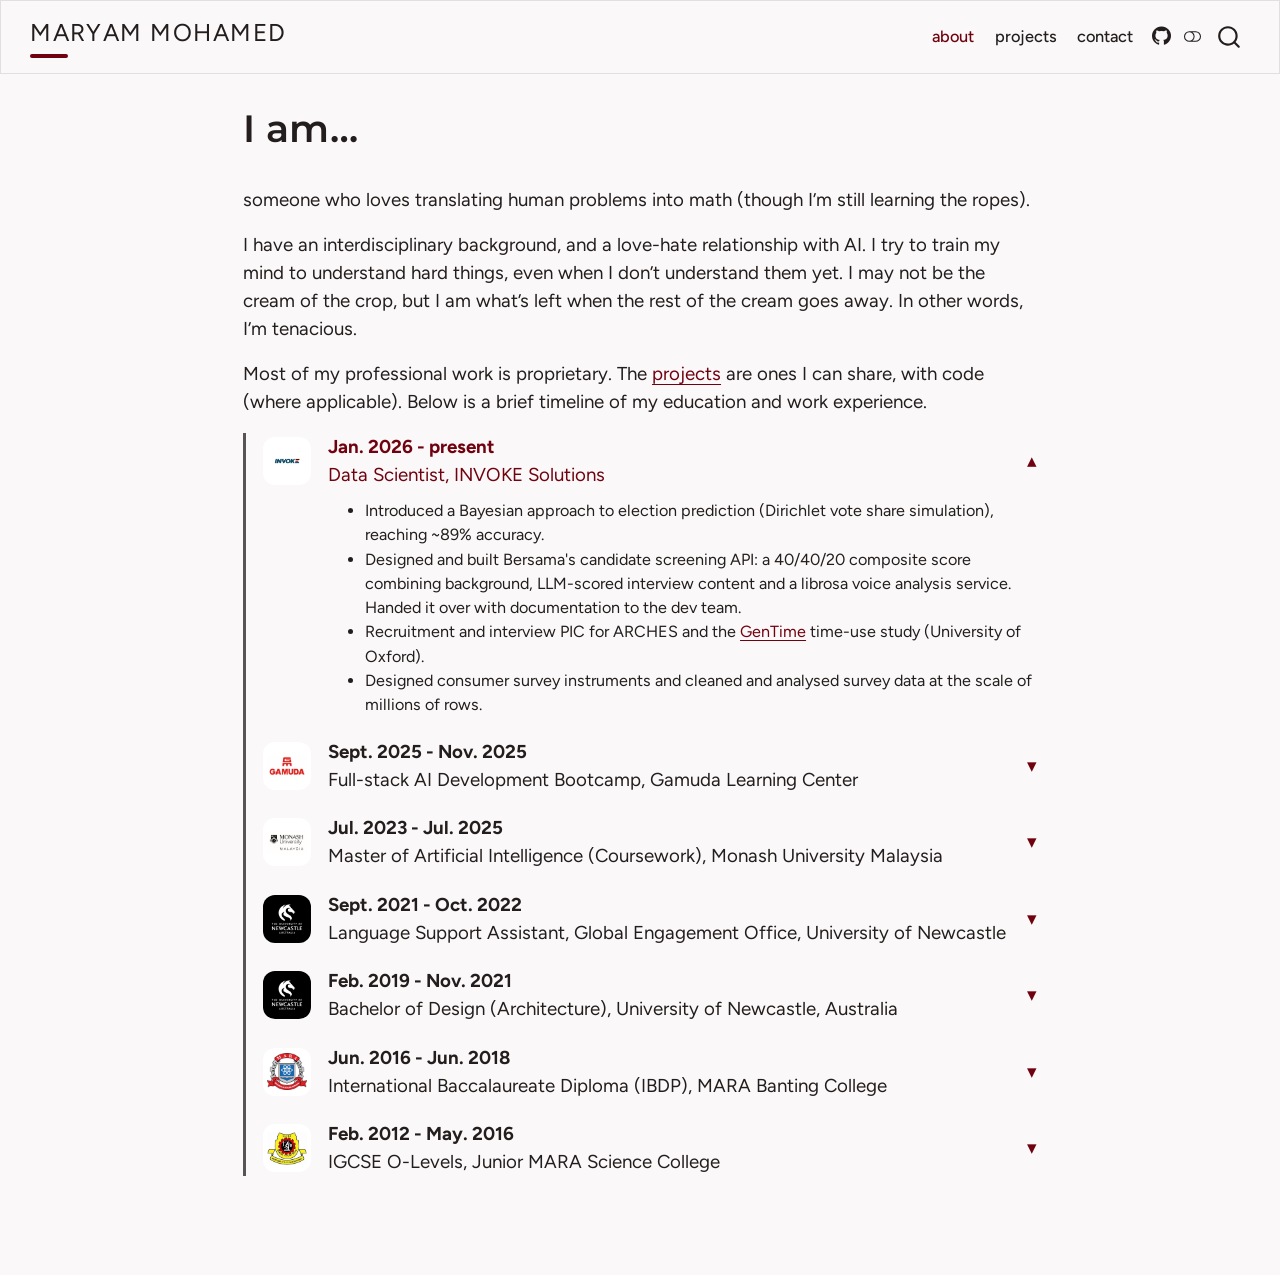
<file: docs/about.html>
<!DOCTYPE html>
<html xmlns="http://www.w3.org/1999/xhtml" lang="en" xml:lang="en"><head>

<meta charset="utf-8">
<meta name="generator" content="quarto-1.10.18">

<meta name="viewport" content="width=device-width, initial-scale=1.0, user-scalable=yes">


<title>About – Maryam Mohamed</title>
<style>
/* Default styles provided by pandoc.
** See https://pandoc.org/MANUAL.html#variables-for-html for config info.
*/
span.smallcaps{font-variant: small-caps;}
div.columns{display: flex; gap: 1.5em;}
div.column{flex: auto;}
@media screen {
div.columns{gap: min(4vw, 1.5em);}
div.column{overflow-x: auto;}
}
div.hanging-indent{margin-left: 1.5em; text-indent: -1.5em;}
ul.task-list{list-style: none;}
ul.task-list li input[type="checkbox"] {
  width: 0.8em;
  margin: 0 0.8em 0.2em -1em; /* quarto-specific, see https://github.com/quarto-dev/quarto-cli/issues/4556 */ 
  vertical-align: middle;
}
</style>


<script src="site_libs/quarto-nav/quarto-nav.js"></script>
<script src="site_libs/quarto-nav/headroom.min.js"></script>
<script src="site_libs/clipboard/clipboard.min.js"></script>
<script src="site_libs/quarto-search/autocomplete.umd.js"></script>
<script src="site_libs/quarto-search/fuse.min.js"></script>
<script src="site_libs/quarto-search/quarto-search.js"></script>
<meta name="quarto:offset" content="./">
<link href="./images/logo.png" rel="icon" type="image/png">
<script src="site_libs/quarto-html/quarto.js" type="module"></script>
<script src="site_libs/quarto-html/tabsets/tabsets.js" type="module"></script>
<script src="site_libs/quarto-html/popper.min.js"></script>
<script src="site_libs/quarto-html/tippy.umd.min.js"></script>
<script src="site_libs/quarto-html/anchor.min.js"></script>
<link href="site_libs/quarto-html/tippy.css" rel="stylesheet">
<link href="site_libs/quarto-html/quarto-syntax-highlighting-4ffc9315a0e0aea7fb861ee41eb61485.css" rel="stylesheet" class="quarto-color-scheme" id="quarto-text-highlighting-styles">
<link href="site_libs/quarto-html/quarto-syntax-highlighting-dark-dad56c6ca80291656006b91b1d5ec8f1.css" rel="stylesheet" class="quarto-color-scheme quarto-color-alternate" id="quarto-text-highlighting-styles">
<link href="site_libs/quarto-html/quarto-syntax-highlighting-4ffc9315a0e0aea7fb861ee41eb61485.css" rel="stylesheet" class="quarto-color-scheme-extra" id="quarto-text-highlighting-styles">
<script src="site_libs/bootstrap/bootstrap.min.js"></script>
<link href="site_libs/bootstrap/bootstrap-icons.css" rel="stylesheet">
<link href="site_libs/bootstrap/bootstrap-9ab8383e6a60ace7a70a84b6d76b96a6.min.css" rel="stylesheet" append-hash="true" class="quarto-color-scheme" id="quarto-bootstrap" data-mode="light">
<link href="site_libs/bootstrap/bootstrap-dark-97ca1bf4bb06ac5b35c1deb2603df031.min.css" rel="stylesheet" append-hash="true" class="quarto-color-scheme quarto-color-alternate" id="quarto-bootstrap" data-mode="dark">
<link href="site_libs/bootstrap/bootstrap-9ab8383e6a60ace7a70a84b6d76b96a6.min.css" rel="stylesheet" append-hash="true" class="quarto-color-scheme-extra" id="quarto-bootstrap" data-mode="light">
<script id="quarto-search-options" type="application/json">{
  "location": "navbar",
  "copy-button": false,
  "collapse-after": 3,
  "panel-placement": "end",
  "type": "overlay",
  "limit": 50,
  "keyboard-shortcut": [
    "f",
    "/",
    "s"
  ],
  "show-item-context": false,
  "language": {
    "search-no-results-text": "No results",
    "search-matching-documents-text": "matching documents",
    "search-copy-link-title": "Copy link to search",
    "search-hide-matches-text": "Hide additional matches",
    "search-more-match-text": "more match in this document",
    "search-more-matches-text": "more matches in this document",
    "search-clear-button-title": "Clear",
    "search-text-placeholder": "",
    "search-detached-cancel-button-title": "Cancel",
    "search-submit-button-title": "Submit",
    "search-label": "Search"
  }
}</script>
<style>html{ scroll-behavior: smooth; }</style>


<link rel="stylesheet" href="assets/mm-styles.css">
</head>

<body class="nav-fixed fullcontent quarto-light"><script id="quarto-html-before-body" type="application/javascript">
    const toggleBodyColorMode = (bsSheetEl) => {
      const mode = bsSheetEl.getAttribute("data-mode");
      const bodyEl = window.document.querySelector("body");
      if (mode === "dark") {
        bodyEl.classList.add("quarto-dark");
        bodyEl.classList.remove("quarto-light");
      } else {
        bodyEl.classList.add("quarto-light");
        bodyEl.classList.remove("quarto-dark");
      }
    }
    const toggleBodyColorPrimary = () => {
      const bsSheetEl = window.document.querySelector("link#quarto-bootstrap:not([rel=disabled-stylesheet])");
      if (bsSheetEl) {
        toggleBodyColorMode(bsSheetEl);
      }
    }
    const setColorSchemeToggle = (alternate) => {
      const toggles = window.document.querySelectorAll('.quarto-color-scheme-toggle');
      for (let i=0; i < toggles.length; i++) {
        const toggle = toggles[i];
        if (toggle) {
          if (alternate) {
            toggle.classList.add("alternate");
          } else {
            toggle.classList.remove("alternate");
          }
        }
      }
    };
    const toggleColorMode = (alternate) => {
      // Switch the stylesheets
      const primaryStylesheets = window.document.querySelectorAll('link.quarto-color-scheme:not(.quarto-color-alternate)');
      const alternateStylesheets = window.document.querySelectorAll('link.quarto-color-scheme.quarto-color-alternate');
      manageTransitions('#quarto-margin-sidebar .nav-link', false);
      if (alternate) {
        // note: dark is layered on light, we don't disable primary!
        enableStylesheet(alternateStylesheets);
        for (const sheetNode of alternateStylesheets) {
          if (sheetNode.id === "quarto-bootstrap") {
            toggleBodyColorMode(sheetNode);
          }
        }
      } else {
        disableStylesheet(alternateStylesheets);
        enableStylesheet(primaryStylesheets)
        toggleBodyColorPrimary();
      }
      manageTransitions('#quarto-margin-sidebar .nav-link', true);
      // Switch the toggles
      setColorSchemeToggle(alternate)
      // Hack to workaround the fact that safari doesn't
      // properly recolor the scrollbar when toggling (#1455)
      if (navigator.userAgent.indexOf('Safari') > 0 && navigator.userAgent.indexOf('Chrome') == -1) {
        manageTransitions("body", false);
        window.scrollTo(0, 1);
        setTimeout(() => {
          window.scrollTo(0, 0);
          manageTransitions("body", true);
        }, 40);
      }
    }
    const disableStylesheet = (stylesheets) => {
      for (let i=0; i < stylesheets.length; i++) {
        const stylesheet = stylesheets[i];
        stylesheet.rel = 'disabled-stylesheet';
      }
    }
    const enableStylesheet = (stylesheets) => {
      for (let i=0; i < stylesheets.length; i++) {
        const stylesheet = stylesheets[i];
        if(stylesheet.rel !== 'stylesheet') { // for Chrome, which will still FOUC without this check
          stylesheet.rel = 'stylesheet';
        }
      }
    }
    const manageTransitions = (selector, allowTransitions) => {
      const els = window.document.querySelectorAll(selector);
      for (let i=0; i < els.length; i++) {
        const el = els[i];
        if (allowTransitions) {
          el.classList.remove('notransition');
        } else {
          el.classList.add('notransition');
        }
      }
    }
    const isFileUrl = () => {
      return window.location.protocol === 'file:';
    }
    const hasAlternateSentinel = () => {
      let styleSentinel = getColorSchemeSentinel();
      if (styleSentinel !== null) {
        return styleSentinel === "alternate";
      } else {
        return false;
      }
    }
    const setStyleSentinel = (alternate) => {
      const value = alternate ? "alternate" : "default";
      if (!isFileUrl()) {
        window.localStorage.setItem("quarto-color-scheme", value);
      } else {
        localAlternateSentinel = value;
      }
    }
    const getColorSchemeSentinel = () => {
      if (!isFileUrl()) {
        const storageValue = window.localStorage.getItem("quarto-color-scheme");
        return storageValue != null ? storageValue : localAlternateSentinel;
      } else {
        return localAlternateSentinel;
      }
    }
    const toggleGiscusIfUsed = (isAlternate, darkModeDefault) => {
      const baseTheme = document.querySelector('#giscus-base-theme')?.value ?? 'light';
      const alternateTheme = document.querySelector('#giscus-alt-theme')?.value ?? 'dark';
      let newTheme = '';
      if(authorPrefersDark) {
        newTheme = isAlternate ? baseTheme : alternateTheme;
      } else {
        newTheme = isAlternate ? alternateTheme : baseTheme;
      }
      const changeGiscusTheme = () => {
        // From: https://github.com/giscus/giscus/issues/336
        const sendMessage = (message) => {
          const iframe = document.querySelector('iframe.giscus-frame');
          if (!iframe) return;
          iframe.contentWindow.postMessage({ giscus: message }, 'https://giscus.app');
        }
        sendMessage({
          setConfig: {
            theme: newTheme
          }
        });
      }
      const isGiscussLoaded = window.document.querySelector('iframe.giscus-frame') !== null;
      if (isGiscussLoaded) {
        changeGiscusTheme();
      }
    };
    const authorPrefersDark = false;
    const darkModeDefault = authorPrefersDark;
      document.querySelector('link#quarto-text-highlighting-styles.quarto-color-scheme-extra').rel = 'disabled-stylesheet';
      document.querySelector('link#quarto-bootstrap.quarto-color-scheme-extra').rel = 'disabled-stylesheet';
    let localAlternateSentinel = darkModeDefault ? 'alternate' : 'default';
    // Dark / light mode switch
    window.quartoToggleColorScheme = () => {
      // Read the current dark / light value
      let toAlternate = !hasAlternateSentinel();
      toggleColorMode(toAlternate);
      setStyleSentinel(toAlternate);
      toggleGiscusIfUsed(toAlternate, darkModeDefault);
      window.dispatchEvent(new Event('resize'));
    };
    // Switch to dark mode if need be
    if (hasAlternateSentinel()) {
      toggleColorMode(true);
    } else {
      toggleColorMode(false);
    }
  </script>

<div id="quarto-search-results"></div>
  <header id="quarto-header" class="headroom fixed-top">
    <nav class="navbar navbar-expand-lg " data-bs-theme="dark">
      <div class="navbar-container container-fluid">
      <div class="navbar-brand-container mx-auto">
    <a class="navbar-brand" href="./index.html">
    <span class="navbar-title">MARYAM MOHAMED<span class="name-bar"></span></span>
    </a>
  </div>
            <div id="quarto-search" class="" title="Search"></div>
          <button class="navbar-toggler" type="button" data-bs-toggle="collapse" data-bs-target="#navbarCollapse" aria-controls="navbarCollapse" role="menu" aria-expanded="false" aria-label="Toggle navigation" onclick="if (window.quartoToggleHeadroom) { window.quartoToggleHeadroom(); }">
  <span class="navbar-toggler-icon"></span>
</button>
          <div class="collapse navbar-collapse" id="navbarCollapse">
            <ul class="navbar-nav navbar-nav-scroll ms-auto">
  <li class="nav-item">
    <a class="nav-link active" href="./about.html" aria-current="page"> 
<span class="menu-text">about</span></a>
  </li>  
  <li class="nav-item">
    <a class="nav-link" href="./projects.html"> 
<span class="menu-text">projects</span></a>
  </li>  
  <li class="nav-item">
    <a class="nav-link" href="./contact.html"> 
<span class="menu-text">contact</span></a>
  </li>  
  <li class="nav-item compact">
    <a class="nav-link" href="https://github.com/mary-emm/mm-portfolio" target="_blank"> <i class="bi bi-github" role="img" aria-label="GitHub">
</i> 
<span class="menu-text"></span></a>
  </li>  
</ul>
          </div> <!-- /navcollapse -->
            <div class="quarto-navbar-tools">
  <a href="" class="quarto-color-scheme-toggle quarto-navigation-tool  px-1" onclick="window.quartoToggleColorScheme(); return false;" title="Toggle dark mode"><i class="bi"></i></a>
</div>
      </div> <!-- /container-fluid -->
    </nav>
</header>
<!-- content -->
<div id="quarto-content" class="quarto-container page-columns page-rows-contents page-layout-article page-navbar">
<!-- sidebar -->
<!-- margin-sidebar -->
    
<!-- main -->
<main class="content" id="quarto-document-content">


<header id="title-block-header" class="quarto-title-block default">
<div class="quarto-title">
<h1 class="title">I am…</h1>
</div>



<div class="quarto-title-meta">

    
  
    
  </div>
  


</header>


<p>someone who loves translating human problems into math (though I’m still learning the ropes).</p>
<p>I have an interdisciplinary background, and a love-hate relationship with AI. I try to train my mind to understand hard things, even when I don’t understand them yet. I may not be the cream of the crop, but I am what’s left when the rest of the cream goes away. In other words, I’m tenacious.</p>
<p>Most of my professional work is proprietary. The <a href="./projects.html">projects</a> are ones I can share, with code (where applicable). Below is a brief timeline of my education and work experience.</p>
<div class="tl">
  <div></div>

  <details open="">
    <summary>
      <img src="images/invokeLogo.png" alt="INVOKE Solutions">
      <span><b>Jan. 2026 - present</b>Data Scientist, INVOKE Solutions</span>
    </summary>
    <div class="more">
      <ul>
        <li>Introduced a Bayesian approach to election prediction (Dirichlet vote share simulation), reaching ~89% accuracy.</li>
        <li>Designed and built Bersama's candidate screening API: a 40/40/20 composite score combining background, LLM-scored interview content and a librosa voice analysis service. Handed it over with documentation to the dev team.</li>
        <li>Recruitment and interview PIC for ARCHES and the <a href="https://www.gentime-project.org/" target="_blank">GenTime</a> time-use study (University of Oxford).</li>
        <li>Designed consumer survey instruments and cleaned and analysed survey data at the scale of millions of rows.</li>

      </ul>
    </div>
  </details>

  <details>
    <summary>
      <img src="images/gamudaLogo.jpg" alt="Gamuda Learning Center">
      <span><b>Sept. 2025 - Nov. 2025</b>Full-stack AI Development Bootcamp, Gamuda Learning Center</span>
    </summary>
    <div class="more">Intensive full-stack AI training in React, Python, FastAPI, SQL and Google Cloud. Our capstone, <b style="display:inline">Ngam-Je</b>, an AI-powered secondhand marketplace, won second place.</div>
  </details>

  <details>
    <summary>
      <img src="images/mumLogo.jpg" alt="Monash University Malaysia">
      <span><b>Jul. 2023 - Jul. 2025</b>Master of Artificial Intelligence (Coursework), Monash University Malaysia</span>
    </summary>
    <div class="more">CGPA:3.56 | WAM: 76.93%.</div>

    <div class="more">Letter of Commendation for Malicious AI and Multi-Agent Systems. Coursework in machine learning, deep learning, statistical methods and Introduction to Data Science.</div>
  </details>

  <details>
    <summary>
      <img src="images/uonLogo.png" alt="University of Newcastle" class="logo-plain">
      <span><b>Sept. 2021 - Oct. 2022</b>Language Support Assistant, Global Engagement Office, University of Newcastle</span>
    </summary>
    <div class="more">Resolved 100+ student inquiries, handled records and data validation, and trained new staff on protocols and database systems.</div>
  </details>

  <details>
    <summary>
      <img src="images/uonLogo.png" alt="University of Newcastle" class="logo-plain">
      <span><b>Feb. 2019 - Nov. 2021</b>Bachelor of Design (Architecture), University of Newcastle, Australia</span>
    </summary>
    <div class="more">GPA: 5.5/7.0. Design studio was my weaker area, but I earned Distinctions in 8 of 10 non-studio units, which reflects stronger analytical and research skills than design instinct. My architecture training still shapes how I structure problems and present them visually.</div>
  </details>

   <details>
    <summary>
      <img src="images/kmbLogo.png" alt="MARA Banting College">
      <span><b>Jun. 2016 - Jun. 2018</b>International Baccalaureate Diploma (IBDP), MARA Banting College</span>
    </summary>
    <div class="more">39/45 points. Malay A: Literature (HL) 7, English B (HL) 7, Economics (HL) 6, Mathematics (SL) 6, Environmental Systems and Societies (SL) 6, Visual Arts (SL) 6.</div>
  </details>

  <details>
    <summary>
      <img src="images/mrsmLogo.jpeg" alt="Junior MARA Science College">
      <span><b>Feb. 2012 - May. 2016</b>IGCSE O-Levels, Junior MARA Science College</span>
    </summary>
    <div class="more">5A 1B. Mathematics A, Biology A, Chemistry A, Physics A, English as a Second Language A, Additional Mathematics B.</div>
  </details>

</div>



</main> <!-- /main -->
<script id="quarto-html-after-body" type="application/javascript">
  window.document.addEventListener("DOMContentLoaded", function (event) {
    // Ensure there is a toggle, if there isn't float one in the top right
    if (window.document.querySelector('.quarto-color-scheme-toggle') === null) {
      const a = window.document.createElement('a');
      a.classList.add('top-right');
      a.classList.add('quarto-color-scheme-toggle');
      a.href = "";
      a.onclick = function() { try { window.quartoToggleColorScheme(); } catch {} return false; };
      const i = window.document.createElement("i");
      i.classList.add('bi');
      a.appendChild(i);
      window.document.body.appendChild(a);
    }
    setColorSchemeToggle(hasAlternateSentinel())
    const icon = "";
    const anchorJS = new window.AnchorJS();
    anchorJS.options = {
      placement: 'right',
      icon: icon
    };
    anchorJS.add('.anchored');
    const isCodeAnnotation = (el) => {
      for (const clz of el.classList) {
        if (clz.startsWith('code-annotation-')) {                     
          return true;
        }
      }
      return false;
    }
    const onCopySuccess = function(e) {
      // button target
      const button = e.trigger;
      // don't keep focus
      button.blur();
      // flash "checked"
      button.classList.add('code-copy-button-checked');
      var currentTitle = button.getAttribute("title");
      button.setAttribute("title", "Copied!");
      let tooltip;
      if (window.bootstrap) {
        button.setAttribute("data-bs-toggle", "tooltip");
        button.setAttribute("data-bs-placement", "left");
        button.setAttribute("data-bs-title", "Copied!");
        tooltip = new bootstrap.Tooltip(button, 
          { trigger: "manual", 
            customClass: "code-copy-button-tooltip",
            offset: [0, -8]});
        tooltip.show();    
      }
      setTimeout(function() {
        if (tooltip) {
          tooltip.hide();
          button.removeAttribute("data-bs-title");
          button.removeAttribute("data-bs-toggle");
          button.removeAttribute("data-bs-placement");
        }
        button.setAttribute("title", currentTitle);
        button.classList.remove('code-copy-button-checked');
      }, 1000);
      // clear code selection
      e.clearSelection();
    }
    const getTextToCopy = function(trigger) {
      const outerScaffold = trigger.parentElement.cloneNode(true);
      const codeEl = outerScaffold.querySelector('code');
      for (const childEl of codeEl.children) {
        if (isCodeAnnotation(childEl)) {
          childEl.remove();
        }
      }
      return codeEl.innerText;
    }
    const clipboard = new window.ClipboardJS('.code-copy-button:not([data-in-quarto-modal])', {
      text: getTextToCopy
    });
    clipboard.on('success', onCopySuccess);
    if (window.document.getElementById('quarto-embedded-source-code-modal')) {
      const clipboardModal = new window.ClipboardJS('.code-copy-button[data-in-quarto-modal]', {
        text: getTextToCopy,
        container: window.document.getElementById('quarto-embedded-source-code-modal')
      });
      clipboardModal.on('success', onCopySuccess);
    }
      var localhostRegex = new RegExp(/^(?:http|https):\/\/localhost\:?[0-9]*\//);
      var mailtoRegex = new RegExp(/^mailto:/);
        var filterRegex = new RegExp('/' + window.location.host + '/');
      var isInternal = (href) => {
          return filterRegex.test(href) || localhostRegex.test(href) || mailtoRegex.test(href);
      }
      // Inspect non-navigation links and adorn them if external
     var links = window.document.querySelectorAll('a[href]:not(.nav-link):not(.navbar-brand):not(.toc-action):not(.sidebar-link):not(.sidebar-item-toggle):not(.pagination-link):not(.no-external):not([aria-hidden]):not(.dropdown-item):not(.quarto-navigation-tool):not(.about-link)');
      for (var i=0; i<links.length; i++) {
        const link = links[i];
        if (!isInternal(link.href)) {
          // undo the damage that might have been done by quarto-nav.js in the case of
          // links that we want to consider external
          if (link.dataset.originalHref !== undefined) {
            link.href = link.dataset.originalHref;
          }
            // target, if specified
            link.setAttribute("target", "_blank");
            if (link.getAttribute("rel") === null) {
              link.setAttribute("rel", "noopener");
            }
        }
      }
    function tippyHover(el, contentFn, onTriggerFn, onUntriggerFn) {
      const config = {
        allowHTML: true,
        maxWidth: 500,
        delay: 100,
        arrow: false,
        appendTo: function(el) {
            return el.parentElement;
        },
        interactive: true,
        interactiveBorder: 10,
        theme: 'quarto',
        placement: 'bottom-start',
      };
      if (contentFn) {
        config.content = contentFn;
      }
      if (onTriggerFn) {
        config.onTrigger = onTriggerFn;
      }
      if (onUntriggerFn) {
        config.onUntrigger = onUntriggerFn;
      }
      window.tippy(el, config); 
    }
    const noterefs = window.document.querySelectorAll('a[role="doc-noteref"]');
    for (var i=0; i<noterefs.length; i++) {
      const ref = noterefs[i];
      tippyHover(ref, function() {
        // use id or data attribute instead here
        let href = ref.getAttribute('data-footnote-href') || ref.getAttribute('href');
        try { href = new URL(href).hash; } catch {}
        const id = href.replace(/^#\/?/, "");
        const note = window.document.getElementById(id);
        if (note) {
          return note.innerHTML;
        } else {
          return "";
        }
      });
    }
    const xrefs = window.document.querySelectorAll('a.quarto-xref');
    const processXRef = (id, note) => {
      // Strip column container classes
      const stripColumnClz = (el) => {
        el.classList.remove("page-full", "page-columns");
        if (el.children) {
          for (const child of el.children) {
            stripColumnClz(child);
          }
        }
      }
      stripColumnClz(note)
      if (id === null || id.startsWith('sec-')) {
        // Special case sections, only their first couple elements
        const container = document.createElement("div");
        if (note.children && note.children.length > 2) {
          container.appendChild(note.children[0].cloneNode(true));
          for (let i = 1; i < note.children.length; i++) {
            const child = note.children[i];
            if (child.tagName === "P" && child.innerText === "") {
              continue;
            } else {
              container.appendChild(child.cloneNode(true));
              break;
            }
          }
          if (window.Quarto?.typesetMath) {
            window.Quarto.typesetMath(container);
          }
          return container.innerHTML
        } else {
          if (window.Quarto?.typesetMath) {
            window.Quarto.typesetMath(note);
          }
          return note.innerHTML;
        }
      } else {
        // Remove any anchor links if they are present
        const anchorLink = note.querySelector('a.anchorjs-link');
        if (anchorLink) {
          anchorLink.remove();
        }
        if (window.Quarto?.typesetMath) {
          window.Quarto.typesetMath(note);
        }
        if (note.classList.contains("callout")) {
          return note.outerHTML;
        } else {
          return note.innerHTML;
        }
      }
    }
    for (var i=0; i<xrefs.length; i++) {
      const xref = xrefs[i];
      tippyHover(xref, undefined, function(instance) {
        instance.disable();
        let url = xref.getAttribute('href');
        let hash = undefined; 
        if (url.startsWith('#')) {
          hash = url;
        } else {
          try { hash = new URL(url).hash; } catch {}
        }
        if (hash) {
          const id = hash.replace(/^#\/?/, "");
          const note = window.document.getElementById(id);
          if (note !== null) {
            try {
              const html = processXRef(id, note.cloneNode(true));
              instance.setContent(html);
            } finally {
              instance.enable();
              instance.show();
            }
          } else {
            // See if we can fetch this
            fetch(url.split('#')[0])
            .then(res => res.text())
            .then(html => {
              const parser = new DOMParser();
              const htmlDoc = parser.parseFromString(html, "text/html");
              const note = htmlDoc.getElementById(id);
              if (note !== null) {
                const html = processXRef(id, note);
                instance.setContent(html);
              } 
            }).finally(() => {
              instance.enable();
              instance.show();
            });
          }
        } else {
          // See if we can fetch a full url (with no hash to target)
          // This is a special case and we should probably do some content thinning / targeting
          fetch(url)
          .then(res => res.text())
          .then(html => {
            const parser = new DOMParser();
            const htmlDoc = parser.parseFromString(html, "text/html");
            const note = htmlDoc.querySelector('main.content');
            if (note !== null) {
              // This should only happen for chapter cross references
              // (since there is no id in the URL)
              // remove the first header
              if (note.children.length > 0 && note.children[0].tagName === "HEADER") {
                note.children[0].remove();
              }
              const html = processXRef(null, note);
              instance.setContent(html);
            } 
          }).finally(() => {
            instance.enable();
            instance.show();
          });
        }
      }, function(instance) {
      });
    }
        let selectedAnnoteEl;
        const selectorForAnnotation = ( cell, annotation) => {
          let cellAttr = 'data-code-cell="' + cell + '"';
          let lineAttr = 'data-code-annotation="' +  annotation + '"';
          const selector = 'span[' + cellAttr + '][' + lineAttr + ']';
          return selector;
        }
        const selectCodeLines = (annoteEl) => {
          const doc = window.document;
          const targetCell = annoteEl.getAttribute("data-target-cell");
          const targetAnnotation = annoteEl.getAttribute("data-target-annotation");
          const annoteSpan = window.document.querySelector(selectorForAnnotation(targetCell, targetAnnotation));
          const lines = annoteSpan.getAttribute("data-code-lines").split(",");
          const lineIds = lines.map((line) => {
            return targetCell + "-" + line;
          })
          let top = null;
          let height = null;
          let parent = null;
          if (lineIds.length > 0) {
              //compute the position of the single el (top and bottom and make a div)
              const el = window.document.getElementById(lineIds[0]);
              top = el.offsetTop;
              height = el.offsetHeight;
              parent = el.parentElement.parentElement;
            if (lineIds.length > 1) {
              const lastEl = window.document.getElementById(lineIds[lineIds.length - 1]);
              const bottom = lastEl.offsetTop + lastEl.offsetHeight;
              height = bottom - top;
            }
            if (top !== null && height !== null && parent !== null) {
              // cook up a div (if necessary) and position it 
              let div = window.document.getElementById("code-annotation-line-highlight");
              if (div === null) {
                div = window.document.createElement("div");
                div.setAttribute("id", "code-annotation-line-highlight");
                div.style.position = 'absolute';
                parent.appendChild(div);
              }
              div.style.top = top - 2 + "px";
              div.style.height = height + 4 + "px";
              div.style.left = 0;
              let gutterDiv = window.document.getElementById("code-annotation-line-highlight-gutter");
              if (gutterDiv === null) {
                gutterDiv = window.document.createElement("div");
                gutterDiv.setAttribute("id", "code-annotation-line-highlight-gutter");
                gutterDiv.style.position = 'absolute';
                const codeCell = window.document.getElementById(targetCell);
                const gutter = codeCell.querySelector('.code-annotation-gutter');
                gutter.appendChild(gutterDiv);
              }
              gutterDiv.style.top = top - 2 + "px";
              gutterDiv.style.height = height + 4 + "px";
            }
            selectedAnnoteEl = annoteEl;
          }
        };
        const unselectCodeLines = () => {
          const elementsIds = ["code-annotation-line-highlight", "code-annotation-line-highlight-gutter"];
          elementsIds.forEach((elId) => {
            const div = window.document.getElementById(elId);
            if (div) {
              div.remove();
            }
          });
          selectedAnnoteEl = undefined;
        };
          // Handle positioning of the toggle
      window.addEventListener(
        "resize",
        throttle(() => {
          elRect = undefined;
          if (selectedAnnoteEl) {
            selectCodeLines(selectedAnnoteEl);
          }
        }, 10)
      );
      function throttle(fn, ms) {
      let throttle = false;
      let timer;
        return (...args) => {
          if(!throttle) { // first call gets through
              fn.apply(this, args);
              throttle = true;
          } else { // all the others get throttled
              if(timer) clearTimeout(timer); // cancel #2
              timer = setTimeout(() => {
                fn.apply(this, args);
                timer = throttle = false;
              }, ms);
          }
        };
      }
        // Attach click handler to the DT
        const annoteDls = window.document.querySelectorAll('dt[data-target-cell]');
        for (const annoteDlNode of annoteDls) {
          annoteDlNode.addEventListener('click', (event) => {
            const clickedEl = event.target;
            if (clickedEl !== selectedAnnoteEl) {
              unselectCodeLines();
              const activeEl = window.document.querySelector('dt[data-target-cell].code-annotation-active');
              if (activeEl) {
                activeEl.classList.remove('code-annotation-active');
              }
              selectCodeLines(clickedEl);
              clickedEl.classList.add('code-annotation-active');
            } else {
              // Unselect the line
              unselectCodeLines();
              clickedEl.classList.remove('code-annotation-active');
            }
          });
        }
    const findCites = (el) => {
      const parentEl = el.parentElement;
      if (parentEl) {
        const cites = parentEl.dataset.cites;
        if (cites) {
          return {
            el,
            cites: cites.split(' ')
          };
        } else {
          return findCites(el.parentElement)
        }
      } else {
        return undefined;
      }
    };
    var bibliorefs = window.document.querySelectorAll('a[role="doc-biblioref"]');
    for (var i=0; i<bibliorefs.length; i++) {
      const ref = bibliorefs[i];
      const citeInfo = findCites(ref);
      if (citeInfo) {
        tippyHover(citeInfo.el, function() {
          var popup = window.document.createElement('div');
          citeInfo.cites.forEach(function(cite) {
            var citeDiv = window.document.createElement('div');
            citeDiv.classList.add('hanging-indent');
            citeDiv.classList.add('csl-entry');
            var biblioDiv = window.document.getElementById('ref-' + cite);
            if (biblioDiv) {
              citeDiv.innerHTML = biblioDiv.innerHTML;
            }
            popup.appendChild(citeDiv);
          });
          return popup.innerHTML;
        });
      }
    }
  });
  </script>
</div> <!-- /content -->




<script src="site_libs/quarto-html/zenscroll-min.js"></script>
</body></html>
</file>
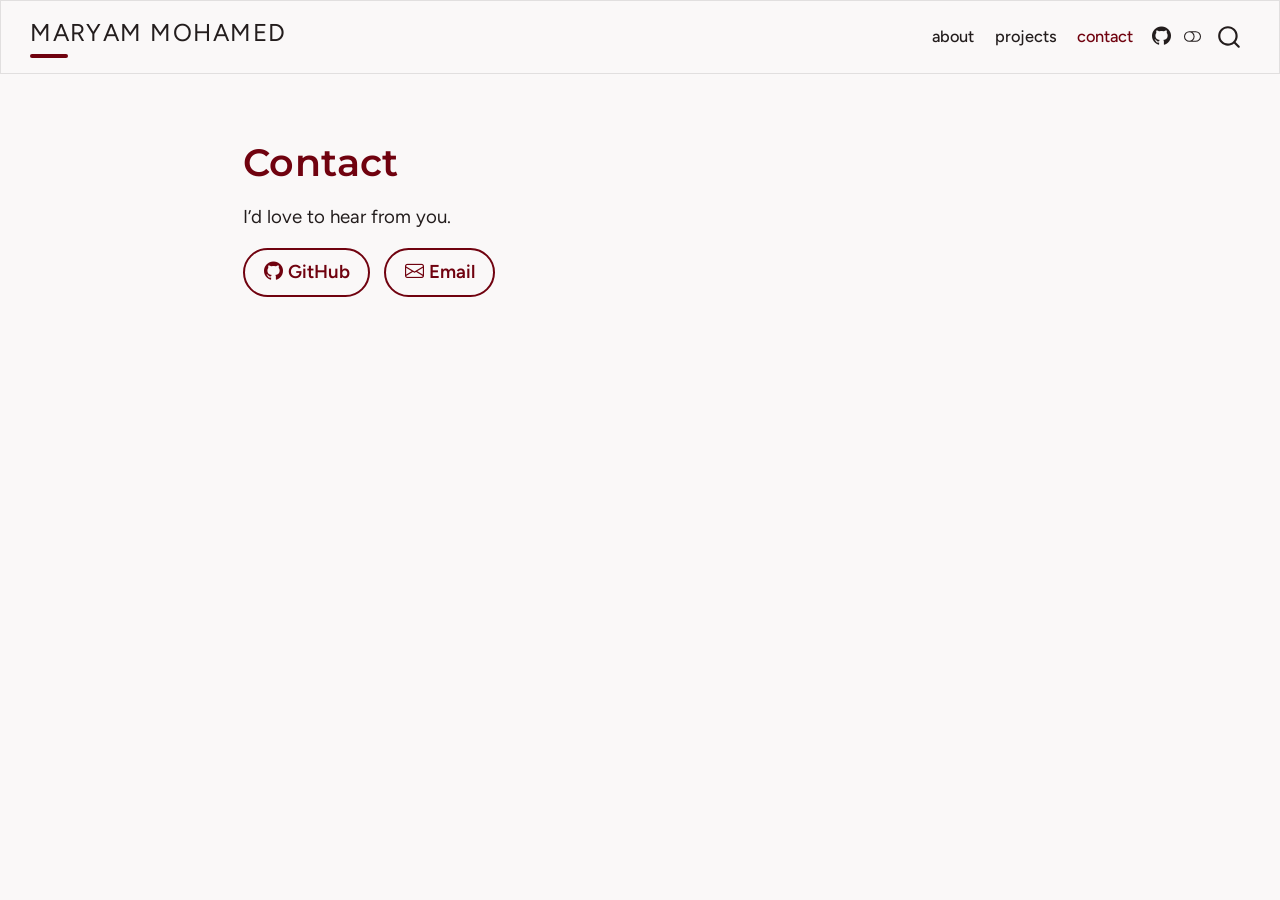
<file: docs/contact.html>
<!DOCTYPE html>
<html xmlns="http://www.w3.org/1999/xhtml" lang="en" xml:lang="en"><head>

<meta charset="utf-8">
<meta name="generator" content="quarto-1.10.18">

<meta name="viewport" content="width=device-width, initial-scale=1.0, user-scalable=yes">


<title>Contact – Maryam Mohamed</title>
<style>
/* Default styles provided by pandoc.
** See https://pandoc.org/MANUAL.html#variables-for-html for config info.
*/
span.smallcaps{font-variant: small-caps;}
div.columns{display: flex; gap: 1.5em;}
div.column{flex: auto;}
@media screen {
div.columns{gap: min(4vw, 1.5em);}
div.column{overflow-x: auto;}
}
div.hanging-indent{margin-left: 1.5em; text-indent: -1.5em;}
ul.task-list{list-style: none;}
ul.task-list li input[type="checkbox"] {
  width: 0.8em;
  margin: 0 0.8em 0.2em -1em; /* quarto-specific, see https://github.com/quarto-dev/quarto-cli/issues/4556 */ 
  vertical-align: middle;
}
</style>


<script src="site_libs/quarto-nav/quarto-nav.js"></script>
<script src="site_libs/quarto-nav/headroom.min.js"></script>
<script src="site_libs/clipboard/clipboard.min.js"></script>
<script src="site_libs/quarto-search/autocomplete.umd.js"></script>
<script src="site_libs/quarto-search/fuse.min.js"></script>
<script src="site_libs/quarto-search/quarto-search.js"></script>
<meta name="quarto:offset" content="./">
<link href="./images/logo.png" rel="icon" type="image/png">
<script src="site_libs/quarto-html/quarto.js" type="module"></script>
<script src="site_libs/quarto-html/tabsets/tabsets.js" type="module"></script>
<script src="site_libs/quarto-html/popper.min.js"></script>
<script src="site_libs/quarto-html/tippy.umd.min.js"></script>
<script src="site_libs/quarto-html/anchor.min.js"></script>
<link href="site_libs/quarto-html/tippy.css" rel="stylesheet">
<link href="site_libs/quarto-html/quarto-syntax-highlighting-4ffc9315a0e0aea7fb861ee41eb61485.css" rel="stylesheet" class="quarto-color-scheme" id="quarto-text-highlighting-styles">
<link href="site_libs/quarto-html/quarto-syntax-highlighting-dark-dad56c6ca80291656006b91b1d5ec8f1.css" rel="stylesheet" class="quarto-color-scheme quarto-color-alternate" id="quarto-text-highlighting-styles">
<link href="site_libs/quarto-html/quarto-syntax-highlighting-4ffc9315a0e0aea7fb861ee41eb61485.css" rel="stylesheet" class="quarto-color-scheme-extra" id="quarto-text-highlighting-styles">
<script src="site_libs/bootstrap/bootstrap.min.js"></script>
<link href="site_libs/bootstrap/bootstrap-icons.css" rel="stylesheet">
<link href="site_libs/bootstrap/bootstrap-9ab8383e6a60ace7a70a84b6d76b96a6.min.css" rel="stylesheet" append-hash="true" class="quarto-color-scheme" id="quarto-bootstrap" data-mode="light">
<link href="site_libs/bootstrap/bootstrap-dark-97ca1bf4bb06ac5b35c1deb2603df031.min.css" rel="stylesheet" append-hash="true" class="quarto-color-scheme quarto-color-alternate" id="quarto-bootstrap" data-mode="dark">
<link href="site_libs/bootstrap/bootstrap-9ab8383e6a60ace7a70a84b6d76b96a6.min.css" rel="stylesheet" append-hash="true" class="quarto-color-scheme-extra" id="quarto-bootstrap" data-mode="light">
<script id="quarto-search-options" type="application/json">{
  "location": "navbar",
  "copy-button": false,
  "collapse-after": 3,
  "panel-placement": "end",
  "type": "overlay",
  "limit": 50,
  "keyboard-shortcut": [
    "f",
    "/",
    "s"
  ],
  "show-item-context": false,
  "language": {
    "search-no-results-text": "No results",
    "search-matching-documents-text": "matching documents",
    "search-copy-link-title": "Copy link to search",
    "search-hide-matches-text": "Hide additional matches",
    "search-more-match-text": "more match in this document",
    "search-more-matches-text": "more matches in this document",
    "search-clear-button-title": "Clear",
    "search-text-placeholder": "",
    "search-detached-cancel-button-title": "Cancel",
    "search-submit-button-title": "Submit",
    "search-label": "Search"
  }
}</script>
<style>html{ scroll-behavior: smooth; }</style>


<link rel="stylesheet" href="assets/mm-styles.css">
</head>

<body class="nav-fixed fullcontent quarto-light"><script id="quarto-html-before-body" type="application/javascript">
    const toggleBodyColorMode = (bsSheetEl) => {
      const mode = bsSheetEl.getAttribute("data-mode");
      const bodyEl = window.document.querySelector("body");
      if (mode === "dark") {
        bodyEl.classList.add("quarto-dark");
        bodyEl.classList.remove("quarto-light");
      } else {
        bodyEl.classList.add("quarto-light");
        bodyEl.classList.remove("quarto-dark");
      }
    }
    const toggleBodyColorPrimary = () => {
      const bsSheetEl = window.document.querySelector("link#quarto-bootstrap:not([rel=disabled-stylesheet])");
      if (bsSheetEl) {
        toggleBodyColorMode(bsSheetEl);
      }
    }
    const setColorSchemeToggle = (alternate) => {
      const toggles = window.document.querySelectorAll('.quarto-color-scheme-toggle');
      for (let i=0; i < toggles.length; i++) {
        const toggle = toggles[i];
        if (toggle) {
          if (alternate) {
            toggle.classList.add("alternate");
          } else {
            toggle.classList.remove("alternate");
          }
        }
      }
    };
    const toggleColorMode = (alternate) => {
      // Switch the stylesheets
      const primaryStylesheets = window.document.querySelectorAll('link.quarto-color-scheme:not(.quarto-color-alternate)');
      const alternateStylesheets = window.document.querySelectorAll('link.quarto-color-scheme.quarto-color-alternate');
      manageTransitions('#quarto-margin-sidebar .nav-link', false);
      if (alternate) {
        // note: dark is layered on light, we don't disable primary!
        enableStylesheet(alternateStylesheets);
        for (const sheetNode of alternateStylesheets) {
          if (sheetNode.id === "quarto-bootstrap") {
            toggleBodyColorMode(sheetNode);
          }
        }
      } else {
        disableStylesheet(alternateStylesheets);
        enableStylesheet(primaryStylesheets)
        toggleBodyColorPrimary();
      }
      manageTransitions('#quarto-margin-sidebar .nav-link', true);
      // Switch the toggles
      setColorSchemeToggle(alternate)
      // Hack to workaround the fact that safari doesn't
      // properly recolor the scrollbar when toggling (#1455)
      if (navigator.userAgent.indexOf('Safari') > 0 && navigator.userAgent.indexOf('Chrome') == -1) {
        manageTransitions("body", false);
        window.scrollTo(0, 1);
        setTimeout(() => {
          window.scrollTo(0, 0);
          manageTransitions("body", true);
        }, 40);
      }
    }
    const disableStylesheet = (stylesheets) => {
      for (let i=0; i < stylesheets.length; i++) {
        const stylesheet = stylesheets[i];
        stylesheet.rel = 'disabled-stylesheet';
      }
    }
    const enableStylesheet = (stylesheets) => {
      for (let i=0; i < stylesheets.length; i++) {
        const stylesheet = stylesheets[i];
        if(stylesheet.rel !== 'stylesheet') { // for Chrome, which will still FOUC without this check
          stylesheet.rel = 'stylesheet';
        }
      }
    }
    const manageTransitions = (selector, allowTransitions) => {
      const els = window.document.querySelectorAll(selector);
      for (let i=0; i < els.length; i++) {
        const el = els[i];
        if (allowTransitions) {
          el.classList.remove('notransition');
        } else {
          el.classList.add('notransition');
        }
      }
    }
    const isFileUrl = () => {
      return window.location.protocol === 'file:';
    }
    const hasAlternateSentinel = () => {
      let styleSentinel = getColorSchemeSentinel();
      if (styleSentinel !== null) {
        return styleSentinel === "alternate";
      } else {
        return false;
      }
    }
    const setStyleSentinel = (alternate) => {
      const value = alternate ? "alternate" : "default";
      if (!isFileUrl()) {
        window.localStorage.setItem("quarto-color-scheme", value);
      } else {
        localAlternateSentinel = value;
      }
    }
    const getColorSchemeSentinel = () => {
      if (!isFileUrl()) {
        const storageValue = window.localStorage.getItem("quarto-color-scheme");
        return storageValue != null ? storageValue : localAlternateSentinel;
      } else {
        return localAlternateSentinel;
      }
    }
    const toggleGiscusIfUsed = (isAlternate, darkModeDefault) => {
      const baseTheme = document.querySelector('#giscus-base-theme')?.value ?? 'light';
      const alternateTheme = document.querySelector('#giscus-alt-theme')?.value ?? 'dark';
      let newTheme = '';
      if(authorPrefersDark) {
        newTheme = isAlternate ? baseTheme : alternateTheme;
      } else {
        newTheme = isAlternate ? alternateTheme : baseTheme;
      }
      const changeGiscusTheme = () => {
        // From: https://github.com/giscus/giscus/issues/336
        const sendMessage = (message) => {
          const iframe = document.querySelector('iframe.giscus-frame');
          if (!iframe) return;
          iframe.contentWindow.postMessage({ giscus: message }, 'https://giscus.app');
        }
        sendMessage({
          setConfig: {
            theme: newTheme
          }
        });
      }
      const isGiscussLoaded = window.document.querySelector('iframe.giscus-frame') !== null;
      if (isGiscussLoaded) {
        changeGiscusTheme();
      }
    };
    const authorPrefersDark = false;
    const darkModeDefault = authorPrefersDark;
      document.querySelector('link#quarto-text-highlighting-styles.quarto-color-scheme-extra').rel = 'disabled-stylesheet';
      document.querySelector('link#quarto-bootstrap.quarto-color-scheme-extra').rel = 'disabled-stylesheet';
    let localAlternateSentinel = darkModeDefault ? 'alternate' : 'default';
    // Dark / light mode switch
    window.quartoToggleColorScheme = () => {
      // Read the current dark / light value
      let toAlternate = !hasAlternateSentinel();
      toggleColorMode(toAlternate);
      setStyleSentinel(toAlternate);
      toggleGiscusIfUsed(toAlternate, darkModeDefault);
      window.dispatchEvent(new Event('resize'));
    };
    // Switch to dark mode if need be
    if (hasAlternateSentinel()) {
      toggleColorMode(true);
    } else {
      toggleColorMode(false);
    }
  </script>

<div id="quarto-search-results"></div>
  <header id="quarto-header" class="headroom fixed-top">
    <nav class="navbar navbar-expand-lg " data-bs-theme="dark">
      <div class="navbar-container container-fluid">
      <div class="navbar-brand-container mx-auto">
    <a class="navbar-brand" href="./index.html">
    <span class="navbar-title">MARYAM MOHAMED<span class="name-bar"></span></span>
    </a>
  </div>
            <div id="quarto-search" class="" title="Search"></div>
          <button class="navbar-toggler" type="button" data-bs-toggle="collapse" data-bs-target="#navbarCollapse" aria-controls="navbarCollapse" role="menu" aria-expanded="false" aria-label="Toggle navigation" onclick="if (window.quartoToggleHeadroom) { window.quartoToggleHeadroom(); }">
  <span class="navbar-toggler-icon"></span>
</button>
          <div class="collapse navbar-collapse" id="navbarCollapse">
            <ul class="navbar-nav navbar-nav-scroll ms-auto">
  <li class="nav-item">
    <a class="nav-link" href="./about.html"> 
<span class="menu-text">about</span></a>
  </li>  
  <li class="nav-item">
    <a class="nav-link" href="./projects.html"> 
<span class="menu-text">projects</span></a>
  </li>  
  <li class="nav-item">
    <a class="nav-link active" href="./contact.html" aria-current="page"> 
<span class="menu-text">contact</span></a>
  </li>  
  <li class="nav-item compact">
    <a class="nav-link" href="https://github.com/mary-emm/mm-portfolio" target="_blank"> <i class="bi bi-github" role="img" aria-label="GitHub">
</i> 
<span class="menu-text"></span></a>
  </li>  
</ul>
          </div> <!-- /navcollapse -->
            <div class="quarto-navbar-tools">
  <a href="" class="quarto-color-scheme-toggle quarto-navigation-tool  px-1" onclick="window.quartoToggleColorScheme(); return false;" title="Toggle dark mode"><i class="bi"></i></a>
</div>
      </div> <!-- /container-fluid -->
    </nav>
</header>
<!-- content -->
<div id="quarto-content" class="quarto-container page-columns page-rows-contents page-layout-article page-navbar">
<!-- sidebar -->
<!-- margin-sidebar -->
    
<!-- main -->
<main class="content" id="quarto-document-content"><header id="title-block-header" class="quarto-title-block"></header>





<section id="contact" class="level1">
<h1><span class="accent">Contact</span></h1>
<p>I’d love to hear from you.</p>
<p><a href="https://github.com/mary-emm" class="btn-mm" target="_blank"><i class="bi bi-github"></i> GitHub</a> <a href="mailto:maryamalfaiz06@gmail.com" class="btn-mm"><i class="bi bi-envelope"></i> Email</a></p>


</section>

</main> <!-- /main -->
<script id="quarto-html-after-body" type="application/javascript">
  window.document.addEventListener("DOMContentLoaded", function (event) {
    // Ensure there is a toggle, if there isn't float one in the top right
    if (window.document.querySelector('.quarto-color-scheme-toggle') === null) {
      const a = window.document.createElement('a');
      a.classList.add('top-right');
      a.classList.add('quarto-color-scheme-toggle');
      a.href = "";
      a.onclick = function() { try { window.quartoToggleColorScheme(); } catch {} return false; };
      const i = window.document.createElement("i");
      i.classList.add('bi');
      a.appendChild(i);
      window.document.body.appendChild(a);
    }
    setColorSchemeToggle(hasAlternateSentinel())
    const icon = "";
    const anchorJS = new window.AnchorJS();
    anchorJS.options = {
      placement: 'right',
      icon: icon
    };
    anchorJS.add('.anchored');
    const isCodeAnnotation = (el) => {
      for (const clz of el.classList) {
        if (clz.startsWith('code-annotation-')) {                     
          return true;
        }
      }
      return false;
    }
    const onCopySuccess = function(e) {
      // button target
      const button = e.trigger;
      // don't keep focus
      button.blur();
      // flash "checked"
      button.classList.add('code-copy-button-checked');
      var currentTitle = button.getAttribute("title");
      button.setAttribute("title", "Copied!");
      let tooltip;
      if (window.bootstrap) {
        button.setAttribute("data-bs-toggle", "tooltip");
        button.setAttribute("data-bs-placement", "left");
        button.setAttribute("data-bs-title", "Copied!");
        tooltip = new bootstrap.Tooltip(button, 
          { trigger: "manual", 
            customClass: "code-copy-button-tooltip",
            offset: [0, -8]});
        tooltip.show();    
      }
      setTimeout(function() {
        if (tooltip) {
          tooltip.hide();
          button.removeAttribute("data-bs-title");
          button.removeAttribute("data-bs-toggle");
          button.removeAttribute("data-bs-placement");
        }
        button.setAttribute("title", currentTitle);
        button.classList.remove('code-copy-button-checked');
      }, 1000);
      // clear code selection
      e.clearSelection();
    }
    const getTextToCopy = function(trigger) {
      const outerScaffold = trigger.parentElement.cloneNode(true);
      const codeEl = outerScaffold.querySelector('code');
      for (const childEl of codeEl.children) {
        if (isCodeAnnotation(childEl)) {
          childEl.remove();
        }
      }
      return codeEl.innerText;
    }
    const clipboard = new window.ClipboardJS('.code-copy-button:not([data-in-quarto-modal])', {
      text: getTextToCopy
    });
    clipboard.on('success', onCopySuccess);
    if (window.document.getElementById('quarto-embedded-source-code-modal')) {
      const clipboardModal = new window.ClipboardJS('.code-copy-button[data-in-quarto-modal]', {
        text: getTextToCopy,
        container: window.document.getElementById('quarto-embedded-source-code-modal')
      });
      clipboardModal.on('success', onCopySuccess);
    }
      var localhostRegex = new RegExp(/^(?:http|https):\/\/localhost\:?[0-9]*\//);
      var mailtoRegex = new RegExp(/^mailto:/);
        var filterRegex = new RegExp('/' + window.location.host + '/');
      var isInternal = (href) => {
          return filterRegex.test(href) || localhostRegex.test(href) || mailtoRegex.test(href);
      }
      // Inspect non-navigation links and adorn them if external
     var links = window.document.querySelectorAll('a[href]:not(.nav-link):not(.navbar-brand):not(.toc-action):not(.sidebar-link):not(.sidebar-item-toggle):not(.pagination-link):not(.no-external):not([aria-hidden]):not(.dropdown-item):not(.quarto-navigation-tool):not(.about-link)');
      for (var i=0; i<links.length; i++) {
        const link = links[i];
        if (!isInternal(link.href)) {
          // undo the damage that might have been done by quarto-nav.js in the case of
          // links that we want to consider external
          if (link.dataset.originalHref !== undefined) {
            link.href = link.dataset.originalHref;
          }
            // target, if specified
            link.setAttribute("target", "_blank");
            if (link.getAttribute("rel") === null) {
              link.setAttribute("rel", "noopener");
            }
        }
      }
    function tippyHover(el, contentFn, onTriggerFn, onUntriggerFn) {
      const config = {
        allowHTML: true,
        maxWidth: 500,
        delay: 100,
        arrow: false,
        appendTo: function(el) {
            return el.parentElement;
        },
        interactive: true,
        interactiveBorder: 10,
        theme: 'quarto',
        placement: 'bottom-start',
      };
      if (contentFn) {
        config.content = contentFn;
      }
      if (onTriggerFn) {
        config.onTrigger = onTriggerFn;
      }
      if (onUntriggerFn) {
        config.onUntrigger = onUntriggerFn;
      }
      window.tippy(el, config); 
    }
    const noterefs = window.document.querySelectorAll('a[role="doc-noteref"]');
    for (var i=0; i<noterefs.length; i++) {
      const ref = noterefs[i];
      tippyHover(ref, function() {
        // use id or data attribute instead here
        let href = ref.getAttribute('data-footnote-href') || ref.getAttribute('href');
        try { href = new URL(href).hash; } catch {}
        const id = href.replace(/^#\/?/, "");
        const note = window.document.getElementById(id);
        if (note) {
          return note.innerHTML;
        } else {
          return "";
        }
      });
    }
    const xrefs = window.document.querySelectorAll('a.quarto-xref');
    const processXRef = (id, note) => {
      // Strip column container classes
      const stripColumnClz = (el) => {
        el.classList.remove("page-full", "page-columns");
        if (el.children) {
          for (const child of el.children) {
            stripColumnClz(child);
          }
        }
      }
      stripColumnClz(note)
      if (id === null || id.startsWith('sec-')) {
        // Special case sections, only their first couple elements
        const container = document.createElement("div");
        if (note.children && note.children.length > 2) {
          container.appendChild(note.children[0].cloneNode(true));
          for (let i = 1; i < note.children.length; i++) {
            const child = note.children[i];
            if (child.tagName === "P" && child.innerText === "") {
              continue;
            } else {
              container.appendChild(child.cloneNode(true));
              break;
            }
          }
          if (window.Quarto?.typesetMath) {
            window.Quarto.typesetMath(container);
          }
          return container.innerHTML
        } else {
          if (window.Quarto?.typesetMath) {
            window.Quarto.typesetMath(note);
          }
          return note.innerHTML;
        }
      } else {
        // Remove any anchor links if they are present
        const anchorLink = note.querySelector('a.anchorjs-link');
        if (anchorLink) {
          anchorLink.remove();
        }
        if (window.Quarto?.typesetMath) {
          window.Quarto.typesetMath(note);
        }
        if (note.classList.contains("callout")) {
          return note.outerHTML;
        } else {
          return note.innerHTML;
        }
      }
    }
    for (var i=0; i<xrefs.length; i++) {
      const xref = xrefs[i];
      tippyHover(xref, undefined, function(instance) {
        instance.disable();
        let url = xref.getAttribute('href');
        let hash = undefined; 
        if (url.startsWith('#')) {
          hash = url;
        } else {
          try { hash = new URL(url).hash; } catch {}
        }
        if (hash) {
          const id = hash.replace(/^#\/?/, "");
          const note = window.document.getElementById(id);
          if (note !== null) {
            try {
              const html = processXRef(id, note.cloneNode(true));
              instance.setContent(html);
            } finally {
              instance.enable();
              instance.show();
            }
          } else {
            // See if we can fetch this
            fetch(url.split('#')[0])
            .then(res => res.text())
            .then(html => {
              const parser = new DOMParser();
              const htmlDoc = parser.parseFromString(html, "text/html");
              const note = htmlDoc.getElementById(id);
              if (note !== null) {
                const html = processXRef(id, note);
                instance.setContent(html);
              } 
            }).finally(() => {
              instance.enable();
              instance.show();
            });
          }
        } else {
          // See if we can fetch a full url (with no hash to target)
          // This is a special case and we should probably do some content thinning / targeting
          fetch(url)
          .then(res => res.text())
          .then(html => {
            const parser = new DOMParser();
            const htmlDoc = parser.parseFromString(html, "text/html");
            const note = htmlDoc.querySelector('main.content');
            if (note !== null) {
              // This should only happen for chapter cross references
              // (since there is no id in the URL)
              // remove the first header
              if (note.children.length > 0 && note.children[0].tagName === "HEADER") {
                note.children[0].remove();
              }
              const html = processXRef(null, note);
              instance.setContent(html);
            } 
          }).finally(() => {
            instance.enable();
            instance.show();
          });
        }
      }, function(instance) {
      });
    }
        let selectedAnnoteEl;
        const selectorForAnnotation = ( cell, annotation) => {
          let cellAttr = 'data-code-cell="' + cell + '"';
          let lineAttr = 'data-code-annotation="' +  annotation + '"';
          const selector = 'span[' + cellAttr + '][' + lineAttr + ']';
          return selector;
        }
        const selectCodeLines = (annoteEl) => {
          const doc = window.document;
          const targetCell = annoteEl.getAttribute("data-target-cell");
          const targetAnnotation = annoteEl.getAttribute("data-target-annotation");
          const annoteSpan = window.document.querySelector(selectorForAnnotation(targetCell, targetAnnotation));
          const lines = annoteSpan.getAttribute("data-code-lines").split(",");
          const lineIds = lines.map((line) => {
            return targetCell + "-" + line;
          })
          let top = null;
          let height = null;
          let parent = null;
          if (lineIds.length > 0) {
              //compute the position of the single el (top and bottom and make a div)
              const el = window.document.getElementById(lineIds[0]);
              top = el.offsetTop;
              height = el.offsetHeight;
              parent = el.parentElement.parentElement;
            if (lineIds.length > 1) {
              const lastEl = window.document.getElementById(lineIds[lineIds.length - 1]);
              const bottom = lastEl.offsetTop + lastEl.offsetHeight;
              height = bottom - top;
            }
            if (top !== null && height !== null && parent !== null) {
              // cook up a div (if necessary) and position it 
              let div = window.document.getElementById("code-annotation-line-highlight");
              if (div === null) {
                div = window.document.createElement("div");
                div.setAttribute("id", "code-annotation-line-highlight");
                div.style.position = 'absolute';
                parent.appendChild(div);
              }
              div.style.top = top - 2 + "px";
              div.style.height = height + 4 + "px";
              div.style.left = 0;
              let gutterDiv = window.document.getElementById("code-annotation-line-highlight-gutter");
              if (gutterDiv === null) {
                gutterDiv = window.document.createElement("div");
                gutterDiv.setAttribute("id", "code-annotation-line-highlight-gutter");
                gutterDiv.style.position = 'absolute';
                const codeCell = window.document.getElementById(targetCell);
                const gutter = codeCell.querySelector('.code-annotation-gutter');
                gutter.appendChild(gutterDiv);
              }
              gutterDiv.style.top = top - 2 + "px";
              gutterDiv.style.height = height + 4 + "px";
            }
            selectedAnnoteEl = annoteEl;
          }
        };
        const unselectCodeLines = () => {
          const elementsIds = ["code-annotation-line-highlight", "code-annotation-line-highlight-gutter"];
          elementsIds.forEach((elId) => {
            const div = window.document.getElementById(elId);
            if (div) {
              div.remove();
            }
          });
          selectedAnnoteEl = undefined;
        };
          // Handle positioning of the toggle
      window.addEventListener(
        "resize",
        throttle(() => {
          elRect = undefined;
          if (selectedAnnoteEl) {
            selectCodeLines(selectedAnnoteEl);
          }
        }, 10)
      );
      function throttle(fn, ms) {
      let throttle = false;
      let timer;
        return (...args) => {
          if(!throttle) { // first call gets through
              fn.apply(this, args);
              throttle = true;
          } else { // all the others get throttled
              if(timer) clearTimeout(timer); // cancel #2
              timer = setTimeout(() => {
                fn.apply(this, args);
                timer = throttle = false;
              }, ms);
          }
        };
      }
        // Attach click handler to the DT
        const annoteDls = window.document.querySelectorAll('dt[data-target-cell]');
        for (const annoteDlNode of annoteDls) {
          annoteDlNode.addEventListener('click', (event) => {
            const clickedEl = event.target;
            if (clickedEl !== selectedAnnoteEl) {
              unselectCodeLines();
              const activeEl = window.document.querySelector('dt[data-target-cell].code-annotation-active');
              if (activeEl) {
                activeEl.classList.remove('code-annotation-active');
              }
              selectCodeLines(clickedEl);
              clickedEl.classList.add('code-annotation-active');
            } else {
              // Unselect the line
              unselectCodeLines();
              clickedEl.classList.remove('code-annotation-active');
            }
          });
        }
    const findCites = (el) => {
      const parentEl = el.parentElement;
      if (parentEl) {
        const cites = parentEl.dataset.cites;
        if (cites) {
          return {
            el,
            cites: cites.split(' ')
          };
        } else {
          return findCites(el.parentElement)
        }
      } else {
        return undefined;
      }
    };
    var bibliorefs = window.document.querySelectorAll('a[role="doc-biblioref"]');
    for (var i=0; i<bibliorefs.length; i++) {
      const ref = bibliorefs[i];
      const citeInfo = findCites(ref);
      if (citeInfo) {
        tippyHover(citeInfo.el, function() {
          var popup = window.document.createElement('div');
          citeInfo.cites.forEach(function(cite) {
            var citeDiv = window.document.createElement('div');
            citeDiv.classList.add('hanging-indent');
            citeDiv.classList.add('csl-entry');
            var biblioDiv = window.document.getElementById('ref-' + cite);
            if (biblioDiv) {
              citeDiv.innerHTML = biblioDiv.innerHTML;
            }
            popup.appendChild(citeDiv);
          });
          return popup.innerHTML;
        });
      }
    }
  });
  </script>
</div> <!-- /content -->




<script src="site_libs/quarto-html/zenscroll-min.js"></script>
</body></html>
</file>
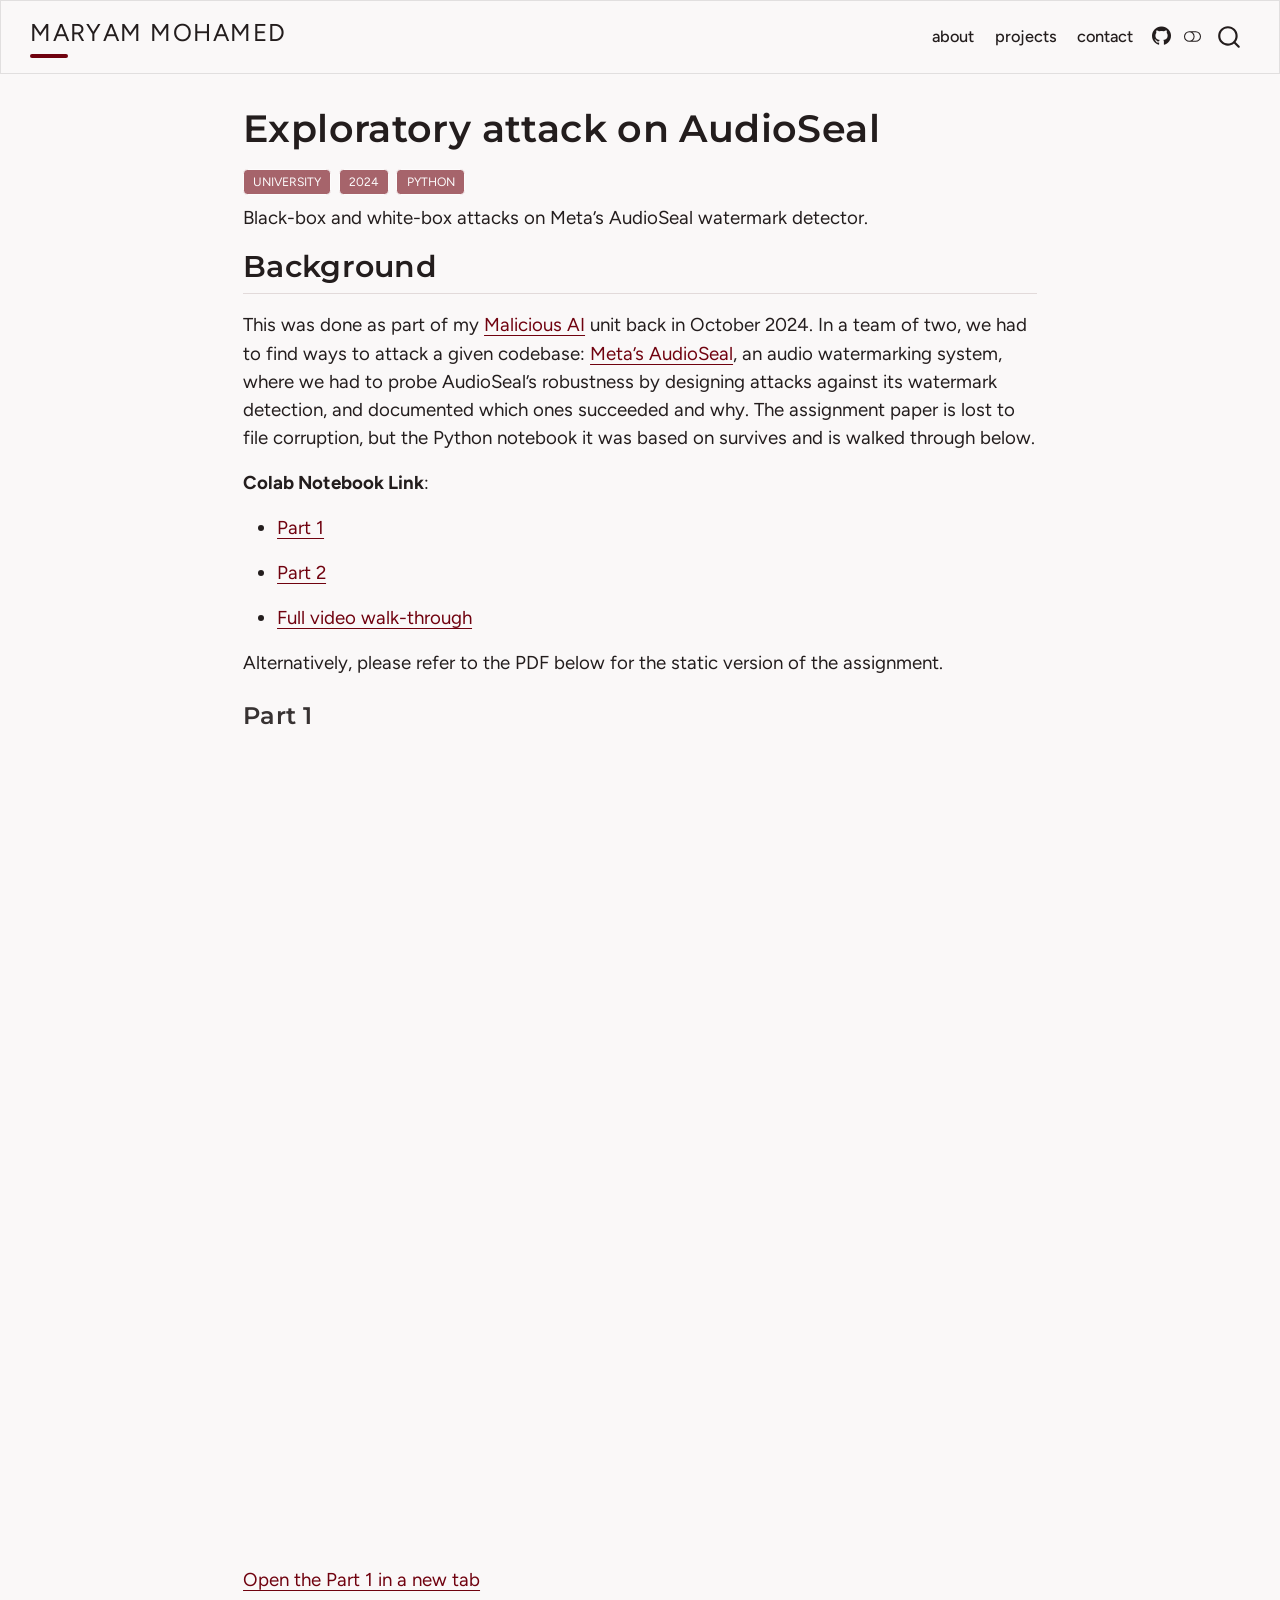
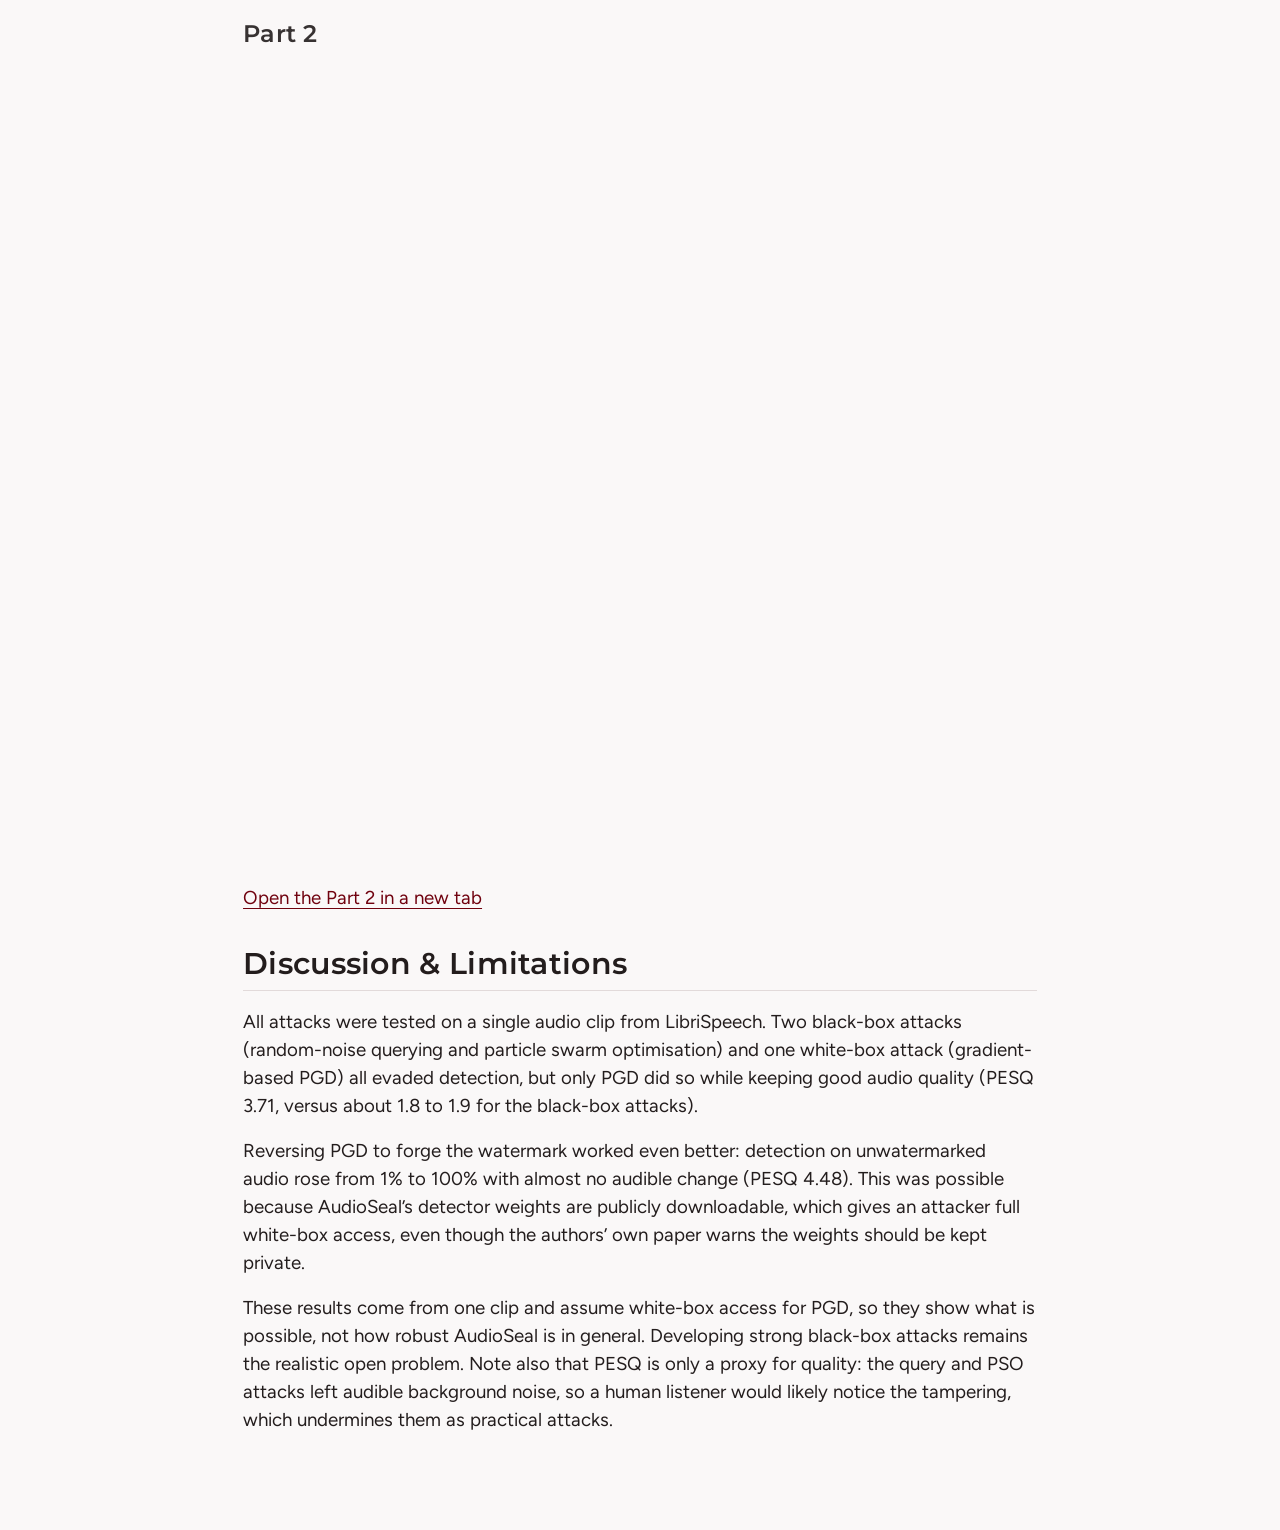
<file: docs/projects/audio-seal/audio-seal.html>
<!DOCTYPE html>
<html xmlns="http://www.w3.org/1999/xhtml" lang="en" xml:lang="en"><head>

<meta charset="utf-8">
<meta name="generator" content="quarto-1.10.18">

<meta name="viewport" content="width=device-width, initial-scale=1.0, user-scalable=yes">

<meta name="description" content="Black-box and white-box attacks on Meta’s AudioSeal watermark detector.">

<title>Exploratory attack on AudioSeal – Maryam Mohamed</title>
<style>
/* Default styles provided by pandoc.
** See https://pandoc.org/MANUAL.html#variables-for-html for config info.
*/
span.smallcaps{font-variant: small-caps;}
div.columns{display: flex; gap: 1.5em;}
div.column{flex: auto;}
@media screen {
div.columns{gap: min(4vw, 1.5em);}
div.column{overflow-x: auto;}
}
div.hanging-indent{margin-left: 1.5em; text-indent: -1.5em;}
ul.task-list{list-style: none;}
ul.task-list li input[type="checkbox"] {
  width: 0.8em;
  margin: 0 0.8em 0.2em -1em; /* quarto-specific, see https://github.com/quarto-dev/quarto-cli/issues/4556 */ 
  vertical-align: middle;
}
</style>


<script src="../../site_libs/quarto-nav/quarto-nav.js"></script>
<script src="../../site_libs/quarto-nav/headroom.min.js"></script>
<script src="../../site_libs/clipboard/clipboard.min.js"></script>
<script src="../../site_libs/quarto-search/autocomplete.umd.js"></script>
<script src="../../site_libs/quarto-search/fuse.min.js"></script>
<script src="../../site_libs/quarto-search/quarto-search.js"></script>
<meta name="quarto:offset" content="../../">
<link href="../../images/logo.png" rel="icon" type="image/png">
<script src="../../site_libs/quarto-html/quarto.js" type="module"></script>
<script src="../../site_libs/quarto-html/tabsets/tabsets.js" type="module"></script>
<script src="../../site_libs/quarto-html/popper.min.js"></script>
<script src="../../site_libs/quarto-html/tippy.umd.min.js"></script>
<script src="../../site_libs/quarto-html/anchor.min.js"></script>
<link href="../../site_libs/quarto-html/tippy.css" rel="stylesheet">
<link href="../../site_libs/quarto-html/quarto-syntax-highlighting-4ffc9315a0e0aea7fb861ee41eb61485.css" rel="stylesheet" class="quarto-color-scheme" id="quarto-text-highlighting-styles">
<link href="../../site_libs/quarto-html/quarto-syntax-highlighting-dark-dad56c6ca80291656006b91b1d5ec8f1.css" rel="stylesheet" class="quarto-color-scheme quarto-color-alternate" id="quarto-text-highlighting-styles">
<link href="../../site_libs/quarto-html/quarto-syntax-highlighting-4ffc9315a0e0aea7fb861ee41eb61485.css" rel="stylesheet" class="quarto-color-scheme-extra" id="quarto-text-highlighting-styles">
<script src="../../site_libs/bootstrap/bootstrap.min.js"></script>
<link href="../../site_libs/bootstrap/bootstrap-icons.css" rel="stylesheet">
<link href="../../site_libs/bootstrap/bootstrap-9ab8383e6a60ace7a70a84b6d76b96a6.min.css" rel="stylesheet" append-hash="true" class="quarto-color-scheme" id="quarto-bootstrap" data-mode="light">
<link href="../../site_libs/bootstrap/bootstrap-dark-97ca1bf4bb06ac5b35c1deb2603df031.min.css" rel="stylesheet" append-hash="true" class="quarto-color-scheme quarto-color-alternate" id="quarto-bootstrap" data-mode="dark">
<link href="../../site_libs/bootstrap/bootstrap-9ab8383e6a60ace7a70a84b6d76b96a6.min.css" rel="stylesheet" append-hash="true" class="quarto-color-scheme-extra" id="quarto-bootstrap" data-mode="light">
<script id="quarto-search-options" type="application/json">{
  "location": "navbar",
  "copy-button": false,
  "collapse-after": 3,
  "panel-placement": "end",
  "type": "overlay",
  "limit": 50,
  "keyboard-shortcut": [
    "f",
    "/",
    "s"
  ],
  "show-item-context": false,
  "language": {
    "search-no-results-text": "No results",
    "search-matching-documents-text": "matching documents",
    "search-copy-link-title": "Copy link to search",
    "search-hide-matches-text": "Hide additional matches",
    "search-more-match-text": "more match in this document",
    "search-more-matches-text": "more matches in this document",
    "search-clear-button-title": "Clear",
    "search-text-placeholder": "",
    "search-detached-cancel-button-title": "Cancel",
    "search-submit-button-title": "Submit",
    "search-label": "Search"
  }
}</script>
<style>html{ scroll-behavior: smooth; }</style>


<link rel="stylesheet" href="../../assets/mm-styles.css">
</head>

<body class="nav-fixed fullcontent quarto-light"><script id="quarto-html-before-body" type="application/javascript">
    const toggleBodyColorMode = (bsSheetEl) => {
      const mode = bsSheetEl.getAttribute("data-mode");
      const bodyEl = window.document.querySelector("body");
      if (mode === "dark") {
        bodyEl.classList.add("quarto-dark");
        bodyEl.classList.remove("quarto-light");
      } else {
        bodyEl.classList.add("quarto-light");
        bodyEl.classList.remove("quarto-dark");
      }
    }
    const toggleBodyColorPrimary = () => {
      const bsSheetEl = window.document.querySelector("link#quarto-bootstrap:not([rel=disabled-stylesheet])");
      if (bsSheetEl) {
        toggleBodyColorMode(bsSheetEl);
      }
    }
    const setColorSchemeToggle = (alternate) => {
      const toggles = window.document.querySelectorAll('.quarto-color-scheme-toggle');
      for (let i=0; i < toggles.length; i++) {
        const toggle = toggles[i];
        if (toggle) {
          if (alternate) {
            toggle.classList.add("alternate");
          } else {
            toggle.classList.remove("alternate");
          }
        }
      }
    };
    const toggleColorMode = (alternate) => {
      // Switch the stylesheets
      const primaryStylesheets = window.document.querySelectorAll('link.quarto-color-scheme:not(.quarto-color-alternate)');
      const alternateStylesheets = window.document.querySelectorAll('link.quarto-color-scheme.quarto-color-alternate');
      manageTransitions('#quarto-margin-sidebar .nav-link', false);
      if (alternate) {
        // note: dark is layered on light, we don't disable primary!
        enableStylesheet(alternateStylesheets);
        for (const sheetNode of alternateStylesheets) {
          if (sheetNode.id === "quarto-bootstrap") {
            toggleBodyColorMode(sheetNode);
          }
        }
      } else {
        disableStylesheet(alternateStylesheets);
        enableStylesheet(primaryStylesheets)
        toggleBodyColorPrimary();
      }
      manageTransitions('#quarto-margin-sidebar .nav-link', true);
      // Switch the toggles
      setColorSchemeToggle(alternate)
      // Hack to workaround the fact that safari doesn't
      // properly recolor the scrollbar when toggling (#1455)
      if (navigator.userAgent.indexOf('Safari') > 0 && navigator.userAgent.indexOf('Chrome') == -1) {
        manageTransitions("body", false);
        window.scrollTo(0, 1);
        setTimeout(() => {
          window.scrollTo(0, 0);
          manageTransitions("body", true);
        }, 40);
      }
    }
    const disableStylesheet = (stylesheets) => {
      for (let i=0; i < stylesheets.length; i++) {
        const stylesheet = stylesheets[i];
        stylesheet.rel = 'disabled-stylesheet';
      }
    }
    const enableStylesheet = (stylesheets) => {
      for (let i=0; i < stylesheets.length; i++) {
        const stylesheet = stylesheets[i];
        if(stylesheet.rel !== 'stylesheet') { // for Chrome, which will still FOUC without this check
          stylesheet.rel = 'stylesheet';
        }
      }
    }
    const manageTransitions = (selector, allowTransitions) => {
      const els = window.document.querySelectorAll(selector);
      for (let i=0; i < els.length; i++) {
        const el = els[i];
        if (allowTransitions) {
          el.classList.remove('notransition');
        } else {
          el.classList.add('notransition');
        }
      }
    }
    const isFileUrl = () => {
      return window.location.protocol === 'file:';
    }
    const hasAlternateSentinel = () => {
      let styleSentinel = getColorSchemeSentinel();
      if (styleSentinel !== null) {
        return styleSentinel === "alternate";
      } else {
        return false;
      }
    }
    const setStyleSentinel = (alternate) => {
      const value = alternate ? "alternate" : "default";
      if (!isFileUrl()) {
        window.localStorage.setItem("quarto-color-scheme", value);
      } else {
        localAlternateSentinel = value;
      }
    }
    const getColorSchemeSentinel = () => {
      if (!isFileUrl()) {
        const storageValue = window.localStorage.getItem("quarto-color-scheme");
        return storageValue != null ? storageValue : localAlternateSentinel;
      } else {
        return localAlternateSentinel;
      }
    }
    const toggleGiscusIfUsed = (isAlternate, darkModeDefault) => {
      const baseTheme = document.querySelector('#giscus-base-theme')?.value ?? 'light';
      const alternateTheme = document.querySelector('#giscus-alt-theme')?.value ?? 'dark';
      let newTheme = '';
      if(authorPrefersDark) {
        newTheme = isAlternate ? baseTheme : alternateTheme;
      } else {
        newTheme = isAlternate ? alternateTheme : baseTheme;
      }
      const changeGiscusTheme = () => {
        // From: https://github.com/giscus/giscus/issues/336
        const sendMessage = (message) => {
          const iframe = document.querySelector('iframe.giscus-frame');
          if (!iframe) return;
          iframe.contentWindow.postMessage({ giscus: message }, 'https://giscus.app');
        }
        sendMessage({
          setConfig: {
            theme: newTheme
          }
        });
      }
      const isGiscussLoaded = window.document.querySelector('iframe.giscus-frame') !== null;
      if (isGiscussLoaded) {
        changeGiscusTheme();
      }
    };
    const authorPrefersDark = false;
    const darkModeDefault = authorPrefersDark;
      document.querySelector('link#quarto-text-highlighting-styles.quarto-color-scheme-extra').rel = 'disabled-stylesheet';
      document.querySelector('link#quarto-bootstrap.quarto-color-scheme-extra').rel = 'disabled-stylesheet';
    let localAlternateSentinel = darkModeDefault ? 'alternate' : 'default';
    // Dark / light mode switch
    window.quartoToggleColorScheme = () => {
      // Read the current dark / light value
      let toAlternate = !hasAlternateSentinel();
      toggleColorMode(toAlternate);
      setStyleSentinel(toAlternate);
      toggleGiscusIfUsed(toAlternate, darkModeDefault);
      window.dispatchEvent(new Event('resize'));
    };
    // Switch to dark mode if need be
    if (hasAlternateSentinel()) {
      toggleColorMode(true);
    } else {
      toggleColorMode(false);
    }
  </script>

<div id="quarto-search-results"></div>
  <header id="quarto-header" class="headroom fixed-top">
    <nav class="navbar navbar-expand-lg " data-bs-theme="dark">
      <div class="navbar-container container-fluid">
      <div class="navbar-brand-container mx-auto">
    <a class="navbar-brand" href="../../index.html">
    <span class="navbar-title">MARYAM MOHAMED<span class="name-bar"></span></span>
    </a>
  </div>
            <div id="quarto-search" class="" title="Search"></div>
          <button class="navbar-toggler" type="button" data-bs-toggle="collapse" data-bs-target="#navbarCollapse" aria-controls="navbarCollapse" role="menu" aria-expanded="false" aria-label="Toggle navigation" onclick="if (window.quartoToggleHeadroom) { window.quartoToggleHeadroom(); }">
  <span class="navbar-toggler-icon"></span>
</button>
          <div class="collapse navbar-collapse" id="navbarCollapse">
            <ul class="navbar-nav navbar-nav-scroll ms-auto">
  <li class="nav-item">
    <a class="nav-link" href="../../about.html"> 
<span class="menu-text">about</span></a>
  </li>  
  <li class="nav-item">
    <a class="nav-link" href="../../projects.html"> 
<span class="menu-text">projects</span></a>
  </li>  
  <li class="nav-item">
    <a class="nav-link" href="../../contact.html"> 
<span class="menu-text">contact</span></a>
  </li>  
  <li class="nav-item compact">
    <a class="nav-link" href="https://github.com/mary-emm/mm-portfolio" target="_blank"> <i class="bi bi-github" role="img" aria-label="GitHub">
</i> 
<span class="menu-text"></span></a>
  </li>  
</ul>
          </div> <!-- /navcollapse -->
            <div class="quarto-navbar-tools">
  <a href="" class="quarto-color-scheme-toggle quarto-navigation-tool  px-1" onclick="window.quartoToggleColorScheme(); return false;" title="Toggle dark mode"><i class="bi"></i></a>
</div>
      </div> <!-- /container-fluid -->
    </nav>
</header>
<!-- content -->
<div id="quarto-content" class="quarto-container page-columns page-rows-contents page-layout-article page-navbar">
<!-- sidebar -->
<!-- margin-sidebar -->
    
<!-- main -->
<main class="content" id="quarto-document-content">


<header id="title-block-header" class="quarto-title-block default">
<div class="quarto-title">
<h1 class="title">Exploratory attack on AudioSeal</h1>
  <div class="quarto-categories">
    <div class="quarto-category">University</div>
    <div class="quarto-category">2024</div>
    <div class="quarto-category">Python</div>
  </div>
  </div>

<div>
  <div class="description">
    Black-box and white-box attacks on Meta’s AudioSeal watermark detector.
  </div>
</div>


<div class="quarto-title-meta">

    
  
    
  </div>
  


</header>


<section id="background" class="level2">
<h2 class="anchored" data-anchor-id="background">Background</h2>
<p>This was done as part of my <a href="https://handbook.monash.edu/2026/units/FIT5230" target="_blank">Malicious AI</a> unit back in October 2024. In a team of two, we had to find ways to attack a given codebase: <a href="https://github.com/facebookresearch/audioseal" target="_blank">Meta’s AudioSeal</a>, an audio watermarking system, where we had to probe AudioSeal’s robustness by designing attacks against its watermark detection, and documented which ones succeeded and why. The assignment paper is lost to file corruption, but the Python notebook it was based on survives and is walked through below.</p>
<p><strong>Colab Notebook Link</strong>:</p>
<ul>
<li><p><a href="https://colab.research.google.com/drive/1EANT7beE-bFD1wf-PkPdoY_hwJv9Rn-C?usp=sharing" target="_blank">Part 1</a></p></li>
<li><p><a href="https://colab.research.google.com/drive/1d37qD4tOUlBQm-ljGnJ1SR_W9sySi698?usp=sharing" target="_blank">Part 2</a></p></li>
<li><p><a href="https://drive.google.com/file/d/1maU-v6ogcqVm44KTq76UqZnToVrqsKzL/view?usp=sharing" target="_blank">Full video walk-through</a></p></li>
</ul>
<p>Alternatively, please refer to the PDF below for the static version of the assignment.</p>
<section id="part-1" class="level3">
<h3 class="anchored" data-anchor-id="part-1">Part 1</h3>
<iframe src="audioseal-notebook-p1.pdf" width="100%" height="800" style="border:0;"></iframe>
<p><a href="audioseal-notebook-p1.pdf" target="_blank">Open the Part 1 in a new tab</a></p>
</section>
<section id="part-2" class="level3">
<h3 class="anchored" data-anchor-id="part-2">Part 2</h3>
<iframe src="audioseal-notebook-p2.pdf" width="100%" height="800" style="border:0;"></iframe>
<p><a href="audioseal-notebook-p2.pdf" target="_blank">Open the Part 2 in a new tab</a></p>
</section>
</section>
<section id="discussion-limitations" class="level2">
<h2 class="anchored" data-anchor-id="discussion-limitations">Discussion &amp; Limitations</h2>
<p>All attacks were tested on a single audio clip from LibriSpeech. Two black-box attacks (random-noise querying and particle swarm optimisation) and one white-box attack (gradient-based PGD) all evaded detection, but only PGD did so while keeping good audio quality (PESQ 3.71, versus about 1.8 to 1.9 for the black-box attacks).</p>
<p>Reversing PGD to forge the watermark worked even better: detection on unwatermarked audio rose from 1% to 100% with almost no audible change (PESQ 4.48). This was possible because AudioSeal’s detector weights are publicly downloadable, which gives an attacker full white-box access, even though the authors’ own paper warns the weights should be kept private.</p>
<p>These results come from one clip and assume white-box access for PGD, so they show what is possible, not how robust AudioSeal is in general. Developing strong black-box attacks remains the realistic open problem. Note also that PESQ is only a proxy for quality: the query and PSO attacks left audible background noise, so a human listener would likely notice the tampering, which undermines them as practical attacks.</p>


</section>

</main> <!-- /main -->
<script id="quarto-html-after-body" type="application/javascript">
  window.document.addEventListener("DOMContentLoaded", function (event) {
    // Ensure there is a toggle, if there isn't float one in the top right
    if (window.document.querySelector('.quarto-color-scheme-toggle') === null) {
      const a = window.document.createElement('a');
      a.classList.add('top-right');
      a.classList.add('quarto-color-scheme-toggle');
      a.href = "";
      a.onclick = function() { try { window.quartoToggleColorScheme(); } catch {} return false; };
      const i = window.document.createElement("i");
      i.classList.add('bi');
      a.appendChild(i);
      window.document.body.appendChild(a);
    }
    setColorSchemeToggle(hasAlternateSentinel())
    const icon = "";
    const anchorJS = new window.AnchorJS();
    anchorJS.options = {
      placement: 'right',
      icon: icon
    };
    anchorJS.add('.anchored');
    const isCodeAnnotation = (el) => {
      for (const clz of el.classList) {
        if (clz.startsWith('code-annotation-')) {                     
          return true;
        }
      }
      return false;
    }
    const onCopySuccess = function(e) {
      // button target
      const button = e.trigger;
      // don't keep focus
      button.blur();
      // flash "checked"
      button.classList.add('code-copy-button-checked');
      var currentTitle = button.getAttribute("title");
      button.setAttribute("title", "Copied!");
      let tooltip;
      if (window.bootstrap) {
        button.setAttribute("data-bs-toggle", "tooltip");
        button.setAttribute("data-bs-placement", "left");
        button.setAttribute("data-bs-title", "Copied!");
        tooltip = new bootstrap.Tooltip(button, 
          { trigger: "manual", 
            customClass: "code-copy-button-tooltip",
            offset: [0, -8]});
        tooltip.show();    
      }
      setTimeout(function() {
        if (tooltip) {
          tooltip.hide();
          button.removeAttribute("data-bs-title");
          button.removeAttribute("data-bs-toggle");
          button.removeAttribute("data-bs-placement");
        }
        button.setAttribute("title", currentTitle);
        button.classList.remove('code-copy-button-checked');
      }, 1000);
      // clear code selection
      e.clearSelection();
    }
    const getTextToCopy = function(trigger) {
      const outerScaffold = trigger.parentElement.cloneNode(true);
      const codeEl = outerScaffold.querySelector('code');
      for (const childEl of codeEl.children) {
        if (isCodeAnnotation(childEl)) {
          childEl.remove();
        }
      }
      return codeEl.innerText;
    }
    const clipboard = new window.ClipboardJS('.code-copy-button:not([data-in-quarto-modal])', {
      text: getTextToCopy
    });
    clipboard.on('success', onCopySuccess);
    if (window.document.getElementById('quarto-embedded-source-code-modal')) {
      const clipboardModal = new window.ClipboardJS('.code-copy-button[data-in-quarto-modal]', {
        text: getTextToCopy,
        container: window.document.getElementById('quarto-embedded-source-code-modal')
      });
      clipboardModal.on('success', onCopySuccess);
    }
      var localhostRegex = new RegExp(/^(?:http|https):\/\/localhost\:?[0-9]*\//);
      var mailtoRegex = new RegExp(/^mailto:/);
        var filterRegex = new RegExp('/' + window.location.host + '/');
      var isInternal = (href) => {
          return filterRegex.test(href) || localhostRegex.test(href) || mailtoRegex.test(href);
      }
      // Inspect non-navigation links and adorn them if external
     var links = window.document.querySelectorAll('a[href]:not(.nav-link):not(.navbar-brand):not(.toc-action):not(.sidebar-link):not(.sidebar-item-toggle):not(.pagination-link):not(.no-external):not([aria-hidden]):not(.dropdown-item):not(.quarto-navigation-tool):not(.about-link)');
      for (var i=0; i<links.length; i++) {
        const link = links[i];
        if (!isInternal(link.href)) {
          // undo the damage that might have been done by quarto-nav.js in the case of
          // links that we want to consider external
          if (link.dataset.originalHref !== undefined) {
            link.href = link.dataset.originalHref;
          }
            // target, if specified
            link.setAttribute("target", "_blank");
            if (link.getAttribute("rel") === null) {
              link.setAttribute("rel", "noopener");
            }
        }
      }
    function tippyHover(el, contentFn, onTriggerFn, onUntriggerFn) {
      const config = {
        allowHTML: true,
        maxWidth: 500,
        delay: 100,
        arrow: false,
        appendTo: function(el) {
            return el.parentElement;
        },
        interactive: true,
        interactiveBorder: 10,
        theme: 'quarto',
        placement: 'bottom-start',
      };
      if (contentFn) {
        config.content = contentFn;
      }
      if (onTriggerFn) {
        config.onTrigger = onTriggerFn;
      }
      if (onUntriggerFn) {
        config.onUntrigger = onUntriggerFn;
      }
      window.tippy(el, config); 
    }
    const noterefs = window.document.querySelectorAll('a[role="doc-noteref"]');
    for (var i=0; i<noterefs.length; i++) {
      const ref = noterefs[i];
      tippyHover(ref, function() {
        // use id or data attribute instead here
        let href = ref.getAttribute('data-footnote-href') || ref.getAttribute('href');
        try { href = new URL(href).hash; } catch {}
        const id = href.replace(/^#\/?/, "");
        const note = window.document.getElementById(id);
        if (note) {
          return note.innerHTML;
        } else {
          return "";
        }
      });
    }
    const xrefs = window.document.querySelectorAll('a.quarto-xref');
    const processXRef = (id, note) => {
      // Strip column container classes
      const stripColumnClz = (el) => {
        el.classList.remove("page-full", "page-columns");
        if (el.children) {
          for (const child of el.children) {
            stripColumnClz(child);
          }
        }
      }
      stripColumnClz(note)
      if (id === null || id.startsWith('sec-')) {
        // Special case sections, only their first couple elements
        const container = document.createElement("div");
        if (note.children && note.children.length > 2) {
          container.appendChild(note.children[0].cloneNode(true));
          for (let i = 1; i < note.children.length; i++) {
            const child = note.children[i];
            if (child.tagName === "P" && child.innerText === "") {
              continue;
            } else {
              container.appendChild(child.cloneNode(true));
              break;
            }
          }
          if (window.Quarto?.typesetMath) {
            window.Quarto.typesetMath(container);
          }
          return container.innerHTML
        } else {
          if (window.Quarto?.typesetMath) {
            window.Quarto.typesetMath(note);
          }
          return note.innerHTML;
        }
      } else {
        // Remove any anchor links if they are present
        const anchorLink = note.querySelector('a.anchorjs-link');
        if (anchorLink) {
          anchorLink.remove();
        }
        if (window.Quarto?.typesetMath) {
          window.Quarto.typesetMath(note);
        }
        if (note.classList.contains("callout")) {
          return note.outerHTML;
        } else {
          return note.innerHTML;
        }
      }
    }
    for (var i=0; i<xrefs.length; i++) {
      const xref = xrefs[i];
      tippyHover(xref, undefined, function(instance) {
        instance.disable();
        let url = xref.getAttribute('href');
        let hash = undefined; 
        if (url.startsWith('#')) {
          hash = url;
        } else {
          try { hash = new URL(url).hash; } catch {}
        }
        if (hash) {
          const id = hash.replace(/^#\/?/, "");
          const note = window.document.getElementById(id);
          if (note !== null) {
            try {
              const html = processXRef(id, note.cloneNode(true));
              instance.setContent(html);
            } finally {
              instance.enable();
              instance.show();
            }
          } else {
            // See if we can fetch this
            fetch(url.split('#')[0])
            .then(res => res.text())
            .then(html => {
              const parser = new DOMParser();
              const htmlDoc = parser.parseFromString(html, "text/html");
              const note = htmlDoc.getElementById(id);
              if (note !== null) {
                const html = processXRef(id, note);
                instance.setContent(html);
              } 
            }).finally(() => {
              instance.enable();
              instance.show();
            });
          }
        } else {
          // See if we can fetch a full url (with no hash to target)
          // This is a special case and we should probably do some content thinning / targeting
          fetch(url)
          .then(res => res.text())
          .then(html => {
            const parser = new DOMParser();
            const htmlDoc = parser.parseFromString(html, "text/html");
            const note = htmlDoc.querySelector('main.content');
            if (note !== null) {
              // This should only happen for chapter cross references
              // (since there is no id in the URL)
              // remove the first header
              if (note.children.length > 0 && note.children[0].tagName === "HEADER") {
                note.children[0].remove();
              }
              const html = processXRef(null, note);
              instance.setContent(html);
            } 
          }).finally(() => {
            instance.enable();
            instance.show();
          });
        }
      }, function(instance) {
      });
    }
        let selectedAnnoteEl;
        const selectorForAnnotation = ( cell, annotation) => {
          let cellAttr = 'data-code-cell="' + cell + '"';
          let lineAttr = 'data-code-annotation="' +  annotation + '"';
          const selector = 'span[' + cellAttr + '][' + lineAttr + ']';
          return selector;
        }
        const selectCodeLines = (annoteEl) => {
          const doc = window.document;
          const targetCell = annoteEl.getAttribute("data-target-cell");
          const targetAnnotation = annoteEl.getAttribute("data-target-annotation");
          const annoteSpan = window.document.querySelector(selectorForAnnotation(targetCell, targetAnnotation));
          const lines = annoteSpan.getAttribute("data-code-lines").split(",");
          const lineIds = lines.map((line) => {
            return targetCell + "-" + line;
          })
          let top = null;
          let height = null;
          let parent = null;
          if (lineIds.length > 0) {
              //compute the position of the single el (top and bottom and make a div)
              const el = window.document.getElementById(lineIds[0]);
              top = el.offsetTop;
              height = el.offsetHeight;
              parent = el.parentElement.parentElement;
            if (lineIds.length > 1) {
              const lastEl = window.document.getElementById(lineIds[lineIds.length - 1]);
              const bottom = lastEl.offsetTop + lastEl.offsetHeight;
              height = bottom - top;
            }
            if (top !== null && height !== null && parent !== null) {
              // cook up a div (if necessary) and position it 
              let div = window.document.getElementById("code-annotation-line-highlight");
              if (div === null) {
                div = window.document.createElement("div");
                div.setAttribute("id", "code-annotation-line-highlight");
                div.style.position = 'absolute';
                parent.appendChild(div);
              }
              div.style.top = top - 2 + "px";
              div.style.height = height + 4 + "px";
              div.style.left = 0;
              let gutterDiv = window.document.getElementById("code-annotation-line-highlight-gutter");
              if (gutterDiv === null) {
                gutterDiv = window.document.createElement("div");
                gutterDiv.setAttribute("id", "code-annotation-line-highlight-gutter");
                gutterDiv.style.position = 'absolute';
                const codeCell = window.document.getElementById(targetCell);
                const gutter = codeCell.querySelector('.code-annotation-gutter');
                gutter.appendChild(gutterDiv);
              }
              gutterDiv.style.top = top - 2 + "px";
              gutterDiv.style.height = height + 4 + "px";
            }
            selectedAnnoteEl = annoteEl;
          }
        };
        const unselectCodeLines = () => {
          const elementsIds = ["code-annotation-line-highlight", "code-annotation-line-highlight-gutter"];
          elementsIds.forEach((elId) => {
            const div = window.document.getElementById(elId);
            if (div) {
              div.remove();
            }
          });
          selectedAnnoteEl = undefined;
        };
          // Handle positioning of the toggle
      window.addEventListener(
        "resize",
        throttle(() => {
          elRect = undefined;
          if (selectedAnnoteEl) {
            selectCodeLines(selectedAnnoteEl);
          }
        }, 10)
      );
      function throttle(fn, ms) {
      let throttle = false;
      let timer;
        return (...args) => {
          if(!throttle) { // first call gets through
              fn.apply(this, args);
              throttle = true;
          } else { // all the others get throttled
              if(timer) clearTimeout(timer); // cancel #2
              timer = setTimeout(() => {
                fn.apply(this, args);
                timer = throttle = false;
              }, ms);
          }
        };
      }
        // Attach click handler to the DT
        const annoteDls = window.document.querySelectorAll('dt[data-target-cell]');
        for (const annoteDlNode of annoteDls) {
          annoteDlNode.addEventListener('click', (event) => {
            const clickedEl = event.target;
            if (clickedEl !== selectedAnnoteEl) {
              unselectCodeLines();
              const activeEl = window.document.querySelector('dt[data-target-cell].code-annotation-active');
              if (activeEl) {
                activeEl.classList.remove('code-annotation-active');
              }
              selectCodeLines(clickedEl);
              clickedEl.classList.add('code-annotation-active');
            } else {
              // Unselect the line
              unselectCodeLines();
              clickedEl.classList.remove('code-annotation-active');
            }
          });
        }
    const findCites = (el) => {
      const parentEl = el.parentElement;
      if (parentEl) {
        const cites = parentEl.dataset.cites;
        if (cites) {
          return {
            el,
            cites: cites.split(' ')
          };
        } else {
          return findCites(el.parentElement)
        }
      } else {
        return undefined;
      }
    };
    var bibliorefs = window.document.querySelectorAll('a[role="doc-biblioref"]');
    for (var i=0; i<bibliorefs.length; i++) {
      const ref = bibliorefs[i];
      const citeInfo = findCites(ref);
      if (citeInfo) {
        tippyHover(citeInfo.el, function() {
          var popup = window.document.createElement('div');
          citeInfo.cites.forEach(function(cite) {
            var citeDiv = window.document.createElement('div');
            citeDiv.classList.add('hanging-indent');
            citeDiv.classList.add('csl-entry');
            var biblioDiv = window.document.getElementById('ref-' + cite);
            if (biblioDiv) {
              citeDiv.innerHTML = biblioDiv.innerHTML;
            }
            popup.appendChild(citeDiv);
          });
          return popup.innerHTML;
        });
      }
    }
  });
  </script>
</div> <!-- /content -->




<script src="../../site_libs/quarto-html/zenscroll-min.js"></script>
</body></html>
</file>
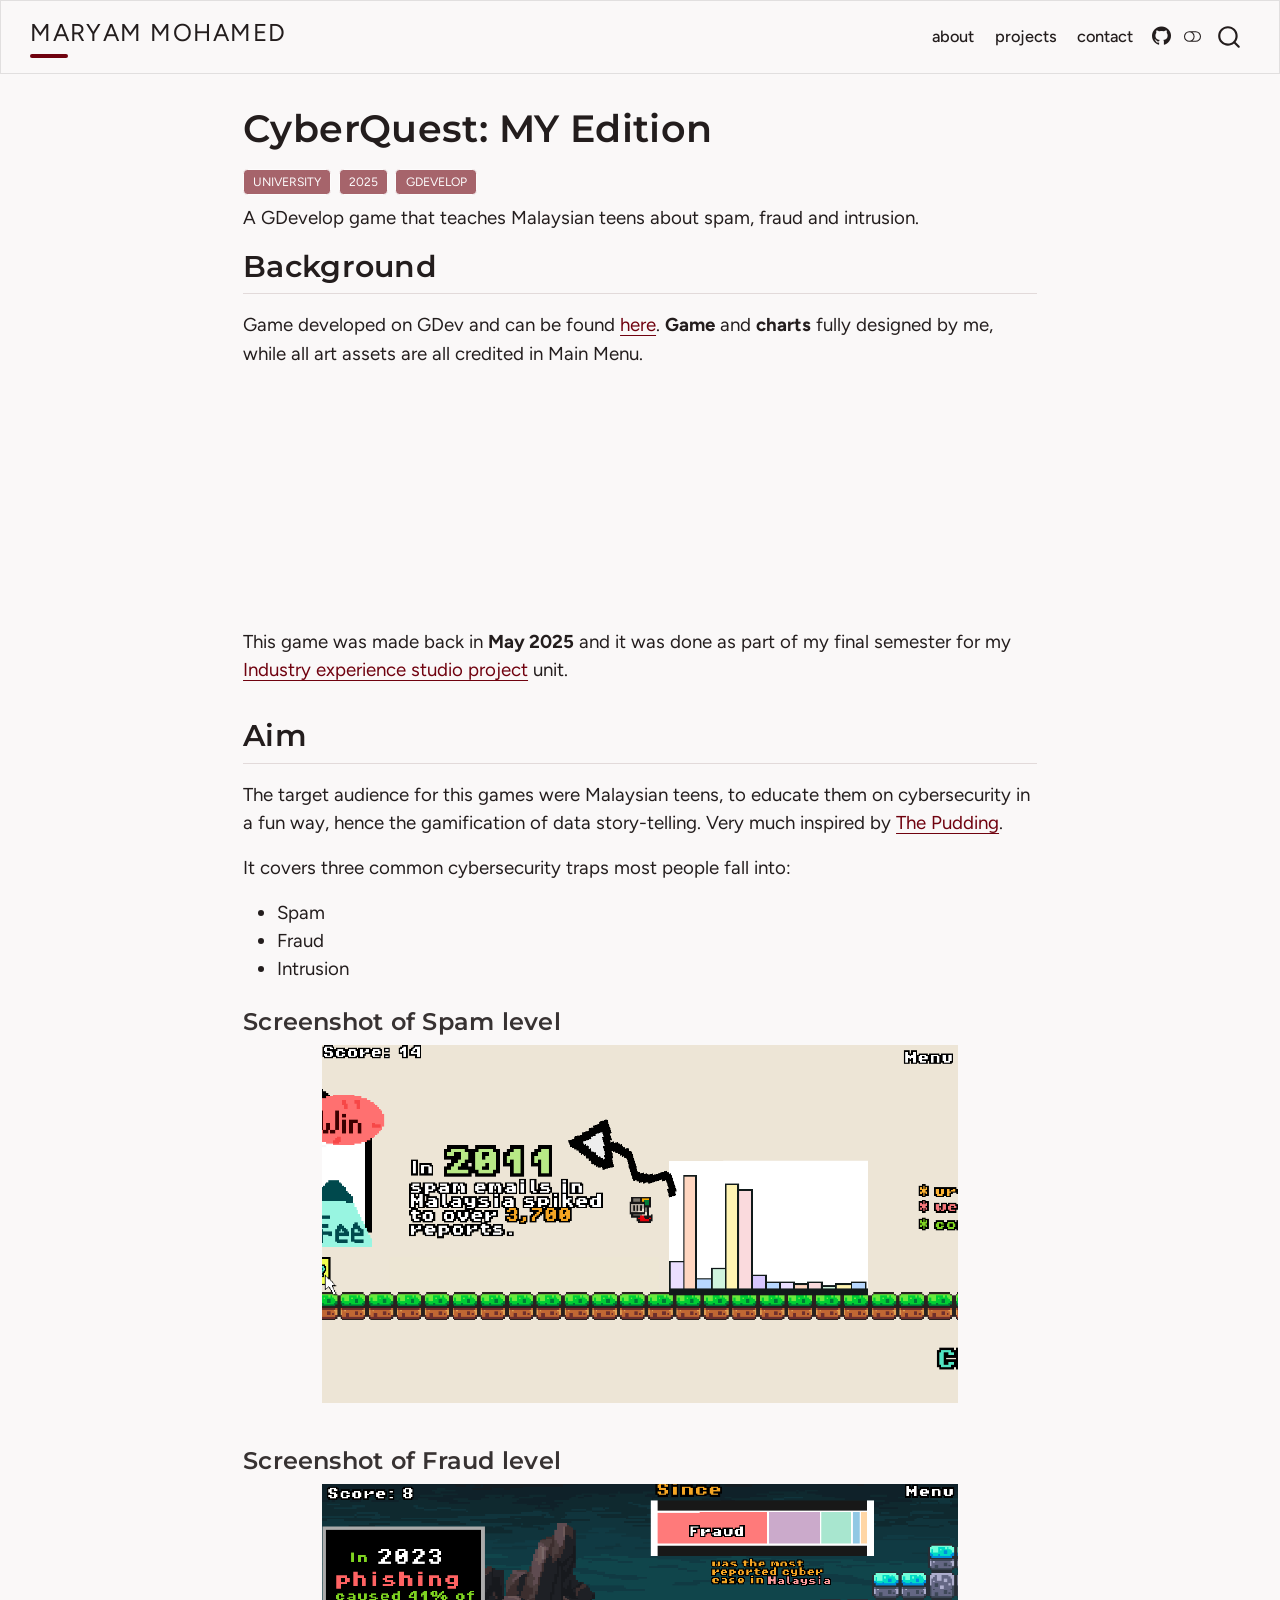
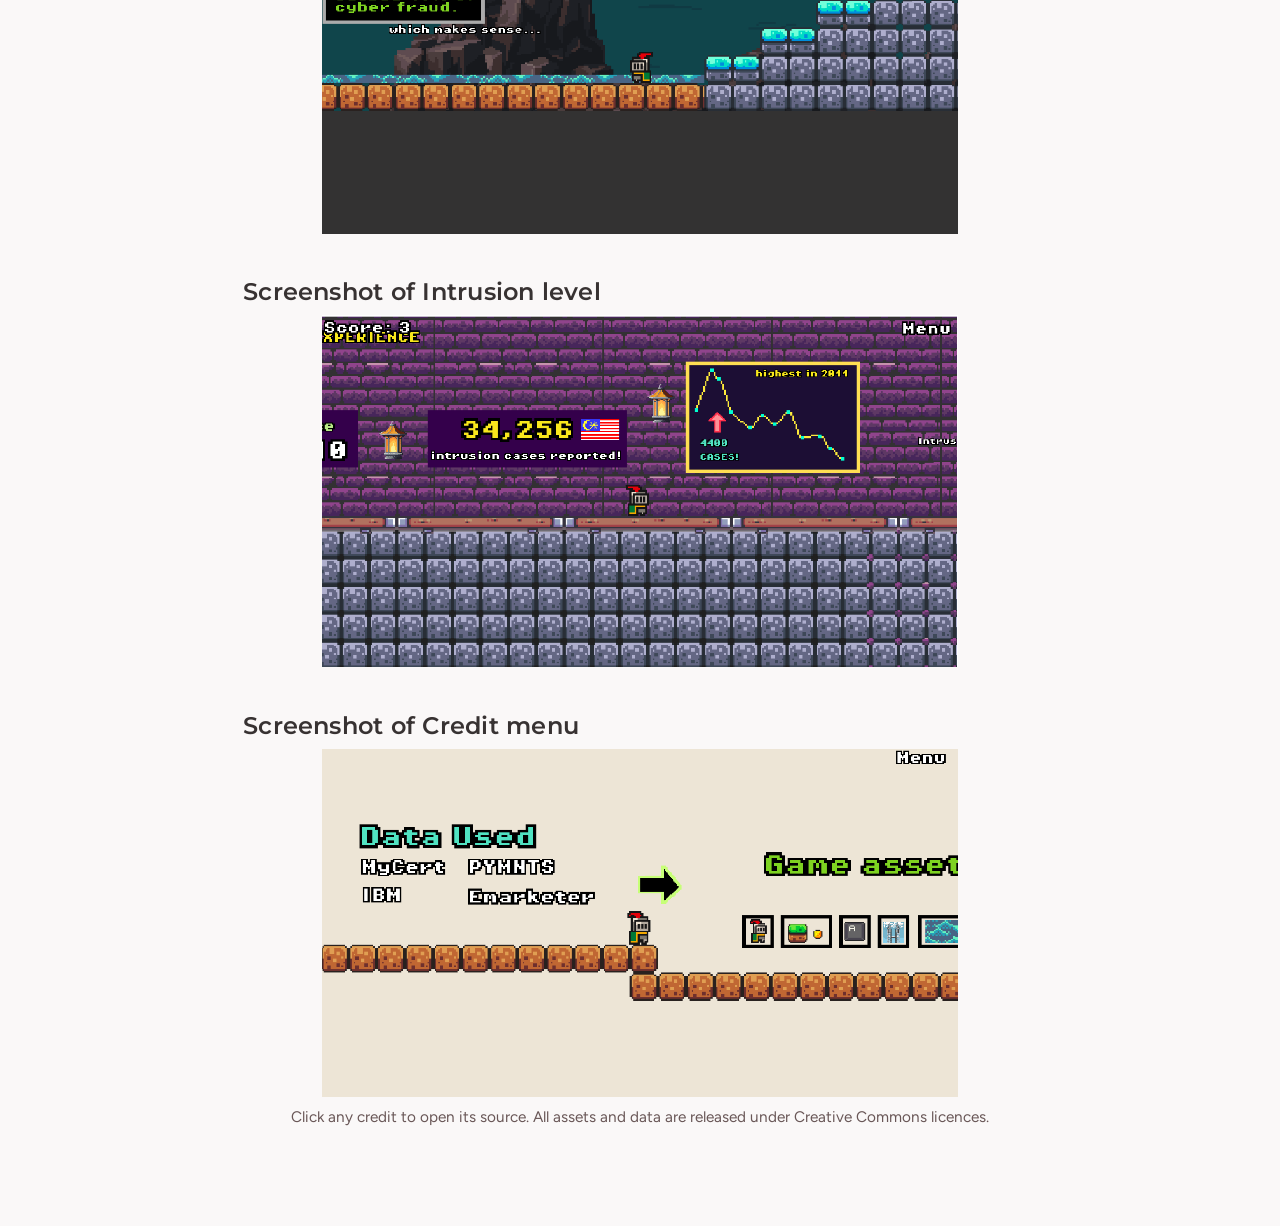
<file: docs/projects/cyber-quest/cyber-quest.html>
<!DOCTYPE html>
<html xmlns="http://www.w3.org/1999/xhtml" lang="en" xml:lang="en"><head>

<meta charset="utf-8">
<meta name="generator" content="quarto-1.10.18">

<meta name="viewport" content="width=device-width, initial-scale=1.0, user-scalable=yes">

<meta name="description" content="A GDevelop game that teaches Malaysian teens about spam, fraud and intrusion.">

<title>CyberQuest: MY Edition – Maryam Mohamed</title>
<style>
/* Default styles provided by pandoc.
** See https://pandoc.org/MANUAL.html#variables-for-html for config info.
*/
span.smallcaps{font-variant: small-caps;}
div.columns{display: flex; gap: 1.5em;}
div.column{flex: auto;}
@media screen {
div.columns{gap: min(4vw, 1.5em);}
div.column{overflow-x: auto;}
}
div.hanging-indent{margin-left: 1.5em; text-indent: -1.5em;}
ul.task-list{list-style: none;}
ul.task-list li input[type="checkbox"] {
  width: 0.8em;
  margin: 0 0.8em 0.2em -1em; /* quarto-specific, see https://github.com/quarto-dev/quarto-cli/issues/4556 */ 
  vertical-align: middle;
}
</style>


<script src="../../site_libs/quarto-nav/quarto-nav.js"></script>
<script src="../../site_libs/quarto-nav/headroom.min.js"></script>
<script src="../../site_libs/clipboard/clipboard.min.js"></script>
<script src="../../site_libs/quarto-search/autocomplete.umd.js"></script>
<script src="../../site_libs/quarto-search/fuse.min.js"></script>
<script src="../../site_libs/quarto-search/quarto-search.js"></script>
<meta name="quarto:offset" content="../../">
<link href="../../images/logo.png" rel="icon" type="image/png">
<script src="../../site_libs/quarto-html/quarto.js" type="module"></script>
<script src="../../site_libs/quarto-html/tabsets/tabsets.js" type="module"></script>
<script src="../../site_libs/quarto-html/popper.min.js"></script>
<script src="../../site_libs/quarto-html/tippy.umd.min.js"></script>
<script src="../../site_libs/quarto-html/anchor.min.js"></script>
<link href="../../site_libs/quarto-html/tippy.css" rel="stylesheet">
<link href="../../site_libs/quarto-html/quarto-syntax-highlighting-4ffc9315a0e0aea7fb861ee41eb61485.css" rel="stylesheet" class="quarto-color-scheme" id="quarto-text-highlighting-styles">
<link href="../../site_libs/quarto-html/quarto-syntax-highlighting-dark-dad56c6ca80291656006b91b1d5ec8f1.css" rel="stylesheet" class="quarto-color-scheme quarto-color-alternate" id="quarto-text-highlighting-styles">
<link href="../../site_libs/quarto-html/quarto-syntax-highlighting-4ffc9315a0e0aea7fb861ee41eb61485.css" rel="stylesheet" class="quarto-color-scheme-extra" id="quarto-text-highlighting-styles">
<script src="../../site_libs/bootstrap/bootstrap.min.js"></script>
<link href="../../site_libs/bootstrap/bootstrap-icons.css" rel="stylesheet">
<link href="../../site_libs/bootstrap/bootstrap-9ab8383e6a60ace7a70a84b6d76b96a6.min.css" rel="stylesheet" append-hash="true" class="quarto-color-scheme" id="quarto-bootstrap" data-mode="light">
<link href="../../site_libs/bootstrap/bootstrap-dark-97ca1bf4bb06ac5b35c1deb2603df031.min.css" rel="stylesheet" append-hash="true" class="quarto-color-scheme quarto-color-alternate" id="quarto-bootstrap" data-mode="dark">
<link href="../../site_libs/bootstrap/bootstrap-9ab8383e6a60ace7a70a84b6d76b96a6.min.css" rel="stylesheet" append-hash="true" class="quarto-color-scheme-extra" id="quarto-bootstrap" data-mode="light">
<script id="quarto-search-options" type="application/json">{
  "location": "navbar",
  "copy-button": false,
  "collapse-after": 3,
  "panel-placement": "end",
  "type": "overlay",
  "limit": 50,
  "keyboard-shortcut": [
    "f",
    "/",
    "s"
  ],
  "show-item-context": false,
  "language": {
    "search-no-results-text": "No results",
    "search-matching-documents-text": "matching documents",
    "search-copy-link-title": "Copy link to search",
    "search-hide-matches-text": "Hide additional matches",
    "search-more-match-text": "more match in this document",
    "search-more-matches-text": "more matches in this document",
    "search-clear-button-title": "Clear",
    "search-text-placeholder": "",
    "search-detached-cancel-button-title": "Cancel",
    "search-submit-button-title": "Submit",
    "search-label": "Search"
  }
}</script>
<style>html{ scroll-behavior: smooth; }</style>


<link rel="stylesheet" href="../../assets/mm-styles.css">
</head>

<body class="nav-fixed fullcontent quarto-light"><script id="quarto-html-before-body" type="application/javascript">
    const toggleBodyColorMode = (bsSheetEl) => {
      const mode = bsSheetEl.getAttribute("data-mode");
      const bodyEl = window.document.querySelector("body");
      if (mode === "dark") {
        bodyEl.classList.add("quarto-dark");
        bodyEl.classList.remove("quarto-light");
      } else {
        bodyEl.classList.add("quarto-light");
        bodyEl.classList.remove("quarto-dark");
      }
    }
    const toggleBodyColorPrimary = () => {
      const bsSheetEl = window.document.querySelector("link#quarto-bootstrap:not([rel=disabled-stylesheet])");
      if (bsSheetEl) {
        toggleBodyColorMode(bsSheetEl);
      }
    }
    const setColorSchemeToggle = (alternate) => {
      const toggles = window.document.querySelectorAll('.quarto-color-scheme-toggle');
      for (let i=0; i < toggles.length; i++) {
        const toggle = toggles[i];
        if (toggle) {
          if (alternate) {
            toggle.classList.add("alternate");
          } else {
            toggle.classList.remove("alternate");
          }
        }
      }
    };
    const toggleColorMode = (alternate) => {
      // Switch the stylesheets
      const primaryStylesheets = window.document.querySelectorAll('link.quarto-color-scheme:not(.quarto-color-alternate)');
      const alternateStylesheets = window.document.querySelectorAll('link.quarto-color-scheme.quarto-color-alternate');
      manageTransitions('#quarto-margin-sidebar .nav-link', false);
      if (alternate) {
        // note: dark is layered on light, we don't disable primary!
        enableStylesheet(alternateStylesheets);
        for (const sheetNode of alternateStylesheets) {
          if (sheetNode.id === "quarto-bootstrap") {
            toggleBodyColorMode(sheetNode);
          }
        }
      } else {
        disableStylesheet(alternateStylesheets);
        enableStylesheet(primaryStylesheets)
        toggleBodyColorPrimary();
      }
      manageTransitions('#quarto-margin-sidebar .nav-link', true);
      // Switch the toggles
      setColorSchemeToggle(alternate)
      // Hack to workaround the fact that safari doesn't
      // properly recolor the scrollbar when toggling (#1455)
      if (navigator.userAgent.indexOf('Safari') > 0 && navigator.userAgent.indexOf('Chrome') == -1) {
        manageTransitions("body", false);
        window.scrollTo(0, 1);
        setTimeout(() => {
          window.scrollTo(0, 0);
          manageTransitions("body", true);
        }, 40);
      }
    }
    const disableStylesheet = (stylesheets) => {
      for (let i=0; i < stylesheets.length; i++) {
        const stylesheet = stylesheets[i];
        stylesheet.rel = 'disabled-stylesheet';
      }
    }
    const enableStylesheet = (stylesheets) => {
      for (let i=0; i < stylesheets.length; i++) {
        const stylesheet = stylesheets[i];
        if(stylesheet.rel !== 'stylesheet') { // for Chrome, which will still FOUC without this check
          stylesheet.rel = 'stylesheet';
        }
      }
    }
    const manageTransitions = (selector, allowTransitions) => {
      const els = window.document.querySelectorAll(selector);
      for (let i=0; i < els.length; i++) {
        const el = els[i];
        if (allowTransitions) {
          el.classList.remove('notransition');
        } else {
          el.classList.add('notransition');
        }
      }
    }
    const isFileUrl = () => {
      return window.location.protocol === 'file:';
    }
    const hasAlternateSentinel = () => {
      let styleSentinel = getColorSchemeSentinel();
      if (styleSentinel !== null) {
        return styleSentinel === "alternate";
      } else {
        return false;
      }
    }
    const setStyleSentinel = (alternate) => {
      const value = alternate ? "alternate" : "default";
      if (!isFileUrl()) {
        window.localStorage.setItem("quarto-color-scheme", value);
      } else {
        localAlternateSentinel = value;
      }
    }
    const getColorSchemeSentinel = () => {
      if (!isFileUrl()) {
        const storageValue = window.localStorage.getItem("quarto-color-scheme");
        return storageValue != null ? storageValue : localAlternateSentinel;
      } else {
        return localAlternateSentinel;
      }
    }
    const toggleGiscusIfUsed = (isAlternate, darkModeDefault) => {
      const baseTheme = document.querySelector('#giscus-base-theme')?.value ?? 'light';
      const alternateTheme = document.querySelector('#giscus-alt-theme')?.value ?? 'dark';
      let newTheme = '';
      if(authorPrefersDark) {
        newTheme = isAlternate ? baseTheme : alternateTheme;
      } else {
        newTheme = isAlternate ? alternateTheme : baseTheme;
      }
      const changeGiscusTheme = () => {
        // From: https://github.com/giscus/giscus/issues/336
        const sendMessage = (message) => {
          const iframe = document.querySelector('iframe.giscus-frame');
          if (!iframe) return;
          iframe.contentWindow.postMessage({ giscus: message }, 'https://giscus.app');
        }
        sendMessage({
          setConfig: {
            theme: newTheme
          }
        });
      }
      const isGiscussLoaded = window.document.querySelector('iframe.giscus-frame') !== null;
      if (isGiscussLoaded) {
        changeGiscusTheme();
      }
    };
    const authorPrefersDark = false;
    const darkModeDefault = authorPrefersDark;
      document.querySelector('link#quarto-text-highlighting-styles.quarto-color-scheme-extra').rel = 'disabled-stylesheet';
      document.querySelector('link#quarto-bootstrap.quarto-color-scheme-extra').rel = 'disabled-stylesheet';
    let localAlternateSentinel = darkModeDefault ? 'alternate' : 'default';
    // Dark / light mode switch
    window.quartoToggleColorScheme = () => {
      // Read the current dark / light value
      let toAlternate = !hasAlternateSentinel();
      toggleColorMode(toAlternate);
      setStyleSentinel(toAlternate);
      toggleGiscusIfUsed(toAlternate, darkModeDefault);
      window.dispatchEvent(new Event('resize'));
    };
    // Switch to dark mode if need be
    if (hasAlternateSentinel()) {
      toggleColorMode(true);
    } else {
      toggleColorMode(false);
    }
  </script>

<div id="quarto-search-results"></div>
  <header id="quarto-header" class="headroom fixed-top">
    <nav class="navbar navbar-expand-lg " data-bs-theme="dark">
      <div class="navbar-container container-fluid">
      <div class="navbar-brand-container mx-auto">
    <a class="navbar-brand" href="../../index.html">
    <span class="navbar-title">MARYAM MOHAMED<span class="name-bar"></span></span>
    </a>
  </div>
            <div id="quarto-search" class="" title="Search"></div>
          <button class="navbar-toggler" type="button" data-bs-toggle="collapse" data-bs-target="#navbarCollapse" aria-controls="navbarCollapse" role="menu" aria-expanded="false" aria-label="Toggle navigation" onclick="if (window.quartoToggleHeadroom) { window.quartoToggleHeadroom(); }">
  <span class="navbar-toggler-icon"></span>
</button>
          <div class="collapse navbar-collapse" id="navbarCollapse">
            <ul class="navbar-nav navbar-nav-scroll ms-auto">
  <li class="nav-item">
    <a class="nav-link" href="../../about.html"> 
<span class="menu-text">about</span></a>
  </li>  
  <li class="nav-item">
    <a class="nav-link" href="../../projects.html"> 
<span class="menu-text">projects</span></a>
  </li>  
  <li class="nav-item">
    <a class="nav-link" href="../../contact.html"> 
<span class="menu-text">contact</span></a>
  </li>  
  <li class="nav-item compact">
    <a class="nav-link" href="https://github.com/mary-emm/mm-portfolio" target="_blank"> <i class="bi bi-github" role="img" aria-label="GitHub">
</i> 
<span class="menu-text"></span></a>
  </li>  
</ul>
          </div> <!-- /navcollapse -->
            <div class="quarto-navbar-tools">
  <a href="" class="quarto-color-scheme-toggle quarto-navigation-tool  px-1" onclick="window.quartoToggleColorScheme(); return false;" title="Toggle dark mode"><i class="bi"></i></a>
</div>
      </div> <!-- /container-fluid -->
    </nav>
</header>
<!-- content -->
<div id="quarto-content" class="quarto-container page-columns page-rows-contents page-layout-article page-navbar">
<!-- sidebar -->
<!-- margin-sidebar -->
    
<!-- main -->
<main class="content" id="quarto-document-content">


<header id="title-block-header" class="quarto-title-block default">
<div class="quarto-title">
<h1 class="title">CyberQuest: MY Edition</h1>
  <div class="quarto-categories">
    <div class="quarto-category">University</div>
    <div class="quarto-category">2025</div>
    <div class="quarto-category">GDevelop</div>
  </div>
  </div>

<div>
  <div class="description">
    A GDevelop game that teaches Malaysian teens about spam, fraud and intrusion.
  </div>
</div>


<div class="quarto-title-meta">

    
  
    
  </div>
  


</header>


<section id="background" class="level2">
<h2 class="anchored" data-anchor-id="background">Background</h2>
<p>Game developed on GDev and can be found <a href="https://m4meh.itch.io/caknak-cyberquest" target="_blank">here</a>. <strong>Game</strong> and <strong>charts</strong> fully designed by me, while all art assets are all credited in Main Menu.</p>
<div style="display:flex; justify-content:center;">
<p><iframe width="552" height="200" src="https://itch.io/embed/3478883" frameborder="0" style="max-width:100%;"> <a href="https://m4meh.itch.io/caknak-cyberquest">CAKNAK: Cyber Quest by m4meh</a> </iframe></p>
</div>
<p>This game was made back in <strong>May 2025</strong> and it was done as part of my final semester for my <a href="https://handbook.monash.edu/2025/units/FIT5120">Industry experience studio project</a> unit.</p>
</section>
<section id="aim" class="level2">
<h2 class="anchored" data-anchor-id="aim">Aim</h2>
<p>The target audience for this games were Malaysian teens, to educate them on cybersecurity in a fun way, hence the gamification of data story-telling. Very much inspired by <a href="https://pudding.cool/" target="_blank">The Pudding</a>.</p>
<p>It covers three common cybersecurity traps most people fall into:</p>
<ul>
<li>Spam</li>
<li>Fraud</li>
<li>Intrusion</li>
</ul>
<section id="screenshot-of-spam-level" class="level3">
<h3 class="anchored" data-anchor-id="screenshot-of-spam-level">Screenshot of Spam level</h3>
<div class="quarto-figure quarto-figure-center">
<figure class="figure">
<p><img src="../../images/game_2.png" class="img-fluid quarto-figure quarto-figure-center figure-img" style="width:80.0%" alt="Spam level screenshot"></p>
</figure>
</div>
</section>
<section id="screenshot-of-fraud-level" class="level3">
<h3 class="anchored" data-anchor-id="screenshot-of-fraud-level">Screenshot of Fraud level</h3>
<div class="quarto-figure quarto-figure-center">
<figure class="figure">
<p><img src="../../images/game_3.png" class="img-fluid quarto-figure quarto-figure-center figure-img" style="width:80.0%" alt="Fraud level screenshot"></p>
</figure>
</div>
</section>
<section id="screenshot-of-intrusion-level" class="level3">
<h3 class="anchored" data-anchor-id="screenshot-of-intrusion-level">Screenshot of Intrusion level</h3>
<div class="quarto-figure quarto-figure-center">
<figure class="figure">
<p><img src="../../images/game_4.png" class="img-fluid quarto-figure quarto-figure-center figure-img" style="width:80.0%" alt="Intrusion level screenshot"></p>
</figure>
</div>
</section>
<section id="screenshot-of-credit-menu" class="level3">
<h3 class="anchored" data-anchor-id="screenshot-of-credit-menu">Screenshot of Credit menu</h3>
<div class="center-caption">
<div class="quarto-figure quarto-figure-center">
<figure class="figure">
<p><img src="../../images/game_1.png" class="img-fluid figure-img" style="width:80.0%" alt="All credit screenshot"></p>
<figcaption>Click any credit to open its source. All assets and data are released under Creative Commons licences.</figcaption>
</figure>
</div>
</div>


</section>
</section>

</main> <!-- /main -->
<script id="quarto-html-after-body" type="application/javascript">
  window.document.addEventListener("DOMContentLoaded", function (event) {
    // Ensure there is a toggle, if there isn't float one in the top right
    if (window.document.querySelector('.quarto-color-scheme-toggle') === null) {
      const a = window.document.createElement('a');
      a.classList.add('top-right');
      a.classList.add('quarto-color-scheme-toggle');
      a.href = "";
      a.onclick = function() { try { window.quartoToggleColorScheme(); } catch {} return false; };
      const i = window.document.createElement("i");
      i.classList.add('bi');
      a.appendChild(i);
      window.document.body.appendChild(a);
    }
    setColorSchemeToggle(hasAlternateSentinel())
    const icon = "";
    const anchorJS = new window.AnchorJS();
    anchorJS.options = {
      placement: 'right',
      icon: icon
    };
    anchorJS.add('.anchored');
    const isCodeAnnotation = (el) => {
      for (const clz of el.classList) {
        if (clz.startsWith('code-annotation-')) {                     
          return true;
        }
      }
      return false;
    }
    const onCopySuccess = function(e) {
      // button target
      const button = e.trigger;
      // don't keep focus
      button.blur();
      // flash "checked"
      button.classList.add('code-copy-button-checked');
      var currentTitle = button.getAttribute("title");
      button.setAttribute("title", "Copied!");
      let tooltip;
      if (window.bootstrap) {
        button.setAttribute("data-bs-toggle", "tooltip");
        button.setAttribute("data-bs-placement", "left");
        button.setAttribute("data-bs-title", "Copied!");
        tooltip = new bootstrap.Tooltip(button, 
          { trigger: "manual", 
            customClass: "code-copy-button-tooltip",
            offset: [0, -8]});
        tooltip.show();    
      }
      setTimeout(function() {
        if (tooltip) {
          tooltip.hide();
          button.removeAttribute("data-bs-title");
          button.removeAttribute("data-bs-toggle");
          button.removeAttribute("data-bs-placement");
        }
        button.setAttribute("title", currentTitle);
        button.classList.remove('code-copy-button-checked');
      }, 1000);
      // clear code selection
      e.clearSelection();
    }
    const getTextToCopy = function(trigger) {
      const outerScaffold = trigger.parentElement.cloneNode(true);
      const codeEl = outerScaffold.querySelector('code');
      for (const childEl of codeEl.children) {
        if (isCodeAnnotation(childEl)) {
          childEl.remove();
        }
      }
      return codeEl.innerText;
    }
    const clipboard = new window.ClipboardJS('.code-copy-button:not([data-in-quarto-modal])', {
      text: getTextToCopy
    });
    clipboard.on('success', onCopySuccess);
    if (window.document.getElementById('quarto-embedded-source-code-modal')) {
      const clipboardModal = new window.ClipboardJS('.code-copy-button[data-in-quarto-modal]', {
        text: getTextToCopy,
        container: window.document.getElementById('quarto-embedded-source-code-modal')
      });
      clipboardModal.on('success', onCopySuccess);
    }
      var localhostRegex = new RegExp(/^(?:http|https):\/\/localhost\:?[0-9]*\//);
      var mailtoRegex = new RegExp(/^mailto:/);
        var filterRegex = new RegExp('/' + window.location.host + '/');
      var isInternal = (href) => {
          return filterRegex.test(href) || localhostRegex.test(href) || mailtoRegex.test(href);
      }
      // Inspect non-navigation links and adorn them if external
     var links = window.document.querySelectorAll('a[href]:not(.nav-link):not(.navbar-brand):not(.toc-action):not(.sidebar-link):not(.sidebar-item-toggle):not(.pagination-link):not(.no-external):not([aria-hidden]):not(.dropdown-item):not(.quarto-navigation-tool):not(.about-link)');
      for (var i=0; i<links.length; i++) {
        const link = links[i];
        if (!isInternal(link.href)) {
          // undo the damage that might have been done by quarto-nav.js in the case of
          // links that we want to consider external
          if (link.dataset.originalHref !== undefined) {
            link.href = link.dataset.originalHref;
          }
            // target, if specified
            link.setAttribute("target", "_blank");
            if (link.getAttribute("rel") === null) {
              link.setAttribute("rel", "noopener");
            }
        }
      }
    function tippyHover(el, contentFn, onTriggerFn, onUntriggerFn) {
      const config = {
        allowHTML: true,
        maxWidth: 500,
        delay: 100,
        arrow: false,
        appendTo: function(el) {
            return el.parentElement;
        },
        interactive: true,
        interactiveBorder: 10,
        theme: 'quarto',
        placement: 'bottom-start',
      };
      if (contentFn) {
        config.content = contentFn;
      }
      if (onTriggerFn) {
        config.onTrigger = onTriggerFn;
      }
      if (onUntriggerFn) {
        config.onUntrigger = onUntriggerFn;
      }
      window.tippy(el, config); 
    }
    const noterefs = window.document.querySelectorAll('a[role="doc-noteref"]');
    for (var i=0; i<noterefs.length; i++) {
      const ref = noterefs[i];
      tippyHover(ref, function() {
        // use id or data attribute instead here
        let href = ref.getAttribute('data-footnote-href') || ref.getAttribute('href');
        try { href = new URL(href).hash; } catch {}
        const id = href.replace(/^#\/?/, "");
        const note = window.document.getElementById(id);
        if (note) {
          return note.innerHTML;
        } else {
          return "";
        }
      });
    }
    const xrefs = window.document.querySelectorAll('a.quarto-xref');
    const processXRef = (id, note) => {
      // Strip column container classes
      const stripColumnClz = (el) => {
        el.classList.remove("page-full", "page-columns");
        if (el.children) {
          for (const child of el.children) {
            stripColumnClz(child);
          }
        }
      }
      stripColumnClz(note)
      if (id === null || id.startsWith('sec-')) {
        // Special case sections, only their first couple elements
        const container = document.createElement("div");
        if (note.children && note.children.length > 2) {
          container.appendChild(note.children[0].cloneNode(true));
          for (let i = 1; i < note.children.length; i++) {
            const child = note.children[i];
            if (child.tagName === "P" && child.innerText === "") {
              continue;
            } else {
              container.appendChild(child.cloneNode(true));
              break;
            }
          }
          if (window.Quarto?.typesetMath) {
            window.Quarto.typesetMath(container);
          }
          return container.innerHTML
        } else {
          if (window.Quarto?.typesetMath) {
            window.Quarto.typesetMath(note);
          }
          return note.innerHTML;
        }
      } else {
        // Remove any anchor links if they are present
        const anchorLink = note.querySelector('a.anchorjs-link');
        if (anchorLink) {
          anchorLink.remove();
        }
        if (window.Quarto?.typesetMath) {
          window.Quarto.typesetMath(note);
        }
        if (note.classList.contains("callout")) {
          return note.outerHTML;
        } else {
          return note.innerHTML;
        }
      }
    }
    for (var i=0; i<xrefs.length; i++) {
      const xref = xrefs[i];
      tippyHover(xref, undefined, function(instance) {
        instance.disable();
        let url = xref.getAttribute('href');
        let hash = undefined; 
        if (url.startsWith('#')) {
          hash = url;
        } else {
          try { hash = new URL(url).hash; } catch {}
        }
        if (hash) {
          const id = hash.replace(/^#\/?/, "");
          const note = window.document.getElementById(id);
          if (note !== null) {
            try {
              const html = processXRef(id, note.cloneNode(true));
              instance.setContent(html);
            } finally {
              instance.enable();
              instance.show();
            }
          } else {
            // See if we can fetch this
            fetch(url.split('#')[0])
            .then(res => res.text())
            .then(html => {
              const parser = new DOMParser();
              const htmlDoc = parser.parseFromString(html, "text/html");
              const note = htmlDoc.getElementById(id);
              if (note !== null) {
                const html = processXRef(id, note);
                instance.setContent(html);
              } 
            }).finally(() => {
              instance.enable();
              instance.show();
            });
          }
        } else {
          // See if we can fetch a full url (with no hash to target)
          // This is a special case and we should probably do some content thinning / targeting
          fetch(url)
          .then(res => res.text())
          .then(html => {
            const parser = new DOMParser();
            const htmlDoc = parser.parseFromString(html, "text/html");
            const note = htmlDoc.querySelector('main.content');
            if (note !== null) {
              // This should only happen for chapter cross references
              // (since there is no id in the URL)
              // remove the first header
              if (note.children.length > 0 && note.children[0].tagName === "HEADER") {
                note.children[0].remove();
              }
              const html = processXRef(null, note);
              instance.setContent(html);
            } 
          }).finally(() => {
            instance.enable();
            instance.show();
          });
        }
      }, function(instance) {
      });
    }
        let selectedAnnoteEl;
        const selectorForAnnotation = ( cell, annotation) => {
          let cellAttr = 'data-code-cell="' + cell + '"';
          let lineAttr = 'data-code-annotation="' +  annotation + '"';
          const selector = 'span[' + cellAttr + '][' + lineAttr + ']';
          return selector;
        }
        const selectCodeLines = (annoteEl) => {
          const doc = window.document;
          const targetCell = annoteEl.getAttribute("data-target-cell");
          const targetAnnotation = annoteEl.getAttribute("data-target-annotation");
          const annoteSpan = window.document.querySelector(selectorForAnnotation(targetCell, targetAnnotation));
          const lines = annoteSpan.getAttribute("data-code-lines").split(",");
          const lineIds = lines.map((line) => {
            return targetCell + "-" + line;
          })
          let top = null;
          let height = null;
          let parent = null;
          if (lineIds.length > 0) {
              //compute the position of the single el (top and bottom and make a div)
              const el = window.document.getElementById(lineIds[0]);
              top = el.offsetTop;
              height = el.offsetHeight;
              parent = el.parentElement.parentElement;
            if (lineIds.length > 1) {
              const lastEl = window.document.getElementById(lineIds[lineIds.length - 1]);
              const bottom = lastEl.offsetTop + lastEl.offsetHeight;
              height = bottom - top;
            }
            if (top !== null && height !== null && parent !== null) {
              // cook up a div (if necessary) and position it 
              let div = window.document.getElementById("code-annotation-line-highlight");
              if (div === null) {
                div = window.document.createElement("div");
                div.setAttribute("id", "code-annotation-line-highlight");
                div.style.position = 'absolute';
                parent.appendChild(div);
              }
              div.style.top = top - 2 + "px";
              div.style.height = height + 4 + "px";
              div.style.left = 0;
              let gutterDiv = window.document.getElementById("code-annotation-line-highlight-gutter");
              if (gutterDiv === null) {
                gutterDiv = window.document.createElement("div");
                gutterDiv.setAttribute("id", "code-annotation-line-highlight-gutter");
                gutterDiv.style.position = 'absolute';
                const codeCell = window.document.getElementById(targetCell);
                const gutter = codeCell.querySelector('.code-annotation-gutter');
                gutter.appendChild(gutterDiv);
              }
              gutterDiv.style.top = top - 2 + "px";
              gutterDiv.style.height = height + 4 + "px";
            }
            selectedAnnoteEl = annoteEl;
          }
        };
        const unselectCodeLines = () => {
          const elementsIds = ["code-annotation-line-highlight", "code-annotation-line-highlight-gutter"];
          elementsIds.forEach((elId) => {
            const div = window.document.getElementById(elId);
            if (div) {
              div.remove();
            }
          });
          selectedAnnoteEl = undefined;
        };
          // Handle positioning of the toggle
      window.addEventListener(
        "resize",
        throttle(() => {
          elRect = undefined;
          if (selectedAnnoteEl) {
            selectCodeLines(selectedAnnoteEl);
          }
        }, 10)
      );
      function throttle(fn, ms) {
      let throttle = false;
      let timer;
        return (...args) => {
          if(!throttle) { // first call gets through
              fn.apply(this, args);
              throttle = true;
          } else { // all the others get throttled
              if(timer) clearTimeout(timer); // cancel #2
              timer = setTimeout(() => {
                fn.apply(this, args);
                timer = throttle = false;
              }, ms);
          }
        };
      }
        // Attach click handler to the DT
        const annoteDls = window.document.querySelectorAll('dt[data-target-cell]');
        for (const annoteDlNode of annoteDls) {
          annoteDlNode.addEventListener('click', (event) => {
            const clickedEl = event.target;
            if (clickedEl !== selectedAnnoteEl) {
              unselectCodeLines();
              const activeEl = window.document.querySelector('dt[data-target-cell].code-annotation-active');
              if (activeEl) {
                activeEl.classList.remove('code-annotation-active');
              }
              selectCodeLines(clickedEl);
              clickedEl.classList.add('code-annotation-active');
            } else {
              // Unselect the line
              unselectCodeLines();
              clickedEl.classList.remove('code-annotation-active');
            }
          });
        }
    const findCites = (el) => {
      const parentEl = el.parentElement;
      if (parentEl) {
        const cites = parentEl.dataset.cites;
        if (cites) {
          return {
            el,
            cites: cites.split(' ')
          };
        } else {
          return findCites(el.parentElement)
        }
      } else {
        return undefined;
      }
    };
    var bibliorefs = window.document.querySelectorAll('a[role="doc-biblioref"]');
    for (var i=0; i<bibliorefs.length; i++) {
      const ref = bibliorefs[i];
      const citeInfo = findCites(ref);
      if (citeInfo) {
        tippyHover(citeInfo.el, function() {
          var popup = window.document.createElement('div');
          citeInfo.cites.forEach(function(cite) {
            var citeDiv = window.document.createElement('div');
            citeDiv.classList.add('hanging-indent');
            citeDiv.classList.add('csl-entry');
            var biblioDiv = window.document.getElementById('ref-' + cite);
            if (biblioDiv) {
              citeDiv.innerHTML = biblioDiv.innerHTML;
            }
            popup.appendChild(citeDiv);
          });
          return popup.innerHTML;
        });
      }
    }
  });
  </script>
</div> <!-- /content -->




<script src="../../site_libs/quarto-html/zenscroll-min.js"></script>
</body></html>
</file>
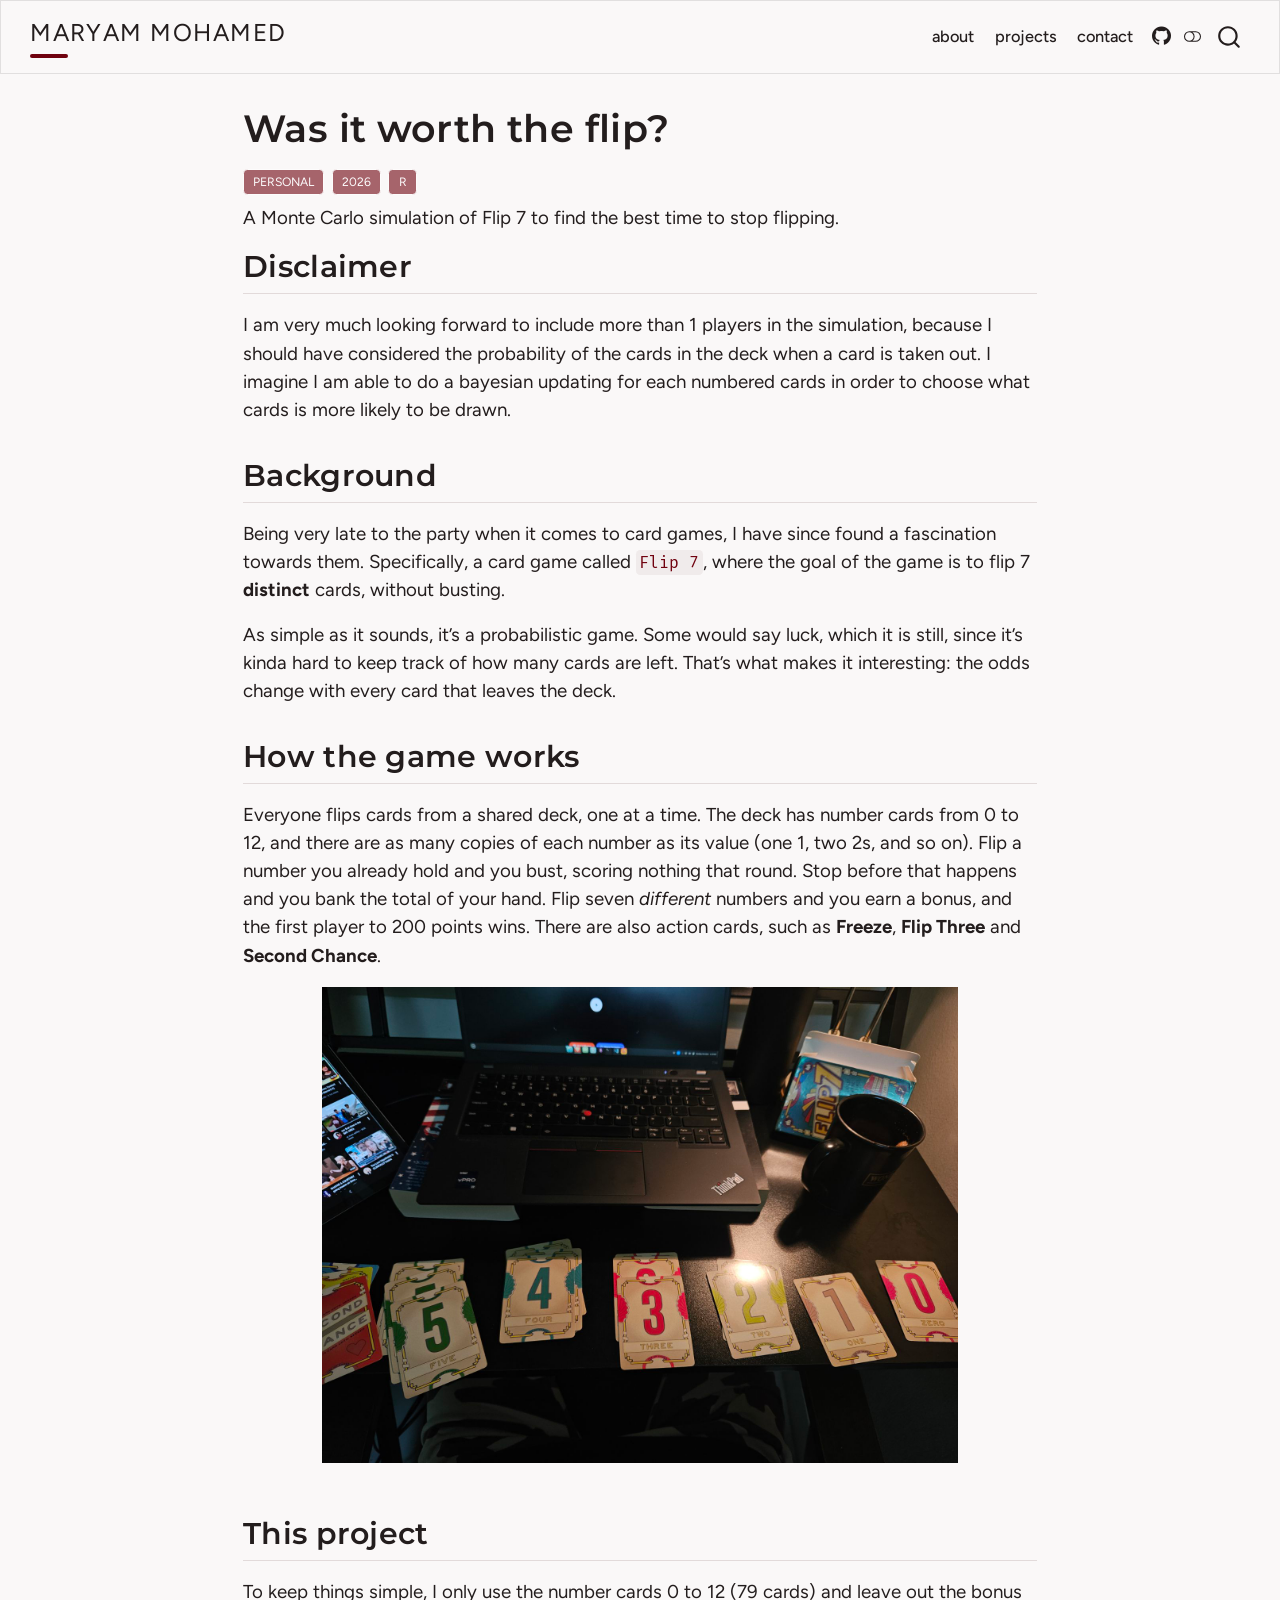
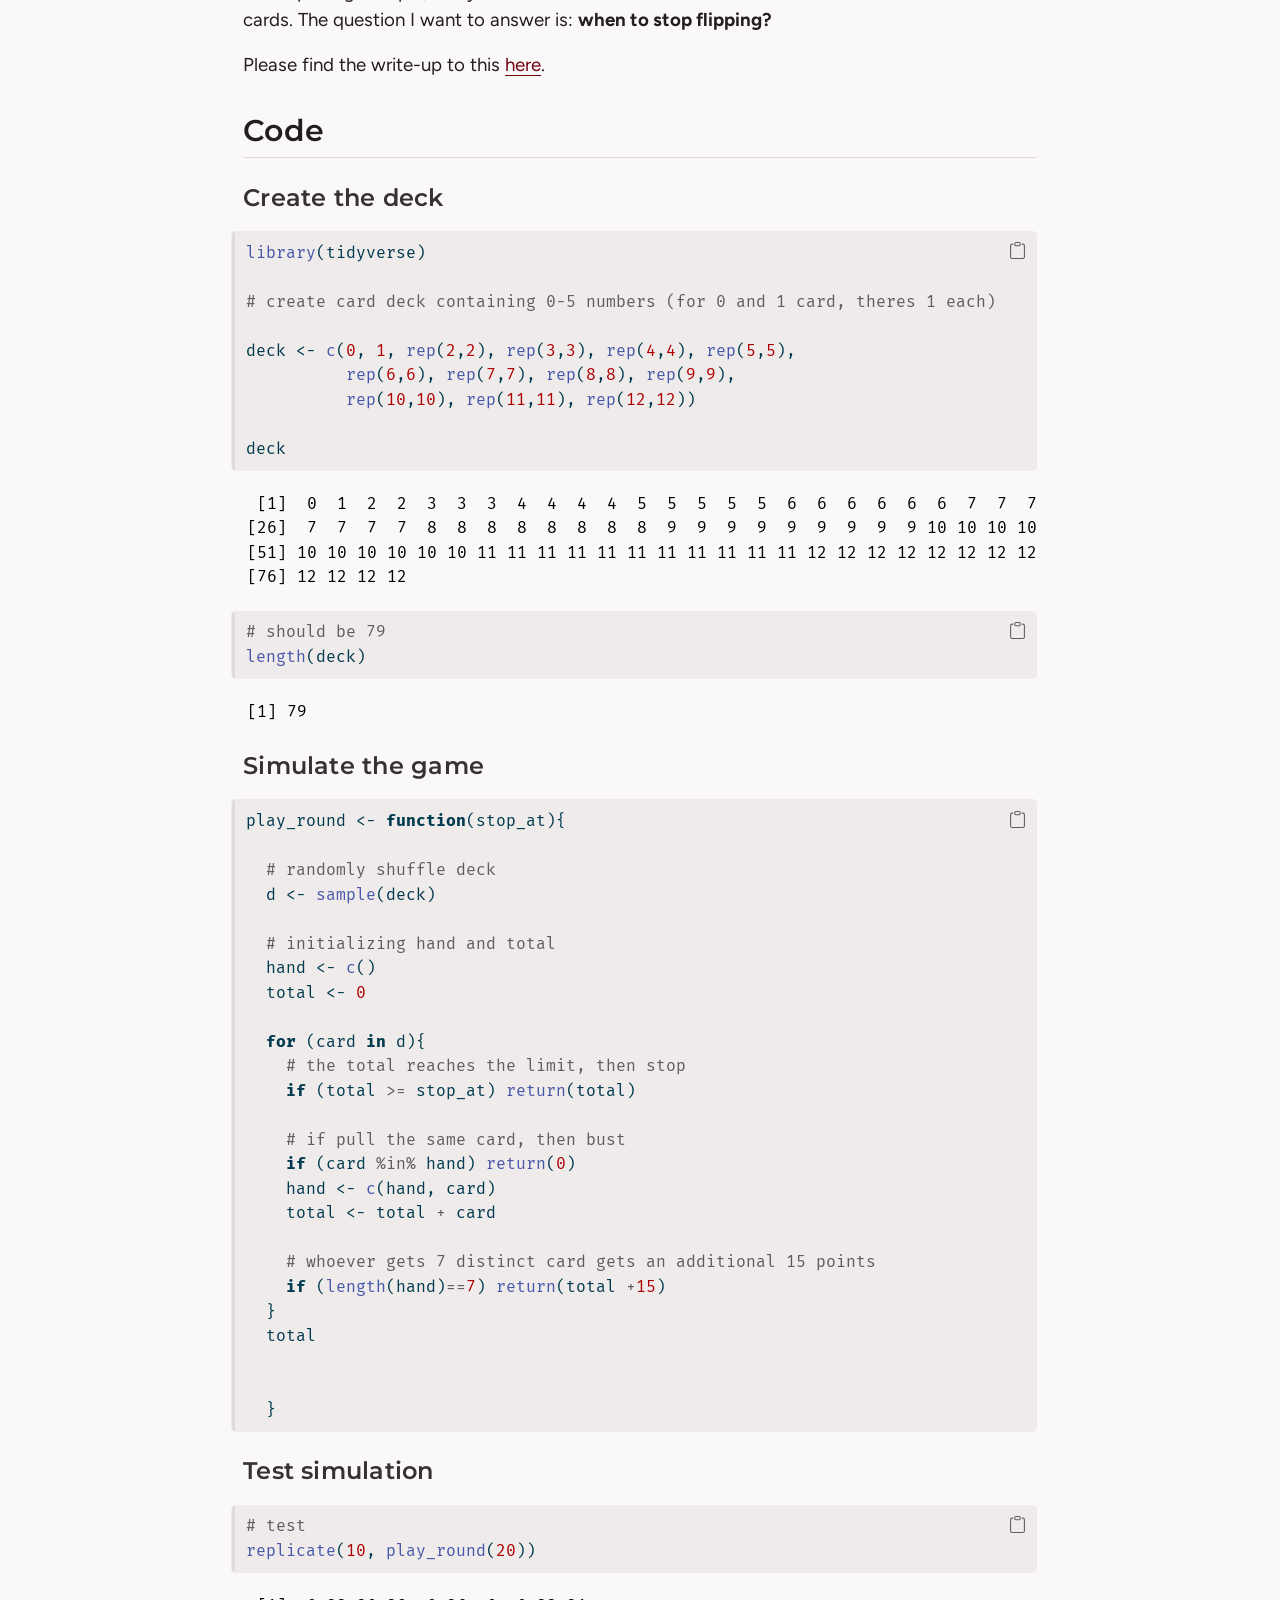
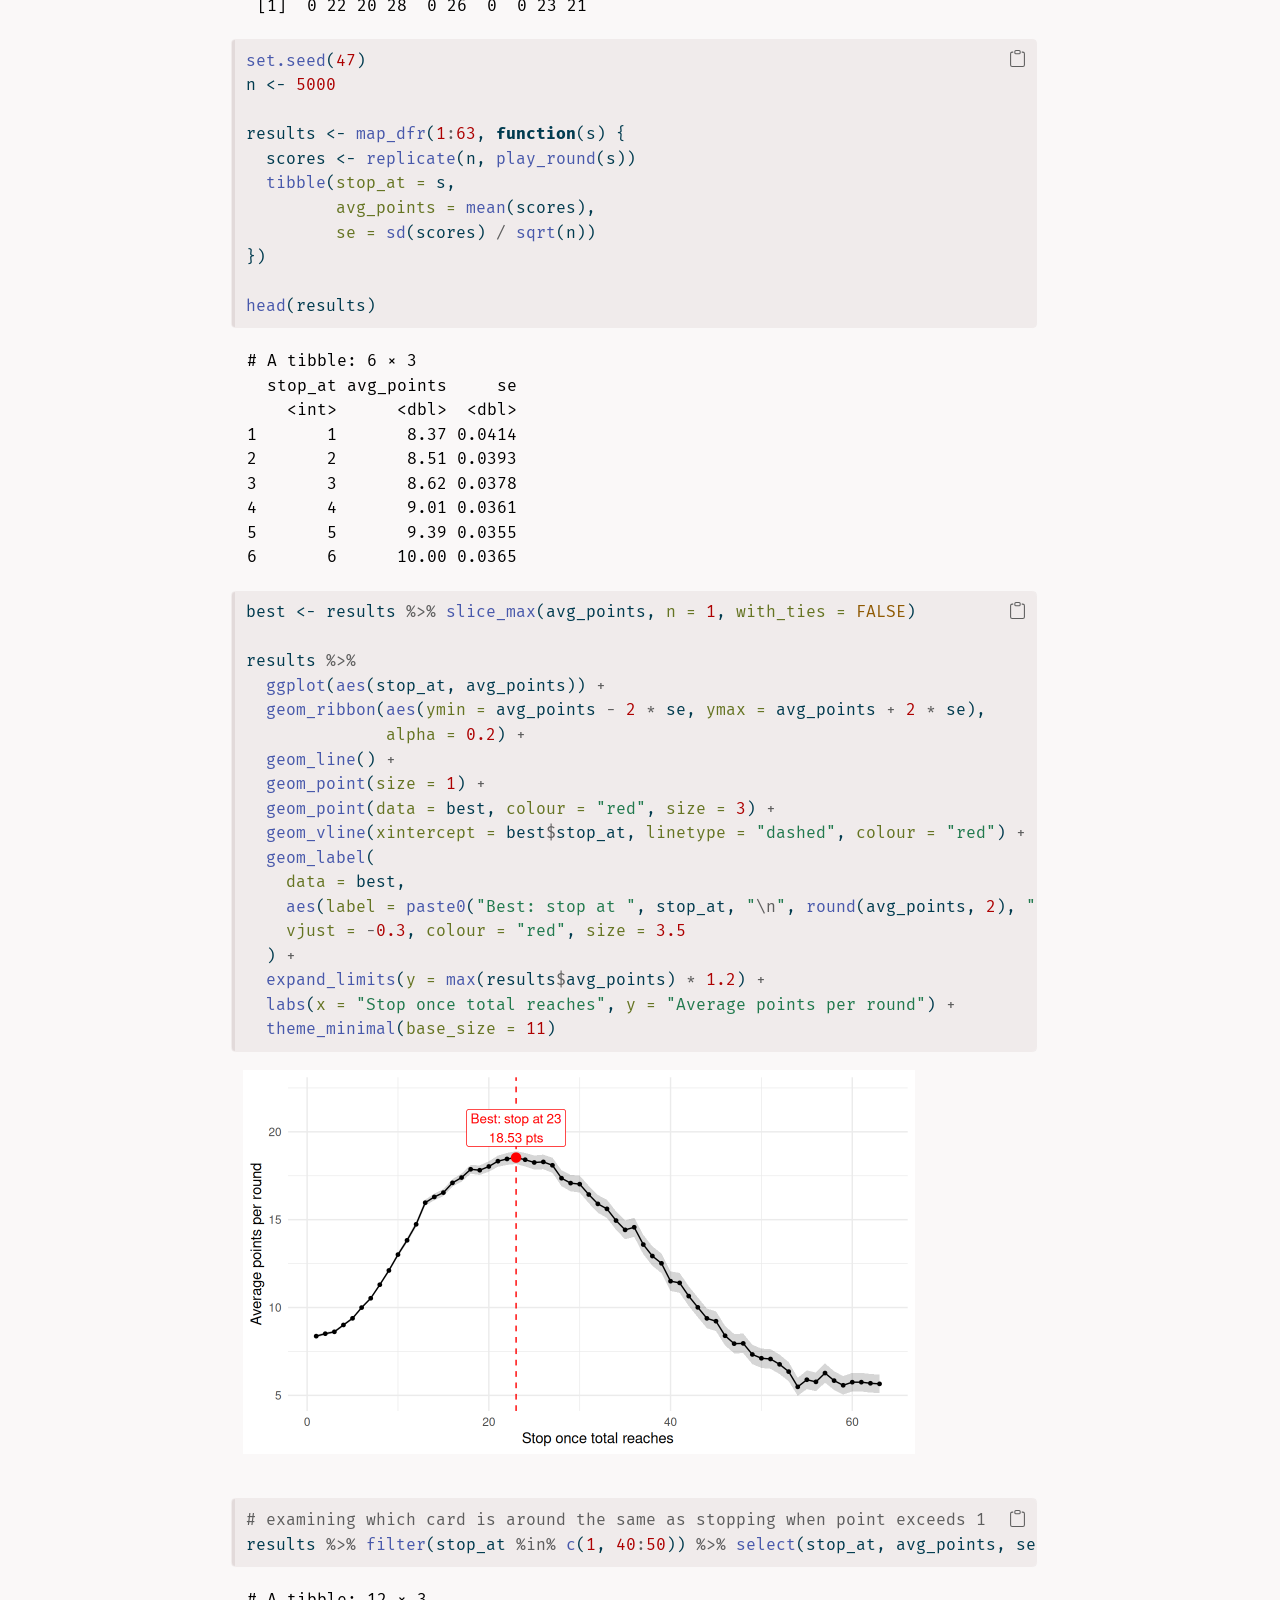
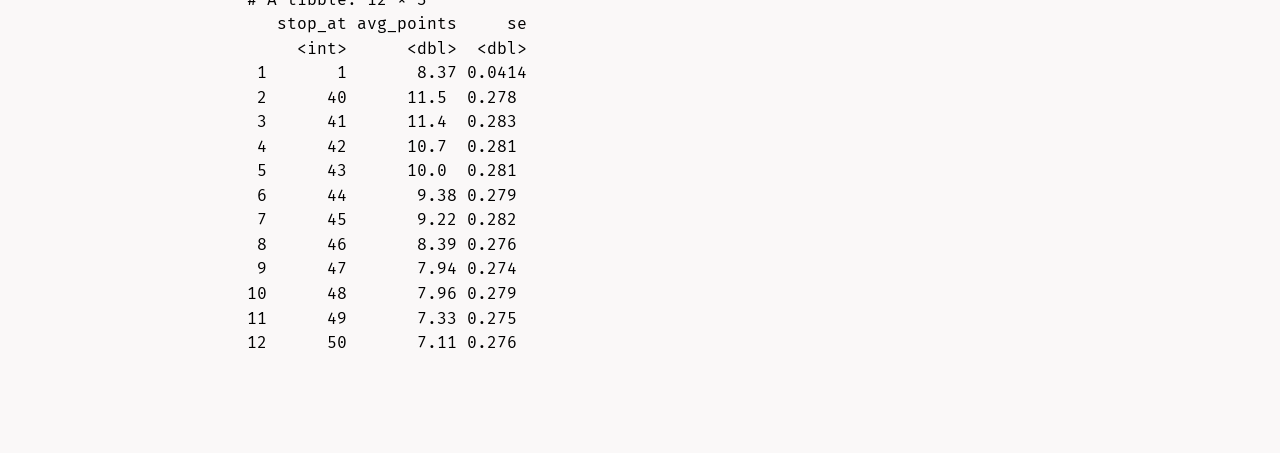
<file: docs/projects/flip-7/flip-7.html>
<!DOCTYPE html>
<html xmlns="http://www.w3.org/1999/xhtml" lang="en" xml:lang="en"><head>

<meta charset="utf-8">
<meta name="generator" content="quarto-1.10.18">

<meta name="viewport" content="width=device-width, initial-scale=1.0, user-scalable=yes">

<meta name="description" content="A Monte Carlo simulation of Flip 7 to find the best time to stop flipping.">

<title>Was it worth the flip? – Maryam Mohamed</title>
<style>
/* Default styles provided by pandoc.
** See https://pandoc.org/MANUAL.html#variables-for-html for config info.
*/
span.smallcaps{font-variant: small-caps;}
div.columns{display: flex; gap: 1.5em;}
div.column{flex: auto;}
@media screen {
div.columns{gap: min(4vw, 1.5em);}
div.column{overflow-x: auto;}
}
div.hanging-indent{margin-left: 1.5em; text-indent: -1.5em;}
ul.task-list{list-style: none;}
ul.task-list li input[type="checkbox"] {
  width: 0.8em;
  margin: 0 0.8em 0.2em -1em; /* quarto-specific, see https://github.com/quarto-dev/quarto-cli/issues/4556 */ 
  vertical-align: middle;
}
/* CSS for syntax highlighting */
html { -webkit-text-size-adjust: 100%; }
pre > code.sourceCode { white-space: pre; position: relative; }
pre > code.sourceCode > span { display: inline-block; line-height: 1.25; }
pre > code.sourceCode > span:empty { height: 1.2em; }
.sourceCode { overflow: visible; }
code.sourceCode > span { color: inherit; text-decoration: inherit; }
div.sourceCode { margin: 1em 0; }
pre.sourceCode { margin: 0; }
@media screen {
div.sourceCode { overflow: auto; }
}
@media print {
pre > code.sourceCode { white-space: pre-wrap; }
pre > code.sourceCode > span { text-indent: -5em; padding-left: 5em; }
}
pre.numberSource code
  { counter-reset: source-line 0; }
pre.numberSource code > span
  { position: relative; left: -4em; counter-increment: source-line; }
pre.numberSource code > span > a:first-child::before
  { content: counter(source-line);
    position: relative; left: -1em; text-align: right; vertical-align: baseline;
    border: none; display: inline-block;
    -webkit-touch-callout: none; -webkit-user-select: none;
    -khtml-user-select: none; -moz-user-select: none;
    -ms-user-select: none; user-select: none;
    padding: 0 4px; width: 4em;
  }
pre.numberSource { margin-left: 3em;  padding-left: 4px; }
div.sourceCode
  {   }
@media screen {
pre > code.sourceCode > span > a:first-child::before { text-decoration: underline; }
}
</style>


<script src="../../site_libs/quarto-nav/quarto-nav.js"></script>
<script src="../../site_libs/quarto-nav/headroom.min.js"></script>
<script src="../../site_libs/clipboard/clipboard.min.js"></script>
<script src="../../site_libs/quarto-search/autocomplete.umd.js"></script>
<script src="../../site_libs/quarto-search/fuse.min.js"></script>
<script src="../../site_libs/quarto-search/quarto-search.js"></script>
<meta name="quarto:offset" content="../../">
<link href="../../images/logo.png" rel="icon" type="image/png">
<script src="../../site_libs/quarto-html/quarto.js" type="module"></script>
<script src="../../site_libs/quarto-html/tabsets/tabsets.js" type="module"></script>
<script src="../../site_libs/quarto-html/popper.min.js"></script>
<script src="../../site_libs/quarto-html/tippy.umd.min.js"></script>
<script src="../../site_libs/quarto-html/anchor.min.js"></script>
<link href="../../site_libs/quarto-html/tippy.css" rel="stylesheet">
<link href="../../site_libs/quarto-html/quarto-syntax-highlighting-4ffc9315a0e0aea7fb861ee41eb61485.css" rel="stylesheet" class="quarto-color-scheme" id="quarto-text-highlighting-styles">
<link href="../../site_libs/quarto-html/quarto-syntax-highlighting-dark-dad56c6ca80291656006b91b1d5ec8f1.css" rel="stylesheet" class="quarto-color-scheme quarto-color-alternate" id="quarto-text-highlighting-styles">
<link href="../../site_libs/quarto-html/quarto-syntax-highlighting-4ffc9315a0e0aea7fb861ee41eb61485.css" rel="stylesheet" class="quarto-color-scheme-extra" id="quarto-text-highlighting-styles">
<script src="../../site_libs/bootstrap/bootstrap.min.js"></script>
<link href="../../site_libs/bootstrap/bootstrap-icons.css" rel="stylesheet">
<link href="../../site_libs/bootstrap/bootstrap-9ab8383e6a60ace7a70a84b6d76b96a6.min.css" rel="stylesheet" append-hash="true" class="quarto-color-scheme" id="quarto-bootstrap" data-mode="light">
<link href="../../site_libs/bootstrap/bootstrap-dark-97ca1bf4bb06ac5b35c1deb2603df031.min.css" rel="stylesheet" append-hash="true" class="quarto-color-scheme quarto-color-alternate" id="quarto-bootstrap" data-mode="dark">
<link href="../../site_libs/bootstrap/bootstrap-9ab8383e6a60ace7a70a84b6d76b96a6.min.css" rel="stylesheet" append-hash="true" class="quarto-color-scheme-extra" id="quarto-bootstrap" data-mode="light">
<script id="quarto-search-options" type="application/json">{
  "location": "navbar",
  "copy-button": false,
  "collapse-after": 3,
  "panel-placement": "end",
  "type": "overlay",
  "limit": 50,
  "keyboard-shortcut": [
    "f",
    "/",
    "s"
  ],
  "show-item-context": false,
  "language": {
    "search-no-results-text": "No results",
    "search-matching-documents-text": "matching documents",
    "search-copy-link-title": "Copy link to search",
    "search-hide-matches-text": "Hide additional matches",
    "search-more-match-text": "more match in this document",
    "search-more-matches-text": "more matches in this document",
    "search-clear-button-title": "Clear",
    "search-text-placeholder": "",
    "search-detached-cancel-button-title": "Cancel",
    "search-submit-button-title": "Submit",
    "search-label": "Search"
  }
}</script>
<style>html{ scroll-behavior: smooth; }</style>


<link rel="stylesheet" href="../../assets/mm-styles.css">
</head>

<body class="nav-fixed fullcontent quarto-light"><script id="quarto-html-before-body" type="application/javascript">
    const toggleBodyColorMode = (bsSheetEl) => {
      const mode = bsSheetEl.getAttribute("data-mode");
      const bodyEl = window.document.querySelector("body");
      if (mode === "dark") {
        bodyEl.classList.add("quarto-dark");
        bodyEl.classList.remove("quarto-light");
      } else {
        bodyEl.classList.add("quarto-light");
        bodyEl.classList.remove("quarto-dark");
      }
    }
    const toggleBodyColorPrimary = () => {
      const bsSheetEl = window.document.querySelector("link#quarto-bootstrap:not([rel=disabled-stylesheet])");
      if (bsSheetEl) {
        toggleBodyColorMode(bsSheetEl);
      }
    }
    const setColorSchemeToggle = (alternate) => {
      const toggles = window.document.querySelectorAll('.quarto-color-scheme-toggle');
      for (let i=0; i < toggles.length; i++) {
        const toggle = toggles[i];
        if (toggle) {
          if (alternate) {
            toggle.classList.add("alternate");
          } else {
            toggle.classList.remove("alternate");
          }
        }
      }
    };
    const toggleColorMode = (alternate) => {
      // Switch the stylesheets
      const primaryStylesheets = window.document.querySelectorAll('link.quarto-color-scheme:not(.quarto-color-alternate)');
      const alternateStylesheets = window.document.querySelectorAll('link.quarto-color-scheme.quarto-color-alternate');
      manageTransitions('#quarto-margin-sidebar .nav-link', false);
      if (alternate) {
        // note: dark is layered on light, we don't disable primary!
        enableStylesheet(alternateStylesheets);
        for (const sheetNode of alternateStylesheets) {
          if (sheetNode.id === "quarto-bootstrap") {
            toggleBodyColorMode(sheetNode);
          }
        }
      } else {
        disableStylesheet(alternateStylesheets);
        enableStylesheet(primaryStylesheets)
        toggleBodyColorPrimary();
      }
      manageTransitions('#quarto-margin-sidebar .nav-link', true);
      // Switch the toggles
      setColorSchemeToggle(alternate)
      // Hack to workaround the fact that safari doesn't
      // properly recolor the scrollbar when toggling (#1455)
      if (navigator.userAgent.indexOf('Safari') > 0 && navigator.userAgent.indexOf('Chrome') == -1) {
        manageTransitions("body", false);
        window.scrollTo(0, 1);
        setTimeout(() => {
          window.scrollTo(0, 0);
          manageTransitions("body", true);
        }, 40);
      }
    }
    const disableStylesheet = (stylesheets) => {
      for (let i=0; i < stylesheets.length; i++) {
        const stylesheet = stylesheets[i];
        stylesheet.rel = 'disabled-stylesheet';
      }
    }
    const enableStylesheet = (stylesheets) => {
      for (let i=0; i < stylesheets.length; i++) {
        const stylesheet = stylesheets[i];
        if(stylesheet.rel !== 'stylesheet') { // for Chrome, which will still FOUC without this check
          stylesheet.rel = 'stylesheet';
        }
      }
    }
    const manageTransitions = (selector, allowTransitions) => {
      const els = window.document.querySelectorAll(selector);
      for (let i=0; i < els.length; i++) {
        const el = els[i];
        if (allowTransitions) {
          el.classList.remove('notransition');
        } else {
          el.classList.add('notransition');
        }
      }
    }
    const isFileUrl = () => {
      return window.location.protocol === 'file:';
    }
    const hasAlternateSentinel = () => {
      let styleSentinel = getColorSchemeSentinel();
      if (styleSentinel !== null) {
        return styleSentinel === "alternate";
      } else {
        return false;
      }
    }
    const setStyleSentinel = (alternate) => {
      const value = alternate ? "alternate" : "default";
      if (!isFileUrl()) {
        window.localStorage.setItem("quarto-color-scheme", value);
      } else {
        localAlternateSentinel = value;
      }
    }
    const getColorSchemeSentinel = () => {
      if (!isFileUrl()) {
        const storageValue = window.localStorage.getItem("quarto-color-scheme");
        return storageValue != null ? storageValue : localAlternateSentinel;
      } else {
        return localAlternateSentinel;
      }
    }
    const toggleGiscusIfUsed = (isAlternate, darkModeDefault) => {
      const baseTheme = document.querySelector('#giscus-base-theme')?.value ?? 'light';
      const alternateTheme = document.querySelector('#giscus-alt-theme')?.value ?? 'dark';
      let newTheme = '';
      if(authorPrefersDark) {
        newTheme = isAlternate ? baseTheme : alternateTheme;
      } else {
        newTheme = isAlternate ? alternateTheme : baseTheme;
      }
      const changeGiscusTheme = () => {
        // From: https://github.com/giscus/giscus/issues/336
        const sendMessage = (message) => {
          const iframe = document.querySelector('iframe.giscus-frame');
          if (!iframe) return;
          iframe.contentWindow.postMessage({ giscus: message }, 'https://giscus.app');
        }
        sendMessage({
          setConfig: {
            theme: newTheme
          }
        });
      }
      const isGiscussLoaded = window.document.querySelector('iframe.giscus-frame') !== null;
      if (isGiscussLoaded) {
        changeGiscusTheme();
      }
    };
    const authorPrefersDark = false;
    const darkModeDefault = authorPrefersDark;
      document.querySelector('link#quarto-text-highlighting-styles.quarto-color-scheme-extra').rel = 'disabled-stylesheet';
      document.querySelector('link#quarto-bootstrap.quarto-color-scheme-extra').rel = 'disabled-stylesheet';
    let localAlternateSentinel = darkModeDefault ? 'alternate' : 'default';
    // Dark / light mode switch
    window.quartoToggleColorScheme = () => {
      // Read the current dark / light value
      let toAlternate = !hasAlternateSentinel();
      toggleColorMode(toAlternate);
      setStyleSentinel(toAlternate);
      toggleGiscusIfUsed(toAlternate, darkModeDefault);
      window.dispatchEvent(new Event('resize'));
    };
    // Switch to dark mode if need be
    if (hasAlternateSentinel()) {
      toggleColorMode(true);
    } else {
      toggleColorMode(false);
    }
  </script>

<div id="quarto-search-results"></div>
  <header id="quarto-header" class="headroom fixed-top">
    <nav class="navbar navbar-expand-lg " data-bs-theme="dark">
      <div class="navbar-container container-fluid">
      <div class="navbar-brand-container mx-auto">
    <a class="navbar-brand" href="../../index.html">
    <span class="navbar-title">MARYAM MOHAMED<span class="name-bar"></span></span>
    </a>
  </div>
            <div id="quarto-search" class="" title="Search"></div>
          <button class="navbar-toggler" type="button" data-bs-toggle="collapse" data-bs-target="#navbarCollapse" aria-controls="navbarCollapse" role="menu" aria-expanded="false" aria-label="Toggle navigation" onclick="if (window.quartoToggleHeadroom) { window.quartoToggleHeadroom(); }">
  <span class="navbar-toggler-icon"></span>
</button>
          <div class="collapse navbar-collapse" id="navbarCollapse">
            <ul class="navbar-nav navbar-nav-scroll ms-auto">
  <li class="nav-item">
    <a class="nav-link" href="../../about.html"> 
<span class="menu-text">about</span></a>
  </li>  
  <li class="nav-item">
    <a class="nav-link" href="../../projects.html"> 
<span class="menu-text">projects</span></a>
  </li>  
  <li class="nav-item">
    <a class="nav-link" href="../../contact.html"> 
<span class="menu-text">contact</span></a>
  </li>  
  <li class="nav-item compact">
    <a class="nav-link" href="https://github.com/mary-emm/mm-portfolio" target="_blank"> <i class="bi bi-github" role="img" aria-label="GitHub">
</i> 
<span class="menu-text"></span></a>
  </li>  
</ul>
          </div> <!-- /navcollapse -->
            <div class="quarto-navbar-tools">
  <a href="" class="quarto-color-scheme-toggle quarto-navigation-tool  px-1" onclick="window.quartoToggleColorScheme(); return false;" title="Toggle dark mode"><i class="bi"></i></a>
</div>
      </div> <!-- /container-fluid -->
    </nav>
</header>
<!-- content -->
<div id="quarto-content" class="quarto-container page-columns page-rows-contents page-layout-article page-navbar">
<!-- sidebar -->
<!-- margin-sidebar -->
    
<!-- main -->
<main class="content" id="quarto-document-content">


<header id="title-block-header" class="quarto-title-block default">
<div class="quarto-title">
<h1 class="title">Was it worth the flip?</h1>
  <div class="quarto-categories">
    <div class="quarto-category">Personal</div>
    <div class="quarto-category">2026</div>
    <div class="quarto-category">R</div>
  </div>
  </div>

<div>
  <div class="description">
    A Monte Carlo simulation of Flip 7 to find the best time to stop flipping.
  </div>
</div>


<div class="quarto-title-meta">

    
  
    
  </div>
  


</header>


<section id="disclaimer" class="level2">
<h2 class="anchored" data-anchor-id="disclaimer">Disclaimer</h2>
<p>I am very much looking forward to include more than 1 players in the simulation, because I should have considered the probability of the cards in the deck when a card is taken out. I imagine I am able to do a bayesian updating for each numbered cards in order to choose what cards is more likely to be drawn.</p>
</section>
<section id="background" class="level2">
<h2 class="anchored" data-anchor-id="background">Background</h2>
<p>Being very late to the party when it comes to card games, I have since found a fascination towards them. Specifically, a card game called <code>Flip 7</code>, where the goal of the game is to flip 7 <strong>distinct</strong> cards, without busting.</p>
<p>As simple as it sounds, it’s a probabilistic game. Some would say luck, which it is still, since it’s kinda hard to keep track of how many cards are left. That’s what makes it interesting: the odds change with every card that leaves the deck.</p>
</section>
<section id="how-the-game-works" class="level2">
<h2 class="anchored" data-anchor-id="how-the-game-works">How the game works</h2>
<p>Everyone flips cards from a shared deck, one at a time. The deck has number cards from 0 to 12, and there are as many copies of each number as its value (one 1, two 2s, and so on). Flip a number you already hold and you bust, scoring nothing that round. Stop before that happens and you bank the total of your hand. Flip seven <em>different</em> numbers and you earn a bonus, and the first player to 200 points wins. There are also action cards, such as <strong>Freeze</strong>, <strong>Flip Three</strong> and <strong>Second Chance</strong>.</p>
<div class="quarto-figure quarto-figure-center">
<figure class="figure">
<p><img src="../../images/flip7pics.jpeg" class="img-fluid quarto-figure quarto-figure-center figure-img" style="width:80.0%" alt="Flip 7 number cards from 5 down to 0 laid out on a desk, with the Flip 7 box and a laptop behind them"></p>
</figure>
</div>
</section>
<section id="this-project" class="level2">
<h2 class="anchored" data-anchor-id="this-project">This project</h2>
<p>To keep things simple, I only use the number cards 0 to 12 (79 cards) and leave out the bonus cards. The question I want to answer is: <strong>when to stop flipping?</strong></p>
<p>Please find the write-up to this <a href="MaryamAlFaiz_WritingSample1.pdf" target="_blank">here</a>.</p>
</section>
<section id="code" class="level2">
<h2 class="anchored" data-anchor-id="code">Code</h2>
<section id="create-the-deck" class="level3">
<h3 class="anchored" data-anchor-id="create-the-deck">Create the deck</h3>
<div class="cell">
<div class="code-copy-outer-scaffold"><div class="sourceCode cell-code" id="cb1"><pre class="sourceCode r code-with-copy"><code class="sourceCode r"><span id="cb1-1"><a href="#cb1-1" aria-hidden="true" tabindex="-1"></a><span class="fu">library</span>(tidyverse)</span>
<span id="cb1-2"><a href="#cb1-2" aria-hidden="true" tabindex="-1"></a></span>
<span id="cb1-3"><a href="#cb1-3" aria-hidden="true" tabindex="-1"></a><span class="co"># create card deck containing 0-5 numbers (for 0 and 1 card, theres 1 each)</span></span>
<span id="cb1-4"><a href="#cb1-4" aria-hidden="true" tabindex="-1"></a></span>
<span id="cb1-5"><a href="#cb1-5" aria-hidden="true" tabindex="-1"></a>deck <span class="ot">&lt;-</span> <span class="fu">c</span>(<span class="dv">0</span>, <span class="dv">1</span>, <span class="fu">rep</span>(<span class="dv">2</span>,<span class="dv">2</span>), <span class="fu">rep</span>(<span class="dv">3</span>,<span class="dv">3</span>), <span class="fu">rep</span>(<span class="dv">4</span>,<span class="dv">4</span>), <span class="fu">rep</span>(<span class="dv">5</span>,<span class="dv">5</span>),</span>
<span id="cb1-6"><a href="#cb1-6" aria-hidden="true" tabindex="-1"></a>          <span class="fu">rep</span>(<span class="dv">6</span>,<span class="dv">6</span>), <span class="fu">rep</span>(<span class="dv">7</span>,<span class="dv">7</span>), <span class="fu">rep</span>(<span class="dv">8</span>,<span class="dv">8</span>), <span class="fu">rep</span>(<span class="dv">9</span>,<span class="dv">9</span>),</span>
<span id="cb1-7"><a href="#cb1-7" aria-hidden="true" tabindex="-1"></a>          <span class="fu">rep</span>(<span class="dv">10</span>,<span class="dv">10</span>), <span class="fu">rep</span>(<span class="dv">11</span>,<span class="dv">11</span>), <span class="fu">rep</span>(<span class="dv">12</span>,<span class="dv">12</span>))</span>
<span id="cb1-8"><a href="#cb1-8" aria-hidden="true" tabindex="-1"></a></span>
<span id="cb1-9"><a href="#cb1-9" aria-hidden="true" tabindex="-1"></a>deck</span></code></pre></div><button title="Copy to Clipboard" class="code-copy-button"><i class="bi"></i></button></div>
<div class="cell-output cell-output-stdout">
<pre><code> [1]  0  1  2  2  3  3  3  4  4  4  4  5  5  5  5  5  6  6  6  6  6  6  7  7  7
[26]  7  7  7  7  8  8  8  8  8  8  8  8  9  9  9  9  9  9  9  9  9 10 10 10 10
[51] 10 10 10 10 10 10 11 11 11 11 11 11 11 11 11 11 11 12 12 12 12 12 12 12 12
[76] 12 12 12 12</code></pre>
</div>
<div class="code-copy-outer-scaffold"><div class="sourceCode cell-code" id="cb3"><pre class="sourceCode r code-with-copy"><code class="sourceCode r"><span id="cb3-1"><a href="#cb3-1" aria-hidden="true" tabindex="-1"></a><span class="co"># should be 79</span></span>
<span id="cb3-2"><a href="#cb3-2" aria-hidden="true" tabindex="-1"></a><span class="fu">length</span>(deck)</span></code></pre></div><button title="Copy to Clipboard" class="code-copy-button"><i class="bi"></i></button></div>
<div class="cell-output cell-output-stdout">
<pre><code>[1] 79</code></pre>
</div>
</div>
</section>
<section id="simulate-the-game" class="level3">
<h3 class="anchored" data-anchor-id="simulate-the-game">Simulate the game</h3>
<div class="cell">
<div class="code-copy-outer-scaffold"><div class="sourceCode cell-code" id="cb5"><pre class="sourceCode r code-with-copy"><code class="sourceCode r"><span id="cb5-1"><a href="#cb5-1" aria-hidden="true" tabindex="-1"></a>play_round <span class="ot">&lt;-</span> <span class="cf">function</span>(stop_at){</span>
<span id="cb5-2"><a href="#cb5-2" aria-hidden="true" tabindex="-1"></a>  </span>
<span id="cb5-3"><a href="#cb5-3" aria-hidden="true" tabindex="-1"></a>  <span class="co"># randomly shuffle deck</span></span>
<span id="cb5-4"><a href="#cb5-4" aria-hidden="true" tabindex="-1"></a>  d <span class="ot">&lt;-</span> <span class="fu">sample</span>(deck)</span>
<span id="cb5-5"><a href="#cb5-5" aria-hidden="true" tabindex="-1"></a>  </span>
<span id="cb5-6"><a href="#cb5-6" aria-hidden="true" tabindex="-1"></a>  <span class="co"># initializing hand and total</span></span>
<span id="cb5-7"><a href="#cb5-7" aria-hidden="true" tabindex="-1"></a>  hand <span class="ot">&lt;-</span> <span class="fu">c</span>()</span>
<span id="cb5-8"><a href="#cb5-8" aria-hidden="true" tabindex="-1"></a>  total <span class="ot">&lt;-</span> <span class="dv">0</span></span>
<span id="cb5-9"><a href="#cb5-9" aria-hidden="true" tabindex="-1"></a>  </span>
<span id="cb5-10"><a href="#cb5-10" aria-hidden="true" tabindex="-1"></a>  <span class="cf">for</span> (card <span class="cf">in</span> d){</span>
<span id="cb5-11"><a href="#cb5-11" aria-hidden="true" tabindex="-1"></a>    <span class="co"># the total reaches the limit, then stop</span></span>
<span id="cb5-12"><a href="#cb5-12" aria-hidden="true" tabindex="-1"></a>    <span class="cf">if</span> (total <span class="sc">&gt;=</span> stop_at) <span class="fu">return</span>(total)</span>
<span id="cb5-13"><a href="#cb5-13" aria-hidden="true" tabindex="-1"></a>    </span>
<span id="cb5-14"><a href="#cb5-14" aria-hidden="true" tabindex="-1"></a>    <span class="co"># if pull the same card, then bust</span></span>
<span id="cb5-15"><a href="#cb5-15" aria-hidden="true" tabindex="-1"></a>    <span class="cf">if</span> (card <span class="sc">%in%</span> hand) <span class="fu">return</span>(<span class="dv">0</span>)</span>
<span id="cb5-16"><a href="#cb5-16" aria-hidden="true" tabindex="-1"></a>    hand <span class="ot">&lt;-</span> <span class="fu">c</span>(hand, card)</span>
<span id="cb5-17"><a href="#cb5-17" aria-hidden="true" tabindex="-1"></a>    total <span class="ot">&lt;-</span> total <span class="sc">+</span> card</span>
<span id="cb5-18"><a href="#cb5-18" aria-hidden="true" tabindex="-1"></a>    </span>
<span id="cb5-19"><a href="#cb5-19" aria-hidden="true" tabindex="-1"></a>    <span class="co"># whoever gets 7 distinct card gets an additional 15 points</span></span>
<span id="cb5-20"><a href="#cb5-20" aria-hidden="true" tabindex="-1"></a>    <span class="cf">if</span> (<span class="fu">length</span>(hand)<span class="sc">==</span><span class="dv">7</span>) <span class="fu">return</span>(total <span class="sc">+</span><span class="dv">15</span>)</span>
<span id="cb5-21"><a href="#cb5-21" aria-hidden="true" tabindex="-1"></a>  }</span>
<span id="cb5-22"><a href="#cb5-22" aria-hidden="true" tabindex="-1"></a>  total</span>
<span id="cb5-23"><a href="#cb5-23" aria-hidden="true" tabindex="-1"></a>  </span>
<span id="cb5-24"><a href="#cb5-24" aria-hidden="true" tabindex="-1"></a></span>
<span id="cb5-25"><a href="#cb5-25" aria-hidden="true" tabindex="-1"></a>  }</span></code></pre></div><button title="Copy to Clipboard" class="code-copy-button"><i class="bi"></i></button></div>
</div>
</section>
<section id="test-simulation" class="level3">
<h3 class="anchored" data-anchor-id="test-simulation">Test simulation</h3>
<div class="cell">
<div class="code-copy-outer-scaffold"><div class="sourceCode cell-code" id="cb6"><pre class="sourceCode r code-with-copy"><code class="sourceCode r"><span id="cb6-1"><a href="#cb6-1" aria-hidden="true" tabindex="-1"></a><span class="co"># test </span></span>
<span id="cb6-2"><a href="#cb6-2" aria-hidden="true" tabindex="-1"></a><span class="fu">replicate</span>(<span class="dv">10</span>, <span class="fu">play_round</span>(<span class="dv">20</span>))</span></code></pre></div><button title="Copy to Clipboard" class="code-copy-button"><i class="bi"></i></button></div>
<div class="cell-output cell-output-stdout">
<pre><code> [1]  0 22 20 28  0 26  0  0 23 21</code></pre>
</div>
</div>
<div class="cell">
<div class="code-copy-outer-scaffold"><div class="sourceCode cell-code" id="cb8"><pre class="sourceCode r code-with-copy"><code class="sourceCode r"><span id="cb8-1"><a href="#cb8-1" aria-hidden="true" tabindex="-1"></a><span class="fu">set.seed</span>(<span class="dv">47</span>)</span>
<span id="cb8-2"><a href="#cb8-2" aria-hidden="true" tabindex="-1"></a>n <span class="ot">&lt;-</span> <span class="dv">5000</span></span>
<span id="cb8-3"><a href="#cb8-3" aria-hidden="true" tabindex="-1"></a></span>
<span id="cb8-4"><a href="#cb8-4" aria-hidden="true" tabindex="-1"></a>results <span class="ot">&lt;-</span> <span class="fu">map_dfr</span>(<span class="dv">1</span><span class="sc">:</span><span class="dv">63</span>, <span class="cf">function</span>(s) {</span>
<span id="cb8-5"><a href="#cb8-5" aria-hidden="true" tabindex="-1"></a>  scores <span class="ot">&lt;-</span> <span class="fu">replicate</span>(n, <span class="fu">play_round</span>(s))</span>
<span id="cb8-6"><a href="#cb8-6" aria-hidden="true" tabindex="-1"></a>  <span class="fu">tibble</span>(<span class="at">stop_at =</span> s,</span>
<span id="cb8-7"><a href="#cb8-7" aria-hidden="true" tabindex="-1"></a>         <span class="at">avg_points =</span> <span class="fu">mean</span>(scores),</span>
<span id="cb8-8"><a href="#cb8-8" aria-hidden="true" tabindex="-1"></a>         <span class="at">se =</span> <span class="fu">sd</span>(scores) <span class="sc">/</span> <span class="fu">sqrt</span>(n))</span>
<span id="cb8-9"><a href="#cb8-9" aria-hidden="true" tabindex="-1"></a>})</span>
<span id="cb8-10"><a href="#cb8-10" aria-hidden="true" tabindex="-1"></a></span>
<span id="cb8-11"><a href="#cb8-11" aria-hidden="true" tabindex="-1"></a><span class="fu">head</span>(results)</span></code></pre></div><button title="Copy to Clipboard" class="code-copy-button"><i class="bi"></i></button></div>
<div class="cell-output cell-output-stdout">
<pre><code># A tibble: 6 × 3
  stop_at avg_points     se
    &lt;int&gt;      &lt;dbl&gt;  &lt;dbl&gt;
1       1       8.37 0.0414
2       2       8.51 0.0393
3       3       8.62 0.0378
4       4       9.01 0.0361
5       5       9.39 0.0355
6       6      10.00 0.0365</code></pre>
</div>
</div>
<div class="cell">
<div class="code-copy-outer-scaffold"><div class="sourceCode cell-code" id="cb10"><pre class="sourceCode r code-with-copy"><code class="sourceCode r"><span id="cb10-1"><a href="#cb10-1" aria-hidden="true" tabindex="-1"></a>best <span class="ot">&lt;-</span> results <span class="sc">%&gt;%</span> <span class="fu">slice_max</span>(avg_points, <span class="at">n =</span> <span class="dv">1</span>, <span class="at">with_ties =</span> <span class="cn">FALSE</span>)</span>
<span id="cb10-2"><a href="#cb10-2" aria-hidden="true" tabindex="-1"></a></span>
<span id="cb10-3"><a href="#cb10-3" aria-hidden="true" tabindex="-1"></a>results <span class="sc">%&gt;%</span></span>
<span id="cb10-4"><a href="#cb10-4" aria-hidden="true" tabindex="-1"></a>  <span class="fu">ggplot</span>(<span class="fu">aes</span>(stop_at, avg_points)) <span class="sc">+</span></span>
<span id="cb10-5"><a href="#cb10-5" aria-hidden="true" tabindex="-1"></a>  <span class="fu">geom_ribbon</span>(<span class="fu">aes</span>(<span class="at">ymin =</span> avg_points <span class="sc">-</span> <span class="dv">2</span> <span class="sc">*</span> se, <span class="at">ymax =</span> avg_points <span class="sc">+</span> <span class="dv">2</span> <span class="sc">*</span> se),</span>
<span id="cb10-6"><a href="#cb10-6" aria-hidden="true" tabindex="-1"></a>              <span class="at">alpha =</span> <span class="fl">0.2</span>) <span class="sc">+</span></span>
<span id="cb10-7"><a href="#cb10-7" aria-hidden="true" tabindex="-1"></a>  <span class="fu">geom_line</span>() <span class="sc">+</span></span>
<span id="cb10-8"><a href="#cb10-8" aria-hidden="true" tabindex="-1"></a>  <span class="fu">geom_point</span>(<span class="at">size =</span> <span class="dv">1</span>) <span class="sc">+</span></span>
<span id="cb10-9"><a href="#cb10-9" aria-hidden="true" tabindex="-1"></a>  <span class="fu">geom_point</span>(<span class="at">data =</span> best, <span class="at">colour =</span> <span class="st">"red"</span>, <span class="at">size =</span> <span class="dv">3</span>) <span class="sc">+</span></span>
<span id="cb10-10"><a href="#cb10-10" aria-hidden="true" tabindex="-1"></a>  <span class="fu">geom_vline</span>(<span class="at">xintercept =</span> best<span class="sc">$</span>stop_at, <span class="at">linetype =</span> <span class="st">"dashed"</span>, <span class="at">colour =</span> <span class="st">"red"</span>) <span class="sc">+</span></span>
<span id="cb10-11"><a href="#cb10-11" aria-hidden="true" tabindex="-1"></a>  <span class="fu">geom_label</span>(</span>
<span id="cb10-12"><a href="#cb10-12" aria-hidden="true" tabindex="-1"></a>    <span class="at">data =</span> best,</span>
<span id="cb10-13"><a href="#cb10-13" aria-hidden="true" tabindex="-1"></a>    <span class="fu">aes</span>(<span class="at">label =</span> <span class="fu">paste0</span>(<span class="st">"Best: stop at "</span>, stop_at, <span class="st">"</span><span class="sc">\n</span><span class="st">"</span>, <span class="fu">round</span>(avg_points, <span class="dv">2</span>), <span class="st">" pts"</span>)),</span>
<span id="cb10-14"><a href="#cb10-14" aria-hidden="true" tabindex="-1"></a>    <span class="at">vjust =</span> <span class="sc">-</span><span class="fl">0.3</span>, <span class="at">colour =</span> <span class="st">"red"</span>, <span class="at">size =</span> <span class="fl">3.5</span></span>
<span id="cb10-15"><a href="#cb10-15" aria-hidden="true" tabindex="-1"></a>  ) <span class="sc">+</span></span>
<span id="cb10-16"><a href="#cb10-16" aria-hidden="true" tabindex="-1"></a>  <span class="fu">expand_limits</span>(<span class="at">y =</span> <span class="fu">max</span>(results<span class="sc">$</span>avg_points) <span class="sc">*</span> <span class="fl">1.2</span>) <span class="sc">+</span></span>
<span id="cb10-17"><a href="#cb10-17" aria-hidden="true" tabindex="-1"></a>  <span class="fu">labs</span>(<span class="at">x =</span> <span class="st">"Stop once total reaches"</span>, <span class="at">y =</span> <span class="st">"Average points per round"</span>) <span class="sc">+</span></span>
<span id="cb10-18"><a href="#cb10-18" aria-hidden="true" tabindex="-1"></a>  <span class="fu">theme_minimal</span>(<span class="at">base_size =</span> <span class="dv">11</span>)</span></code></pre></div><button title="Copy to Clipboard" class="code-copy-button"><i class="bi"></i></button></div>
<div class="cell-output-display">
<div>
<figure class="figure">
<p><img src="flip-7_files/figure-html/unnamed-chunk-5-1.png" class="img-fluid figure-img" width="672"></p>
</figure>
</div>
</div>
</div>
<div class="cell">
<div class="code-copy-outer-scaffold"><div class="sourceCode cell-code" id="cb11"><pre class="sourceCode r code-with-copy"><code class="sourceCode r"><span id="cb11-1"><a href="#cb11-1" aria-hidden="true" tabindex="-1"></a><span class="co"># examining which card is around the same as stopping when point exceeds 1</span></span>
<span id="cb11-2"><a href="#cb11-2" aria-hidden="true" tabindex="-1"></a>results <span class="sc">%&gt;%</span> <span class="fu">filter</span>(stop_at <span class="sc">%in%</span> <span class="fu">c</span>(<span class="dv">1</span>, <span class="dv">40</span><span class="sc">:</span><span class="dv">50</span>)) <span class="sc">%&gt;%</span> <span class="fu">select</span>(stop_at, avg_points, se)</span></code></pre></div><button title="Copy to Clipboard" class="code-copy-button"><i class="bi"></i></button></div>
<div class="cell-output cell-output-stdout">
<pre><code># A tibble: 12 × 3
   stop_at avg_points     se
     &lt;int&gt;      &lt;dbl&gt;  &lt;dbl&gt;
 1       1       8.37 0.0414
 2      40      11.5  0.278 
 3      41      11.4  0.283 
 4      42      10.7  0.281 
 5      43      10.0  0.281 
 6      44       9.38 0.279 
 7      45       9.22 0.282 
 8      46       8.39 0.276 
 9      47       7.94 0.274 
10      48       7.96 0.279 
11      49       7.33 0.275 
12      50       7.11 0.276 </code></pre>
</div>
</div>


</section>
</section>

</main> <!-- /main -->
<script id="quarto-html-after-body" type="application/javascript">
  window.document.addEventListener("DOMContentLoaded", function (event) {
    // Ensure there is a toggle, if there isn't float one in the top right
    if (window.document.querySelector('.quarto-color-scheme-toggle') === null) {
      const a = window.document.createElement('a');
      a.classList.add('top-right');
      a.classList.add('quarto-color-scheme-toggle');
      a.href = "";
      a.onclick = function() { try { window.quartoToggleColorScheme(); } catch {} return false; };
      const i = window.document.createElement("i");
      i.classList.add('bi');
      a.appendChild(i);
      window.document.body.appendChild(a);
    }
    setColorSchemeToggle(hasAlternateSentinel())
    const icon = "";
    const anchorJS = new window.AnchorJS();
    anchorJS.options = {
      placement: 'right',
      icon: icon
    };
    anchorJS.add('.anchored');
    const isCodeAnnotation = (el) => {
      for (const clz of el.classList) {
        if (clz.startsWith('code-annotation-')) {                     
          return true;
        }
      }
      return false;
    }
    const onCopySuccess = function(e) {
      // button target
      const button = e.trigger;
      // don't keep focus
      button.blur();
      // flash "checked"
      button.classList.add('code-copy-button-checked');
      var currentTitle = button.getAttribute("title");
      button.setAttribute("title", "Copied!");
      let tooltip;
      if (window.bootstrap) {
        button.setAttribute("data-bs-toggle", "tooltip");
        button.setAttribute("data-bs-placement", "left");
        button.setAttribute("data-bs-title", "Copied!");
        tooltip = new bootstrap.Tooltip(button, 
          { trigger: "manual", 
            customClass: "code-copy-button-tooltip",
            offset: [0, -8]});
        tooltip.show();    
      }
      setTimeout(function() {
        if (tooltip) {
          tooltip.hide();
          button.removeAttribute("data-bs-title");
          button.removeAttribute("data-bs-toggle");
          button.removeAttribute("data-bs-placement");
        }
        button.setAttribute("title", currentTitle);
        button.classList.remove('code-copy-button-checked');
      }, 1000);
      // clear code selection
      e.clearSelection();
    }
    const getTextToCopy = function(trigger) {
      const outerScaffold = trigger.parentElement.cloneNode(true);
      const codeEl = outerScaffold.querySelector('code');
      for (const childEl of codeEl.children) {
        if (isCodeAnnotation(childEl)) {
          childEl.remove();
        }
      }
      return codeEl.innerText;
    }
    const clipboard = new window.ClipboardJS('.code-copy-button:not([data-in-quarto-modal])', {
      text: getTextToCopy
    });
    clipboard.on('success', onCopySuccess);
    if (window.document.getElementById('quarto-embedded-source-code-modal')) {
      const clipboardModal = new window.ClipboardJS('.code-copy-button[data-in-quarto-modal]', {
        text: getTextToCopy,
        container: window.document.getElementById('quarto-embedded-source-code-modal')
      });
      clipboardModal.on('success', onCopySuccess);
    }
      var localhostRegex = new RegExp(/^(?:http|https):\/\/localhost\:?[0-9]*\//);
      var mailtoRegex = new RegExp(/^mailto:/);
        var filterRegex = new RegExp('/' + window.location.host + '/');
      var isInternal = (href) => {
          return filterRegex.test(href) || localhostRegex.test(href) || mailtoRegex.test(href);
      }
      // Inspect non-navigation links and adorn them if external
     var links = window.document.querySelectorAll('a[href]:not(.nav-link):not(.navbar-brand):not(.toc-action):not(.sidebar-link):not(.sidebar-item-toggle):not(.pagination-link):not(.no-external):not([aria-hidden]):not(.dropdown-item):not(.quarto-navigation-tool):not(.about-link)');
      for (var i=0; i<links.length; i++) {
        const link = links[i];
        if (!isInternal(link.href)) {
          // undo the damage that might have been done by quarto-nav.js in the case of
          // links that we want to consider external
          if (link.dataset.originalHref !== undefined) {
            link.href = link.dataset.originalHref;
          }
            // target, if specified
            link.setAttribute("target", "_blank");
            if (link.getAttribute("rel") === null) {
              link.setAttribute("rel", "noopener");
            }
        }
      }
    function tippyHover(el, contentFn, onTriggerFn, onUntriggerFn) {
      const config = {
        allowHTML: true,
        maxWidth: 500,
        delay: 100,
        arrow: false,
        appendTo: function(el) {
            return el.parentElement;
        },
        interactive: true,
        interactiveBorder: 10,
        theme: 'quarto',
        placement: 'bottom-start',
      };
      if (contentFn) {
        config.content = contentFn;
      }
      if (onTriggerFn) {
        config.onTrigger = onTriggerFn;
      }
      if (onUntriggerFn) {
        config.onUntrigger = onUntriggerFn;
      }
      window.tippy(el, config); 
    }
    const noterefs = window.document.querySelectorAll('a[role="doc-noteref"]');
    for (var i=0; i<noterefs.length; i++) {
      const ref = noterefs[i];
      tippyHover(ref, function() {
        // use id or data attribute instead here
        let href = ref.getAttribute('data-footnote-href') || ref.getAttribute('href');
        try { href = new URL(href).hash; } catch {}
        const id = href.replace(/^#\/?/, "");
        const note = window.document.getElementById(id);
        if (note) {
          return note.innerHTML;
        } else {
          return "";
        }
      });
    }
    const xrefs = window.document.querySelectorAll('a.quarto-xref');
    const processXRef = (id, note) => {
      // Strip column container classes
      const stripColumnClz = (el) => {
        el.classList.remove("page-full", "page-columns");
        if (el.children) {
          for (const child of el.children) {
            stripColumnClz(child);
          }
        }
      }
      stripColumnClz(note)
      if (id === null || id.startsWith('sec-')) {
        // Special case sections, only their first couple elements
        const container = document.createElement("div");
        if (note.children && note.children.length > 2) {
          container.appendChild(note.children[0].cloneNode(true));
          for (let i = 1; i < note.children.length; i++) {
            const child = note.children[i];
            if (child.tagName === "P" && child.innerText === "") {
              continue;
            } else {
              container.appendChild(child.cloneNode(true));
              break;
            }
          }
          if (window.Quarto?.typesetMath) {
            window.Quarto.typesetMath(container);
          }
          return container.innerHTML
        } else {
          if (window.Quarto?.typesetMath) {
            window.Quarto.typesetMath(note);
          }
          return note.innerHTML;
        }
      } else {
        // Remove any anchor links if they are present
        const anchorLink = note.querySelector('a.anchorjs-link');
        if (anchorLink) {
          anchorLink.remove();
        }
        if (window.Quarto?.typesetMath) {
          window.Quarto.typesetMath(note);
        }
        if (note.classList.contains("callout")) {
          return note.outerHTML;
        } else {
          return note.innerHTML;
        }
      }
    }
    for (var i=0; i<xrefs.length; i++) {
      const xref = xrefs[i];
      tippyHover(xref, undefined, function(instance) {
        instance.disable();
        let url = xref.getAttribute('href');
        let hash = undefined; 
        if (url.startsWith('#')) {
          hash = url;
        } else {
          try { hash = new URL(url).hash; } catch {}
        }
        if (hash) {
          const id = hash.replace(/^#\/?/, "");
          const note = window.document.getElementById(id);
          if (note !== null) {
            try {
              const html = processXRef(id, note.cloneNode(true));
              instance.setContent(html);
            } finally {
              instance.enable();
              instance.show();
            }
          } else {
            // See if we can fetch this
            fetch(url.split('#')[0])
            .then(res => res.text())
            .then(html => {
              const parser = new DOMParser();
              const htmlDoc = parser.parseFromString(html, "text/html");
              const note = htmlDoc.getElementById(id);
              if (note !== null) {
                const html = processXRef(id, note);
                instance.setContent(html);
              } 
            }).finally(() => {
              instance.enable();
              instance.show();
            });
          }
        } else {
          // See if we can fetch a full url (with no hash to target)
          // This is a special case and we should probably do some content thinning / targeting
          fetch(url)
          .then(res => res.text())
          .then(html => {
            const parser = new DOMParser();
            const htmlDoc = parser.parseFromString(html, "text/html");
            const note = htmlDoc.querySelector('main.content');
            if (note !== null) {
              // This should only happen for chapter cross references
              // (since there is no id in the URL)
              // remove the first header
              if (note.children.length > 0 && note.children[0].tagName === "HEADER") {
                note.children[0].remove();
              }
              const html = processXRef(null, note);
              instance.setContent(html);
            } 
          }).finally(() => {
            instance.enable();
            instance.show();
          });
        }
      }, function(instance) {
      });
    }
        let selectedAnnoteEl;
        const selectorForAnnotation = ( cell, annotation) => {
          let cellAttr = 'data-code-cell="' + cell + '"';
          let lineAttr = 'data-code-annotation="' +  annotation + '"';
          const selector = 'span[' + cellAttr + '][' + lineAttr + ']';
          return selector;
        }
        const selectCodeLines = (annoteEl) => {
          const doc = window.document;
          const targetCell = annoteEl.getAttribute("data-target-cell");
          const targetAnnotation = annoteEl.getAttribute("data-target-annotation");
          const annoteSpan = window.document.querySelector(selectorForAnnotation(targetCell, targetAnnotation));
          const lines = annoteSpan.getAttribute("data-code-lines").split(",");
          const lineIds = lines.map((line) => {
            return targetCell + "-" + line;
          })
          let top = null;
          let height = null;
          let parent = null;
          if (lineIds.length > 0) {
              //compute the position of the single el (top and bottom and make a div)
              const el = window.document.getElementById(lineIds[0]);
              top = el.offsetTop;
              height = el.offsetHeight;
              parent = el.parentElement.parentElement;
            if (lineIds.length > 1) {
              const lastEl = window.document.getElementById(lineIds[lineIds.length - 1]);
              const bottom = lastEl.offsetTop + lastEl.offsetHeight;
              height = bottom - top;
            }
            if (top !== null && height !== null && parent !== null) {
              // cook up a div (if necessary) and position it 
              let div = window.document.getElementById("code-annotation-line-highlight");
              if (div === null) {
                div = window.document.createElement("div");
                div.setAttribute("id", "code-annotation-line-highlight");
                div.style.position = 'absolute';
                parent.appendChild(div);
              }
              div.style.top = top - 2 + "px";
              div.style.height = height + 4 + "px";
              div.style.left = 0;
              let gutterDiv = window.document.getElementById("code-annotation-line-highlight-gutter");
              if (gutterDiv === null) {
                gutterDiv = window.document.createElement("div");
                gutterDiv.setAttribute("id", "code-annotation-line-highlight-gutter");
                gutterDiv.style.position = 'absolute';
                const codeCell = window.document.getElementById(targetCell);
                const gutter = codeCell.querySelector('.code-annotation-gutter');
                gutter.appendChild(gutterDiv);
              }
              gutterDiv.style.top = top - 2 + "px";
              gutterDiv.style.height = height + 4 + "px";
            }
            selectedAnnoteEl = annoteEl;
          }
        };
        const unselectCodeLines = () => {
          const elementsIds = ["code-annotation-line-highlight", "code-annotation-line-highlight-gutter"];
          elementsIds.forEach((elId) => {
            const div = window.document.getElementById(elId);
            if (div) {
              div.remove();
            }
          });
          selectedAnnoteEl = undefined;
        };
          // Handle positioning of the toggle
      window.addEventListener(
        "resize",
        throttle(() => {
          elRect = undefined;
          if (selectedAnnoteEl) {
            selectCodeLines(selectedAnnoteEl);
          }
        }, 10)
      );
      function throttle(fn, ms) {
      let throttle = false;
      let timer;
        return (...args) => {
          if(!throttle) { // first call gets through
              fn.apply(this, args);
              throttle = true;
          } else { // all the others get throttled
              if(timer) clearTimeout(timer); // cancel #2
              timer = setTimeout(() => {
                fn.apply(this, args);
                timer = throttle = false;
              }, ms);
          }
        };
      }
        // Attach click handler to the DT
        const annoteDls = window.document.querySelectorAll('dt[data-target-cell]');
        for (const annoteDlNode of annoteDls) {
          annoteDlNode.addEventListener('click', (event) => {
            const clickedEl = event.target;
            if (clickedEl !== selectedAnnoteEl) {
              unselectCodeLines();
              const activeEl = window.document.querySelector('dt[data-target-cell].code-annotation-active');
              if (activeEl) {
                activeEl.classList.remove('code-annotation-active');
              }
              selectCodeLines(clickedEl);
              clickedEl.classList.add('code-annotation-active');
            } else {
              // Unselect the line
              unselectCodeLines();
              clickedEl.classList.remove('code-annotation-active');
            }
          });
        }
    const findCites = (el) => {
      const parentEl = el.parentElement;
      if (parentEl) {
        const cites = parentEl.dataset.cites;
        if (cites) {
          return {
            el,
            cites: cites.split(' ')
          };
        } else {
          return findCites(el.parentElement)
        }
      } else {
        return undefined;
      }
    };
    var bibliorefs = window.document.querySelectorAll('a[role="doc-biblioref"]');
    for (var i=0; i<bibliorefs.length; i++) {
      const ref = bibliorefs[i];
      const citeInfo = findCites(ref);
      if (citeInfo) {
        tippyHover(citeInfo.el, function() {
          var popup = window.document.createElement('div');
          citeInfo.cites.forEach(function(cite) {
            var citeDiv = window.document.createElement('div');
            citeDiv.classList.add('hanging-indent');
            citeDiv.classList.add('csl-entry');
            var biblioDiv = window.document.getElementById('ref-' + cite);
            if (biblioDiv) {
              citeDiv.innerHTML = biblioDiv.innerHTML;
            }
            popup.appendChild(citeDiv);
          });
          return popup.innerHTML;
        });
      }
    }
  });
  </script>
</div> <!-- /content -->




<script src="../../site_libs/quarto-html/zenscroll-min.js"></script>
</body></html>
</file>
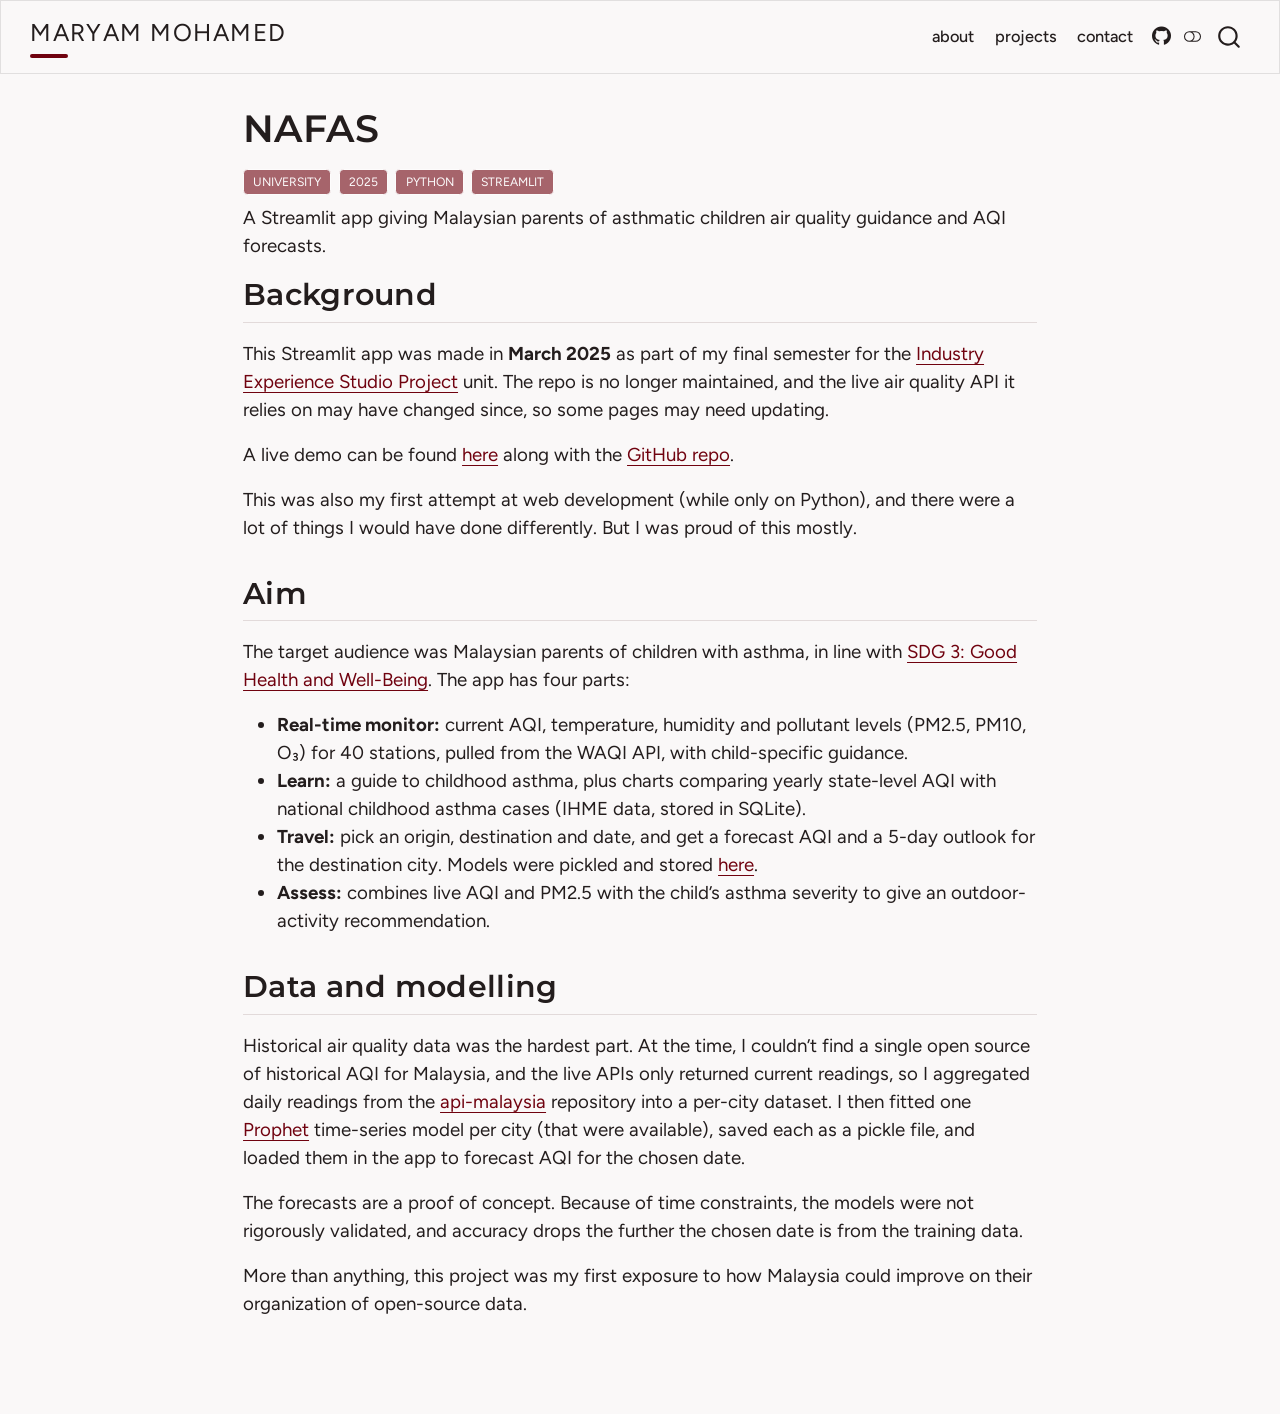
<file: docs/projects/nafas/nafas.html>
<!DOCTYPE html>
<html xmlns="http://www.w3.org/1999/xhtml" lang="en" xml:lang="en"><head>

<meta charset="utf-8">
<meta name="generator" content="quarto-1.10.18">

<meta name="viewport" content="width=device-width, initial-scale=1.0, user-scalable=yes">

<meta name="description" content="A Streamlit app giving Malaysian parents of asthmatic children air quality guidance and AQI forecasts.">

<title>NAFAS – Maryam Mohamed</title>
<style>
/* Default styles provided by pandoc.
** See https://pandoc.org/MANUAL.html#variables-for-html for config info.
*/
span.smallcaps{font-variant: small-caps;}
div.columns{display: flex; gap: 1.5em;}
div.column{flex: auto;}
@media screen {
div.columns{gap: min(4vw, 1.5em);}
div.column{overflow-x: auto;}
}
div.hanging-indent{margin-left: 1.5em; text-indent: -1.5em;}
ul.task-list{list-style: none;}
ul.task-list li input[type="checkbox"] {
  width: 0.8em;
  margin: 0 0.8em 0.2em -1em; /* quarto-specific, see https://github.com/quarto-dev/quarto-cli/issues/4556 */ 
  vertical-align: middle;
}
</style>


<script src="../../site_libs/quarto-nav/quarto-nav.js"></script>
<script src="../../site_libs/quarto-nav/headroom.min.js"></script>
<script src="../../site_libs/clipboard/clipboard.min.js"></script>
<script src="../../site_libs/quarto-search/autocomplete.umd.js"></script>
<script src="../../site_libs/quarto-search/fuse.min.js"></script>
<script src="../../site_libs/quarto-search/quarto-search.js"></script>
<meta name="quarto:offset" content="../../">
<link href="../../images/logo.png" rel="icon" type="image/png">
<script src="../../site_libs/quarto-html/quarto.js" type="module"></script>
<script src="../../site_libs/quarto-html/tabsets/tabsets.js" type="module"></script>
<script src="../../site_libs/quarto-html/popper.min.js"></script>
<script src="../../site_libs/quarto-html/tippy.umd.min.js"></script>
<script src="../../site_libs/quarto-html/anchor.min.js"></script>
<link href="../../site_libs/quarto-html/tippy.css" rel="stylesheet">
<link href="../../site_libs/quarto-html/quarto-syntax-highlighting-4ffc9315a0e0aea7fb861ee41eb61485.css" rel="stylesheet" class="quarto-color-scheme" id="quarto-text-highlighting-styles">
<link href="../../site_libs/quarto-html/quarto-syntax-highlighting-dark-dad56c6ca80291656006b91b1d5ec8f1.css" rel="stylesheet" class="quarto-color-scheme quarto-color-alternate" id="quarto-text-highlighting-styles">
<link href="../../site_libs/quarto-html/quarto-syntax-highlighting-4ffc9315a0e0aea7fb861ee41eb61485.css" rel="stylesheet" class="quarto-color-scheme-extra" id="quarto-text-highlighting-styles">
<script src="../../site_libs/bootstrap/bootstrap.min.js"></script>
<link href="../../site_libs/bootstrap/bootstrap-icons.css" rel="stylesheet">
<link href="../../site_libs/bootstrap/bootstrap-9ab8383e6a60ace7a70a84b6d76b96a6.min.css" rel="stylesheet" append-hash="true" class="quarto-color-scheme" id="quarto-bootstrap" data-mode="light">
<link href="../../site_libs/bootstrap/bootstrap-dark-97ca1bf4bb06ac5b35c1deb2603df031.min.css" rel="stylesheet" append-hash="true" class="quarto-color-scheme quarto-color-alternate" id="quarto-bootstrap" data-mode="dark">
<link href="../../site_libs/bootstrap/bootstrap-9ab8383e6a60ace7a70a84b6d76b96a6.min.css" rel="stylesheet" append-hash="true" class="quarto-color-scheme-extra" id="quarto-bootstrap" data-mode="light">
<script id="quarto-search-options" type="application/json">{
  "location": "navbar",
  "copy-button": false,
  "collapse-after": 3,
  "panel-placement": "end",
  "type": "overlay",
  "limit": 50,
  "keyboard-shortcut": [
    "f",
    "/",
    "s"
  ],
  "show-item-context": false,
  "language": {
    "search-no-results-text": "No results",
    "search-matching-documents-text": "matching documents",
    "search-copy-link-title": "Copy link to search",
    "search-hide-matches-text": "Hide additional matches",
    "search-more-match-text": "more match in this document",
    "search-more-matches-text": "more matches in this document",
    "search-clear-button-title": "Clear",
    "search-text-placeholder": "",
    "search-detached-cancel-button-title": "Cancel",
    "search-submit-button-title": "Submit",
    "search-label": "Search"
  }
}</script>
<style>html{ scroll-behavior: smooth; }</style>


<link rel="stylesheet" href="../../assets/mm-styles.css">
</head>

<body class="nav-fixed fullcontent quarto-light"><script id="quarto-html-before-body" type="application/javascript">
    const toggleBodyColorMode = (bsSheetEl) => {
      const mode = bsSheetEl.getAttribute("data-mode");
      const bodyEl = window.document.querySelector("body");
      if (mode === "dark") {
        bodyEl.classList.add("quarto-dark");
        bodyEl.classList.remove("quarto-light");
      } else {
        bodyEl.classList.add("quarto-light");
        bodyEl.classList.remove("quarto-dark");
      }
    }
    const toggleBodyColorPrimary = () => {
      const bsSheetEl = window.document.querySelector("link#quarto-bootstrap:not([rel=disabled-stylesheet])");
      if (bsSheetEl) {
        toggleBodyColorMode(bsSheetEl);
      }
    }
    const setColorSchemeToggle = (alternate) => {
      const toggles = window.document.querySelectorAll('.quarto-color-scheme-toggle');
      for (let i=0; i < toggles.length; i++) {
        const toggle = toggles[i];
        if (toggle) {
          if (alternate) {
            toggle.classList.add("alternate");
          } else {
            toggle.classList.remove("alternate");
          }
        }
      }
    };
    const toggleColorMode = (alternate) => {
      // Switch the stylesheets
      const primaryStylesheets = window.document.querySelectorAll('link.quarto-color-scheme:not(.quarto-color-alternate)');
      const alternateStylesheets = window.document.querySelectorAll('link.quarto-color-scheme.quarto-color-alternate');
      manageTransitions('#quarto-margin-sidebar .nav-link', false);
      if (alternate) {
        // note: dark is layered on light, we don't disable primary!
        enableStylesheet(alternateStylesheets);
        for (const sheetNode of alternateStylesheets) {
          if (sheetNode.id === "quarto-bootstrap") {
            toggleBodyColorMode(sheetNode);
          }
        }
      } else {
        disableStylesheet(alternateStylesheets);
        enableStylesheet(primaryStylesheets)
        toggleBodyColorPrimary();
      }
      manageTransitions('#quarto-margin-sidebar .nav-link', true);
      // Switch the toggles
      setColorSchemeToggle(alternate)
      // Hack to workaround the fact that safari doesn't
      // properly recolor the scrollbar when toggling (#1455)
      if (navigator.userAgent.indexOf('Safari') > 0 && navigator.userAgent.indexOf('Chrome') == -1) {
        manageTransitions("body", false);
        window.scrollTo(0, 1);
        setTimeout(() => {
          window.scrollTo(0, 0);
          manageTransitions("body", true);
        }, 40);
      }
    }
    const disableStylesheet = (stylesheets) => {
      for (let i=0; i < stylesheets.length; i++) {
        const stylesheet = stylesheets[i];
        stylesheet.rel = 'disabled-stylesheet';
      }
    }
    const enableStylesheet = (stylesheets) => {
      for (let i=0; i < stylesheets.length; i++) {
        const stylesheet = stylesheets[i];
        if(stylesheet.rel !== 'stylesheet') { // for Chrome, which will still FOUC without this check
          stylesheet.rel = 'stylesheet';
        }
      }
    }
    const manageTransitions = (selector, allowTransitions) => {
      const els = window.document.querySelectorAll(selector);
      for (let i=0; i < els.length; i++) {
        const el = els[i];
        if (allowTransitions) {
          el.classList.remove('notransition');
        } else {
          el.classList.add('notransition');
        }
      }
    }
    const isFileUrl = () => {
      return window.location.protocol === 'file:';
    }
    const hasAlternateSentinel = () => {
      let styleSentinel = getColorSchemeSentinel();
      if (styleSentinel !== null) {
        return styleSentinel === "alternate";
      } else {
        return false;
      }
    }
    const setStyleSentinel = (alternate) => {
      const value = alternate ? "alternate" : "default";
      if (!isFileUrl()) {
        window.localStorage.setItem("quarto-color-scheme", value);
      } else {
        localAlternateSentinel = value;
      }
    }
    const getColorSchemeSentinel = () => {
      if (!isFileUrl()) {
        const storageValue = window.localStorage.getItem("quarto-color-scheme");
        return storageValue != null ? storageValue : localAlternateSentinel;
      } else {
        return localAlternateSentinel;
      }
    }
    const toggleGiscusIfUsed = (isAlternate, darkModeDefault) => {
      const baseTheme = document.querySelector('#giscus-base-theme')?.value ?? 'light';
      const alternateTheme = document.querySelector('#giscus-alt-theme')?.value ?? 'dark';
      let newTheme = '';
      if(authorPrefersDark) {
        newTheme = isAlternate ? baseTheme : alternateTheme;
      } else {
        newTheme = isAlternate ? alternateTheme : baseTheme;
      }
      const changeGiscusTheme = () => {
        // From: https://github.com/giscus/giscus/issues/336
        const sendMessage = (message) => {
          const iframe = document.querySelector('iframe.giscus-frame');
          if (!iframe) return;
          iframe.contentWindow.postMessage({ giscus: message }, 'https://giscus.app');
        }
        sendMessage({
          setConfig: {
            theme: newTheme
          }
        });
      }
      const isGiscussLoaded = window.document.querySelector('iframe.giscus-frame') !== null;
      if (isGiscussLoaded) {
        changeGiscusTheme();
      }
    };
    const authorPrefersDark = false;
    const darkModeDefault = authorPrefersDark;
      document.querySelector('link#quarto-text-highlighting-styles.quarto-color-scheme-extra').rel = 'disabled-stylesheet';
      document.querySelector('link#quarto-bootstrap.quarto-color-scheme-extra').rel = 'disabled-stylesheet';
    let localAlternateSentinel = darkModeDefault ? 'alternate' : 'default';
    // Dark / light mode switch
    window.quartoToggleColorScheme = () => {
      // Read the current dark / light value
      let toAlternate = !hasAlternateSentinel();
      toggleColorMode(toAlternate);
      setStyleSentinel(toAlternate);
      toggleGiscusIfUsed(toAlternate, darkModeDefault);
      window.dispatchEvent(new Event('resize'));
    };
    // Switch to dark mode if need be
    if (hasAlternateSentinel()) {
      toggleColorMode(true);
    } else {
      toggleColorMode(false);
    }
  </script>

<div id="quarto-search-results"></div>
  <header id="quarto-header" class="headroom fixed-top">
    <nav class="navbar navbar-expand-lg " data-bs-theme="dark">
      <div class="navbar-container container-fluid">
      <div class="navbar-brand-container mx-auto">
    <a class="navbar-brand" href="../../index.html">
    <span class="navbar-title">MARYAM MOHAMED<span class="name-bar"></span></span>
    </a>
  </div>
            <div id="quarto-search" class="" title="Search"></div>
          <button class="navbar-toggler" type="button" data-bs-toggle="collapse" data-bs-target="#navbarCollapse" aria-controls="navbarCollapse" role="menu" aria-expanded="false" aria-label="Toggle navigation" onclick="if (window.quartoToggleHeadroom) { window.quartoToggleHeadroom(); }">
  <span class="navbar-toggler-icon"></span>
</button>
          <div class="collapse navbar-collapse" id="navbarCollapse">
            <ul class="navbar-nav navbar-nav-scroll ms-auto">
  <li class="nav-item">
    <a class="nav-link" href="../../about.html"> 
<span class="menu-text">about</span></a>
  </li>  
  <li class="nav-item">
    <a class="nav-link" href="../../projects.html"> 
<span class="menu-text">projects</span></a>
  </li>  
  <li class="nav-item">
    <a class="nav-link" href="../../contact.html"> 
<span class="menu-text">contact</span></a>
  </li>  
  <li class="nav-item compact">
    <a class="nav-link" href="https://github.com/mary-emm/mm-portfolio" target="_blank"> <i class="bi bi-github" role="img" aria-label="GitHub">
</i> 
<span class="menu-text"></span></a>
  </li>  
</ul>
          </div> <!-- /navcollapse -->
            <div class="quarto-navbar-tools">
  <a href="" class="quarto-color-scheme-toggle quarto-navigation-tool  px-1" onclick="window.quartoToggleColorScheme(); return false;" title="Toggle dark mode"><i class="bi"></i></a>
</div>
      </div> <!-- /container-fluid -->
    </nav>
</header>
<!-- content -->
<div id="quarto-content" class="quarto-container page-columns page-rows-contents page-layout-article page-navbar">
<!-- sidebar -->
<!-- margin-sidebar -->
    
<!-- main -->
<main class="content" id="quarto-document-content">


<header id="title-block-header" class="quarto-title-block default">
<div class="quarto-title">
<h1 class="title">NAFAS</h1>
  <div class="quarto-categories">
    <div class="quarto-category">University</div>
    <div class="quarto-category">2025</div>
    <div class="quarto-category">Python</div>
    <div class="quarto-category">Streamlit</div>
  </div>
  </div>

<div>
  <div class="description">
    A Streamlit app giving Malaysian parents of asthmatic children air quality guidance and AQI forecasts.
  </div>
</div>


<div class="quarto-title-meta">

    
  
    
  </div>
  


</header>


<section id="background" class="level2">
<h2 class="anchored" data-anchor-id="background">Background</h2>
<p>This Streamlit app was made in <strong>March 2025</strong> as part of my final semester for the <a href="https://handbook.monash.edu/2025/units/FIT5120">Industry Experience Studio Project</a> unit. The repo is no longer maintained, and the live air quality API it relies on may have changed since, so some pages may need updating.</p>
<p>A live demo can be found <a href="https://drive.google.com/file/d/1R_QbQq_jegXa2rwZfxTAKyIh8cVFW5TT/view?usp=sharing" target="_blank">here</a> along with the <a href="https://github.com/mary-emm/nafas/tree/main/nafas/onboarding" target="_blank">GitHub repo</a>.</p>
<p>This was also my first attempt at web development (while only on Python), and there were a lot of things I would have done differently. But I was proud of this mostly.</p>
</section>
<section id="aim" class="level2">
<h2 class="anchored" data-anchor-id="aim">Aim</h2>
<p>The target audience was Malaysian parents of children with asthma, in line with <a href="https://globalgoals.org/goals/3-good-health-and-well-being/" target="_blank">SDG 3: Good Health and Well-Being</a>. The app has four parts:</p>
<ul>
<li><strong>Real-time monitor:</strong> current AQI, temperature, humidity and pollutant levels (PM2.5, PM10, O₃) for 40 stations, pulled from the WAQI API, with child-specific guidance.</li>
<li><strong>Learn:</strong> a guide to childhood asthma, plus charts comparing yearly state-level AQI with national childhood asthma cases (IHME data, stored in SQLite).</li>
<li><strong>Travel:</strong> pick an origin, destination and date, and get a forecast AQI and a 5-day outlook for the destination city. Models were pickled and stored <a href="https://github.com/mary-emm/nafas/tree/main/nafas/onboarding/All_States" target="_blank">here</a>.</li>
<li><strong>Assess:</strong> combines live AQI and PM2.5 with the child’s asthma severity to give an outdoor-activity recommendation.</li>
</ul>
</section>
<section id="data-and-modelling" class="level2">
<h2 class="anchored" data-anchor-id="data-and-modelling">Data and modelling</h2>
<p>Historical air quality data was the hardest part. At the time, I couldn’t find a single open source of historical AQI for Malaysia, and the live APIs only returned current readings, so I aggregated daily readings from the <a href="https://github.com/ynshung/api-malaysia" target="_blank">api-malaysia</a> repository into a per-city dataset. I then fitted one <a href="https://github.com/facebook/prophet" target="_blank">Prophet</a> time-series model per city (that were available), saved each as a pickle file, and loaded them in the app to forecast AQI for the chosen date.</p>
<p>The forecasts are a proof of concept. Because of time constraints, the models were not rigorously validated, and accuracy drops the further the chosen date is from the training data.</p>
<p>More than anything, this project was my first exposure to how Malaysia could improve on their organization of open-source data.</p>


</section>

</main> <!-- /main -->
<script id="quarto-html-after-body" type="application/javascript">
  window.document.addEventListener("DOMContentLoaded", function (event) {
    // Ensure there is a toggle, if there isn't float one in the top right
    if (window.document.querySelector('.quarto-color-scheme-toggle') === null) {
      const a = window.document.createElement('a');
      a.classList.add('top-right');
      a.classList.add('quarto-color-scheme-toggle');
      a.href = "";
      a.onclick = function() { try { window.quartoToggleColorScheme(); } catch {} return false; };
      const i = window.document.createElement("i");
      i.classList.add('bi');
      a.appendChild(i);
      window.document.body.appendChild(a);
    }
    setColorSchemeToggle(hasAlternateSentinel())
    const icon = "";
    const anchorJS = new window.AnchorJS();
    anchorJS.options = {
      placement: 'right',
      icon: icon
    };
    anchorJS.add('.anchored');
    const isCodeAnnotation = (el) => {
      for (const clz of el.classList) {
        if (clz.startsWith('code-annotation-')) {                     
          return true;
        }
      }
      return false;
    }
    const onCopySuccess = function(e) {
      // button target
      const button = e.trigger;
      // don't keep focus
      button.blur();
      // flash "checked"
      button.classList.add('code-copy-button-checked');
      var currentTitle = button.getAttribute("title");
      button.setAttribute("title", "Copied!");
      let tooltip;
      if (window.bootstrap) {
        button.setAttribute("data-bs-toggle", "tooltip");
        button.setAttribute("data-bs-placement", "left");
        button.setAttribute("data-bs-title", "Copied!");
        tooltip = new bootstrap.Tooltip(button, 
          { trigger: "manual", 
            customClass: "code-copy-button-tooltip",
            offset: [0, -8]});
        tooltip.show();    
      }
      setTimeout(function() {
        if (tooltip) {
          tooltip.hide();
          button.removeAttribute("data-bs-title");
          button.removeAttribute("data-bs-toggle");
          button.removeAttribute("data-bs-placement");
        }
        button.setAttribute("title", currentTitle);
        button.classList.remove('code-copy-button-checked');
      }, 1000);
      // clear code selection
      e.clearSelection();
    }
    const getTextToCopy = function(trigger) {
      const outerScaffold = trigger.parentElement.cloneNode(true);
      const codeEl = outerScaffold.querySelector('code');
      for (const childEl of codeEl.children) {
        if (isCodeAnnotation(childEl)) {
          childEl.remove();
        }
      }
      return codeEl.innerText;
    }
    const clipboard = new window.ClipboardJS('.code-copy-button:not([data-in-quarto-modal])', {
      text: getTextToCopy
    });
    clipboard.on('success', onCopySuccess);
    if (window.document.getElementById('quarto-embedded-source-code-modal')) {
      const clipboardModal = new window.ClipboardJS('.code-copy-button[data-in-quarto-modal]', {
        text: getTextToCopy,
        container: window.document.getElementById('quarto-embedded-source-code-modal')
      });
      clipboardModal.on('success', onCopySuccess);
    }
      var localhostRegex = new RegExp(/^(?:http|https):\/\/localhost\:?[0-9]*\//);
      var mailtoRegex = new RegExp(/^mailto:/);
        var filterRegex = new RegExp('/' + window.location.host + '/');
      var isInternal = (href) => {
          return filterRegex.test(href) || localhostRegex.test(href) || mailtoRegex.test(href);
      }
      // Inspect non-navigation links and adorn them if external
     var links = window.document.querySelectorAll('a[href]:not(.nav-link):not(.navbar-brand):not(.toc-action):not(.sidebar-link):not(.sidebar-item-toggle):not(.pagination-link):not(.no-external):not([aria-hidden]):not(.dropdown-item):not(.quarto-navigation-tool):not(.about-link)');
      for (var i=0; i<links.length; i++) {
        const link = links[i];
        if (!isInternal(link.href)) {
          // undo the damage that might have been done by quarto-nav.js in the case of
          // links that we want to consider external
          if (link.dataset.originalHref !== undefined) {
            link.href = link.dataset.originalHref;
          }
            // target, if specified
            link.setAttribute("target", "_blank");
            if (link.getAttribute("rel") === null) {
              link.setAttribute("rel", "noopener");
            }
        }
      }
    function tippyHover(el, contentFn, onTriggerFn, onUntriggerFn) {
      const config = {
        allowHTML: true,
        maxWidth: 500,
        delay: 100,
        arrow: false,
        appendTo: function(el) {
            return el.parentElement;
        },
        interactive: true,
        interactiveBorder: 10,
        theme: 'quarto',
        placement: 'bottom-start',
      };
      if (contentFn) {
        config.content = contentFn;
      }
      if (onTriggerFn) {
        config.onTrigger = onTriggerFn;
      }
      if (onUntriggerFn) {
        config.onUntrigger = onUntriggerFn;
      }
      window.tippy(el, config); 
    }
    const noterefs = window.document.querySelectorAll('a[role="doc-noteref"]');
    for (var i=0; i<noterefs.length; i++) {
      const ref = noterefs[i];
      tippyHover(ref, function() {
        // use id or data attribute instead here
        let href = ref.getAttribute('data-footnote-href') || ref.getAttribute('href');
        try { href = new URL(href).hash; } catch {}
        const id = href.replace(/^#\/?/, "");
        const note = window.document.getElementById(id);
        if (note) {
          return note.innerHTML;
        } else {
          return "";
        }
      });
    }
    const xrefs = window.document.querySelectorAll('a.quarto-xref');
    const processXRef = (id, note) => {
      // Strip column container classes
      const stripColumnClz = (el) => {
        el.classList.remove("page-full", "page-columns");
        if (el.children) {
          for (const child of el.children) {
            stripColumnClz(child);
          }
        }
      }
      stripColumnClz(note)
      if (id === null || id.startsWith('sec-')) {
        // Special case sections, only their first couple elements
        const container = document.createElement("div");
        if (note.children && note.children.length > 2) {
          container.appendChild(note.children[0].cloneNode(true));
          for (let i = 1; i < note.children.length; i++) {
            const child = note.children[i];
            if (child.tagName === "P" && child.innerText === "") {
              continue;
            } else {
              container.appendChild(child.cloneNode(true));
              break;
            }
          }
          if (window.Quarto?.typesetMath) {
            window.Quarto.typesetMath(container);
          }
          return container.innerHTML
        } else {
          if (window.Quarto?.typesetMath) {
            window.Quarto.typesetMath(note);
          }
          return note.innerHTML;
        }
      } else {
        // Remove any anchor links if they are present
        const anchorLink = note.querySelector('a.anchorjs-link');
        if (anchorLink) {
          anchorLink.remove();
        }
        if (window.Quarto?.typesetMath) {
          window.Quarto.typesetMath(note);
        }
        if (note.classList.contains("callout")) {
          return note.outerHTML;
        } else {
          return note.innerHTML;
        }
      }
    }
    for (var i=0; i<xrefs.length; i++) {
      const xref = xrefs[i];
      tippyHover(xref, undefined, function(instance) {
        instance.disable();
        let url = xref.getAttribute('href');
        let hash = undefined; 
        if (url.startsWith('#')) {
          hash = url;
        } else {
          try { hash = new URL(url).hash; } catch {}
        }
        if (hash) {
          const id = hash.replace(/^#\/?/, "");
          const note = window.document.getElementById(id);
          if (note !== null) {
            try {
              const html = processXRef(id, note.cloneNode(true));
              instance.setContent(html);
            } finally {
              instance.enable();
              instance.show();
            }
          } else {
            // See if we can fetch this
            fetch(url.split('#')[0])
            .then(res => res.text())
            .then(html => {
              const parser = new DOMParser();
              const htmlDoc = parser.parseFromString(html, "text/html");
              const note = htmlDoc.getElementById(id);
              if (note !== null) {
                const html = processXRef(id, note);
                instance.setContent(html);
              } 
            }).finally(() => {
              instance.enable();
              instance.show();
            });
          }
        } else {
          // See if we can fetch a full url (with no hash to target)
          // This is a special case and we should probably do some content thinning / targeting
          fetch(url)
          .then(res => res.text())
          .then(html => {
            const parser = new DOMParser();
            const htmlDoc = parser.parseFromString(html, "text/html");
            const note = htmlDoc.querySelector('main.content');
            if (note !== null) {
              // This should only happen for chapter cross references
              // (since there is no id in the URL)
              // remove the first header
              if (note.children.length > 0 && note.children[0].tagName === "HEADER") {
                note.children[0].remove();
              }
              const html = processXRef(null, note);
              instance.setContent(html);
            } 
          }).finally(() => {
            instance.enable();
            instance.show();
          });
        }
      }, function(instance) {
      });
    }
        let selectedAnnoteEl;
        const selectorForAnnotation = ( cell, annotation) => {
          let cellAttr = 'data-code-cell="' + cell + '"';
          let lineAttr = 'data-code-annotation="' +  annotation + '"';
          const selector = 'span[' + cellAttr + '][' + lineAttr + ']';
          return selector;
        }
        const selectCodeLines = (annoteEl) => {
          const doc = window.document;
          const targetCell = annoteEl.getAttribute("data-target-cell");
          const targetAnnotation = annoteEl.getAttribute("data-target-annotation");
          const annoteSpan = window.document.querySelector(selectorForAnnotation(targetCell, targetAnnotation));
          const lines = annoteSpan.getAttribute("data-code-lines").split(",");
          const lineIds = lines.map((line) => {
            return targetCell + "-" + line;
          })
          let top = null;
          let height = null;
          let parent = null;
          if (lineIds.length > 0) {
              //compute the position of the single el (top and bottom and make a div)
              const el = window.document.getElementById(lineIds[0]);
              top = el.offsetTop;
              height = el.offsetHeight;
              parent = el.parentElement.parentElement;
            if (lineIds.length > 1) {
              const lastEl = window.document.getElementById(lineIds[lineIds.length - 1]);
              const bottom = lastEl.offsetTop + lastEl.offsetHeight;
              height = bottom - top;
            }
            if (top !== null && height !== null && parent !== null) {
              // cook up a div (if necessary) and position it 
              let div = window.document.getElementById("code-annotation-line-highlight");
              if (div === null) {
                div = window.document.createElement("div");
                div.setAttribute("id", "code-annotation-line-highlight");
                div.style.position = 'absolute';
                parent.appendChild(div);
              }
              div.style.top = top - 2 + "px";
              div.style.height = height + 4 + "px";
              div.style.left = 0;
              let gutterDiv = window.document.getElementById("code-annotation-line-highlight-gutter");
              if (gutterDiv === null) {
                gutterDiv = window.document.createElement("div");
                gutterDiv.setAttribute("id", "code-annotation-line-highlight-gutter");
                gutterDiv.style.position = 'absolute';
                const codeCell = window.document.getElementById(targetCell);
                const gutter = codeCell.querySelector('.code-annotation-gutter');
                gutter.appendChild(gutterDiv);
              }
              gutterDiv.style.top = top - 2 + "px";
              gutterDiv.style.height = height + 4 + "px";
            }
            selectedAnnoteEl = annoteEl;
          }
        };
        const unselectCodeLines = () => {
          const elementsIds = ["code-annotation-line-highlight", "code-annotation-line-highlight-gutter"];
          elementsIds.forEach((elId) => {
            const div = window.document.getElementById(elId);
            if (div) {
              div.remove();
            }
          });
          selectedAnnoteEl = undefined;
        };
          // Handle positioning of the toggle
      window.addEventListener(
        "resize",
        throttle(() => {
          elRect = undefined;
          if (selectedAnnoteEl) {
            selectCodeLines(selectedAnnoteEl);
          }
        }, 10)
      );
      function throttle(fn, ms) {
      let throttle = false;
      let timer;
        return (...args) => {
          if(!throttle) { // first call gets through
              fn.apply(this, args);
              throttle = true;
          } else { // all the others get throttled
              if(timer) clearTimeout(timer); // cancel #2
              timer = setTimeout(() => {
                fn.apply(this, args);
                timer = throttle = false;
              }, ms);
          }
        };
      }
        // Attach click handler to the DT
        const annoteDls = window.document.querySelectorAll('dt[data-target-cell]');
        for (const annoteDlNode of annoteDls) {
          annoteDlNode.addEventListener('click', (event) => {
            const clickedEl = event.target;
            if (clickedEl !== selectedAnnoteEl) {
              unselectCodeLines();
              const activeEl = window.document.querySelector('dt[data-target-cell].code-annotation-active');
              if (activeEl) {
                activeEl.classList.remove('code-annotation-active');
              }
              selectCodeLines(clickedEl);
              clickedEl.classList.add('code-annotation-active');
            } else {
              // Unselect the line
              unselectCodeLines();
              clickedEl.classList.remove('code-annotation-active');
            }
          });
        }
    const findCites = (el) => {
      const parentEl = el.parentElement;
      if (parentEl) {
        const cites = parentEl.dataset.cites;
        if (cites) {
          return {
            el,
            cites: cites.split(' ')
          };
        } else {
          return findCites(el.parentElement)
        }
      } else {
        return undefined;
      }
    };
    var bibliorefs = window.document.querySelectorAll('a[role="doc-biblioref"]');
    for (var i=0; i<bibliorefs.length; i++) {
      const ref = bibliorefs[i];
      const citeInfo = findCites(ref);
      if (citeInfo) {
        tippyHover(citeInfo.el, function() {
          var popup = window.document.createElement('div');
          citeInfo.cites.forEach(function(cite) {
            var citeDiv = window.document.createElement('div');
            citeDiv.classList.add('hanging-indent');
            citeDiv.classList.add('csl-entry');
            var biblioDiv = window.document.getElementById('ref-' + cite);
            if (biblioDiv) {
              citeDiv.innerHTML = biblioDiv.innerHTML;
            }
            popup.appendChild(citeDiv);
          });
          return popup.innerHTML;
        });
      }
    }
  });
  </script>
</div> <!-- /content -->




<script src="../../site_libs/quarto-html/zenscroll-min.js"></script>
</body></html>
</file>
<file: docs/site_libs/quarto-html/tippy.css>
.tippy-box[data-animation=fade][data-state=hidden]{opacity:0}[data-tippy-root]{max-width:calc(100vw - 10px)}.tippy-box{position:relative;background-color:#333;color:#fff;border-radius:4px;font-size:14px;line-height:1.4;white-space:normal;outline:0;transition-property:transform,visibility,opacity}.tippy-box[data-placement^=top]>.tippy-arrow{bottom:0}.tippy-box[data-placement^=top]>.tippy-arrow:before{bottom:-7px;left:0;border-width:8px 8px 0;border-top-color:initial;transform-origin:center top}.tippy-box[data-placement^=bottom]>.tippy-arrow{top:0}.tippy-box[data-placement^=bottom]>.tippy-arrow:before{top:-7px;left:0;border-width:0 8px 8px;border-bottom-color:initial;transform-origin:center bottom}.tippy-box[data-placement^=left]>.tippy-arrow{right:0}.tippy-box[data-placement^=left]>.tippy-arrow:before{border-width:8px 0 8px 8px;border-left-color:initial;right:-7px;transform-origin:center left}.tippy-box[data-placement^=right]>.tippy-arrow{left:0}.tippy-box[data-placement^=right]>.tippy-arrow:before{left:-7px;border-width:8px 8px 8px 0;border-right-color:initial;transform-origin:center right}.tippy-box[data-inertia][data-state=visible]{transition-timing-function:cubic-bezier(.54,1.5,.38,1.11)}.tippy-arrow{width:16px;height:16px;color:#333}.tippy-arrow:before{content:"";position:absolute;border-color:transparent;border-style:solid}.tippy-content{position:relative;padding:5px 9px;z-index:1}
</file>
<file: docs/site_libs/quarto-html/quarto-syntax-highlighting-4ffc9315a0e0aea7fb861ee41eb61485.css>
/* quarto syntax highlight colors */
:root {
  --quarto-hl-ot-color: #003B4F;
  --quarto-hl-at-color: #657422;
  --quarto-hl-ss-color: #20794D;
  --quarto-hl-an-color: #5E5E5E;
  --quarto-hl-fu-color: #4758AB;
  --quarto-hl-st-color: #20794D;
  --quarto-hl-cf-color: #003B4F;
  --quarto-hl-op-color: #5E5E5E;
  --quarto-hl-er-color: #AD0000;
  --quarto-hl-bn-color: #AD0000;
  --quarto-hl-al-color: #AD0000;
  --quarto-hl-va-color: #111111;
  --quarto-hl-bu-color: inherit;
  --quarto-hl-ex-color: inherit;
  --quarto-hl-pp-color: #AD0000;
  --quarto-hl-in-color: #5E5E5E;
  --quarto-hl-vs-color: #20794D;
  --quarto-hl-wa-color: #5E5E5E;
  --quarto-hl-do-color: #5E5E5E;
  --quarto-hl-im-color: #00769E;
  --quarto-hl-ch-color: #20794D;
  --quarto-hl-dt-color: #AD0000;
  --quarto-hl-fl-color: #AD0000;
  --quarto-hl-co-color: #5E5E5E;
  --quarto-hl-cv-color: #5E5E5E;
  --quarto-hl-cn-color: #8f5902;
  --quarto-hl-sc-color: #5E5E5E;
  --quarto-hl-dv-color: #AD0000;
  --quarto-hl-kw-color: #003B4F;
}

/* other quarto variables */
:root {
  --quarto-font-monospace: "Fira Mono", monospace;
}

/* syntax highlight based on Pandoc's rules */
pre > code.sourceCode > span {
  color: #003B4F;
}

code.sourceCode > span {
  color: #003B4F;
}

div.sourceCode,
div.sourceCode pre.sourceCode {
  color: #003B4F;
}

/* Normal */
code span {
  color: #003B4F;
}

/* Alert */
code span.al {
  color: #AD0000;
  font-style: inherit;
}

/* Annotation */
code span.an {
  color: #5E5E5E;
  font-style: inherit;
}

/* Attribute */
code span.at {
  color: #657422;
  font-style: inherit;
}

/* BaseN */
code span.bn {
  color: #AD0000;
  font-style: inherit;
}

/* BuiltIn */
code span.bu {
  font-style: inherit;
}

/* ControlFlow */
code span.cf {
  color: #003B4F;
  font-weight: bold;
  font-style: inherit;
}

/* Char */
code span.ch {
  color: #20794D;
  font-style: inherit;
}

/* Constant */
code span.cn {
  color: #8f5902;
  font-style: inherit;
}

/* Comment */
code span.co {
  color: #5E5E5E;
  font-style: inherit;
}

/* CommentVar */
code span.cv {
  color: #5E5E5E;
  font-style: italic;
}

/* Documentation */
code span.do {
  color: #5E5E5E;
  font-style: italic;
}

/* DataType */
code span.dt {
  color: #AD0000;
  font-style: inherit;
}

/* DecVal */
code span.dv {
  color: #AD0000;
  font-style: inherit;
}

/* Error */
code span.er {
  color: #AD0000;
  font-style: inherit;
}

/* Extension */
code span.ex {
  font-style: inherit;
}

/* Float */
code span.fl {
  color: #AD0000;
  font-style: inherit;
}

/* Function */
code span.fu {
  color: #4758AB;
  font-style: inherit;
}

/* Import */
code span.im {
  color: #00769E;
  font-style: inherit;
}

/* Information */
code span.in {
  color: #5E5E5E;
  font-style: inherit;
}

/* Keyword */
code span.kw {
  color: #003B4F;
  font-weight: bold;
  font-style: inherit;
}

/* Operator */
code span.op {
  color: #5E5E5E;
  font-style: inherit;
}

/* Other */
code span.ot {
  color: #003B4F;
  font-style: inherit;
}

/* Preprocessor */
code span.pp {
  color: #AD0000;
  font-style: inherit;
}

/* SpecialChar */
code span.sc {
  color: #5E5E5E;
  font-style: inherit;
}

/* SpecialString */
code span.ss {
  color: #20794D;
  font-style: inherit;
}

/* String */
code span.st {
  color: #20794D;
  font-style: inherit;
}

/* Variable */
code span.va {
  color: #111111;
  font-style: inherit;
}

/* VerbatimString */
code span.vs {
  color: #20794D;
  font-style: inherit;
}

/* Warning */
code span.wa {
  color: #5E5E5E;
  font-style: italic;
}

.prevent-inlining {
  content: "</";
}

/*# sourceMappingURL=0878e506bd47184dfd65ca9807da96cc.css.map */
</file>
<file: docs/site_libs/quarto-html/quarto-syntax-highlighting-dark-dad56c6ca80291656006b91b1d5ec8f1.css>
/* quarto syntax highlight colors */
:root {
  --quarto-hl-al-color: #f07178;
  --quarto-hl-an-color: #d4d0ab;
  --quarto-hl-at-color: #00e0e0;
  --quarto-hl-bn-color: #d4d0ab;
  --quarto-hl-bu-color: #abe338;
  --quarto-hl-ch-color: #abe338;
  --quarto-hl-co-color: #f8f8f2;
  --quarto-hl-cv-color: #ffd700;
  --quarto-hl-cn-color: #ffd700;
  --quarto-hl-cf-color: #ffa07a;
  --quarto-hl-dt-color: #ffa07a;
  --quarto-hl-dv-color: #d4d0ab;
  --quarto-hl-do-color: #f8f8f2;
  --quarto-hl-er-color: #f07178;
  --quarto-hl-ex-color: #00e0e0;
  --quarto-hl-fl-color: #d4d0ab;
  --quarto-hl-fu-color: #ffa07a;
  --quarto-hl-im-color: #abe338;
  --quarto-hl-in-color: #d4d0ab;
  --quarto-hl-kw-color: #ffa07a;
  --quarto-hl-op-color: #ffa07a;
  --quarto-hl-ot-color: #00e0e0;
  --quarto-hl-pp-color: #dcc6e0;
  --quarto-hl-re-color: #00e0e0;
  --quarto-hl-sc-color: #abe338;
  --quarto-hl-ss-color: #abe338;
  --quarto-hl-st-color: #abe338;
  --quarto-hl-va-color: #00e0e0;
  --quarto-hl-vs-color: #abe338;
  --quarto-hl-wa-color: #dcc6e0;
}

/* other quarto variables */
:root {
  --quarto-font-monospace: "Fira Mono", monospace;
}

/* syntax highlight based on Pandoc's rules */
pre > code.sourceCode > span {
  color: #f8f8f2;
}

code.sourceCode > span {
  color: #f8f8f2;
}

div.sourceCode,
div.sourceCode pre.sourceCode {
  color: #f8f8f2;
}

/* Normal */
code span {
  color: #f8f8f2;
}

/* Alert */
code span.al {
  color: #f07178;
}

/* Annotation */
code span.an {
  color: #d4d0ab;
}

/* Attribute */
code span.at {
  color: #00e0e0;
}

/* BaseN */
code span.bn {
  color: #d4d0ab;
}

/* BuiltIn */
code span.bu {
  color: #abe338;
}

/* ControlFlow */
code span.cf {
  font-weight: bold;
  color: #ffa07a;
}

/* Char */
code span.ch {
  color: #abe338;
}

/* Constant */
code span.cn {
  color: #ffd700;
}

/* Comment */
code span.co {
  font-style: italic;
  color: #f8f8f2;
}

/* CommentVar */
code span.cv {
  color: #ffd700;
}

/* Documentation */
code span.do {
  color: #f8f8f2;
}

/* DataType */
code span.dt {
  color: #ffa07a;
}

/* DecVal */
code span.dv {
  color: #d4d0ab;
}

/* Error */
code span.er {
  color: #f07178;
  text-decoration: underline;
}

/* Extension */
code span.ex {
  font-weight: bold;
  color: #00e0e0;
}

/* Float */
code span.fl {
  color: #d4d0ab;
}

/* Function */
code span.fu {
  color: #ffa07a;
}

/* Import */
code span.im {
  color: #abe338;
}

/* Information */
code span.in {
  color: #d4d0ab;
}

/* Keyword */
code span.kw {
  font-weight: bold;
  color: #ffa07a;
}

/* Operator */
code span.op {
  color: #ffa07a;
}

/* Other */
code span.ot {
  color: #00e0e0;
}

/* Preprocessor */
code span.pp {
  color: #dcc6e0;
}

/* RegionMarker */
code span.re {
  background-color: #f8f8f2;
  color: #00e0e0;
}

/* SpecialChar */
code span.sc {
  color: #abe338;
}

/* SpecialString */
code span.ss {
  color: #abe338;
}

/* String */
code span.st {
  color: #abe338;
}

/* Variable */
code span.va {
  color: #00e0e0;
}

/* VerbatimString */
code span.vs {
  color: #abe338;
}

/* Warning */
code span.wa {
  color: #dcc6e0;
}

.prevent-inlining {
  content: "</";
}

/*# sourceMappingURL=0cd7b75216be5b5e0dd27000fe0bc534.css.map */
</file>
<file: docs/assets/mm-styles.css>
/* About page timeline. Colours follow the active light/dark theme. */
.tl { border-left: 3px solid var(--bs-secondary-color, #888); padding-left: 1rem; }
.tl details { margin-bottom: 1.2rem; }

.tl summary {
  display: flex;
  align-items: center;
  gap: 1rem;
  cursor: pointer;
  list-style: none;
  color: var(--bs-body-color);
}
.tl summary::-webkit-details-marker { display: none; }
.tl summary::after { content: "▾"; margin-left: auto; color: var(--bs-primary); }
.tl details[open] summary::after { content: "▴"; }

/* closed = body colour, open = primary */
.tl details[open] summary { color: var(--bs-primary); }

.tl img {
  width: 48px;
  height: 48px;
  object-fit: contain;
  border-radius: 12px;
  background: #fff;
  padding: 4px;
}
/* for the University of Newcastle logo */
.tl img.logo-plain { background: none; padding: 0; object-fit: cover; }

.tl b { display: block; }
.tl .more { margin: 0.6rem 0 0 4rem; font-size: 0.95rem; }

/* project listing cards on the Projects page */
.quarto-grid-item .card-img-top { object-fit: cover; }
/* no placeholder block for projects without an image */
.listing-item-img-placeholder { display: none; }
</file>
